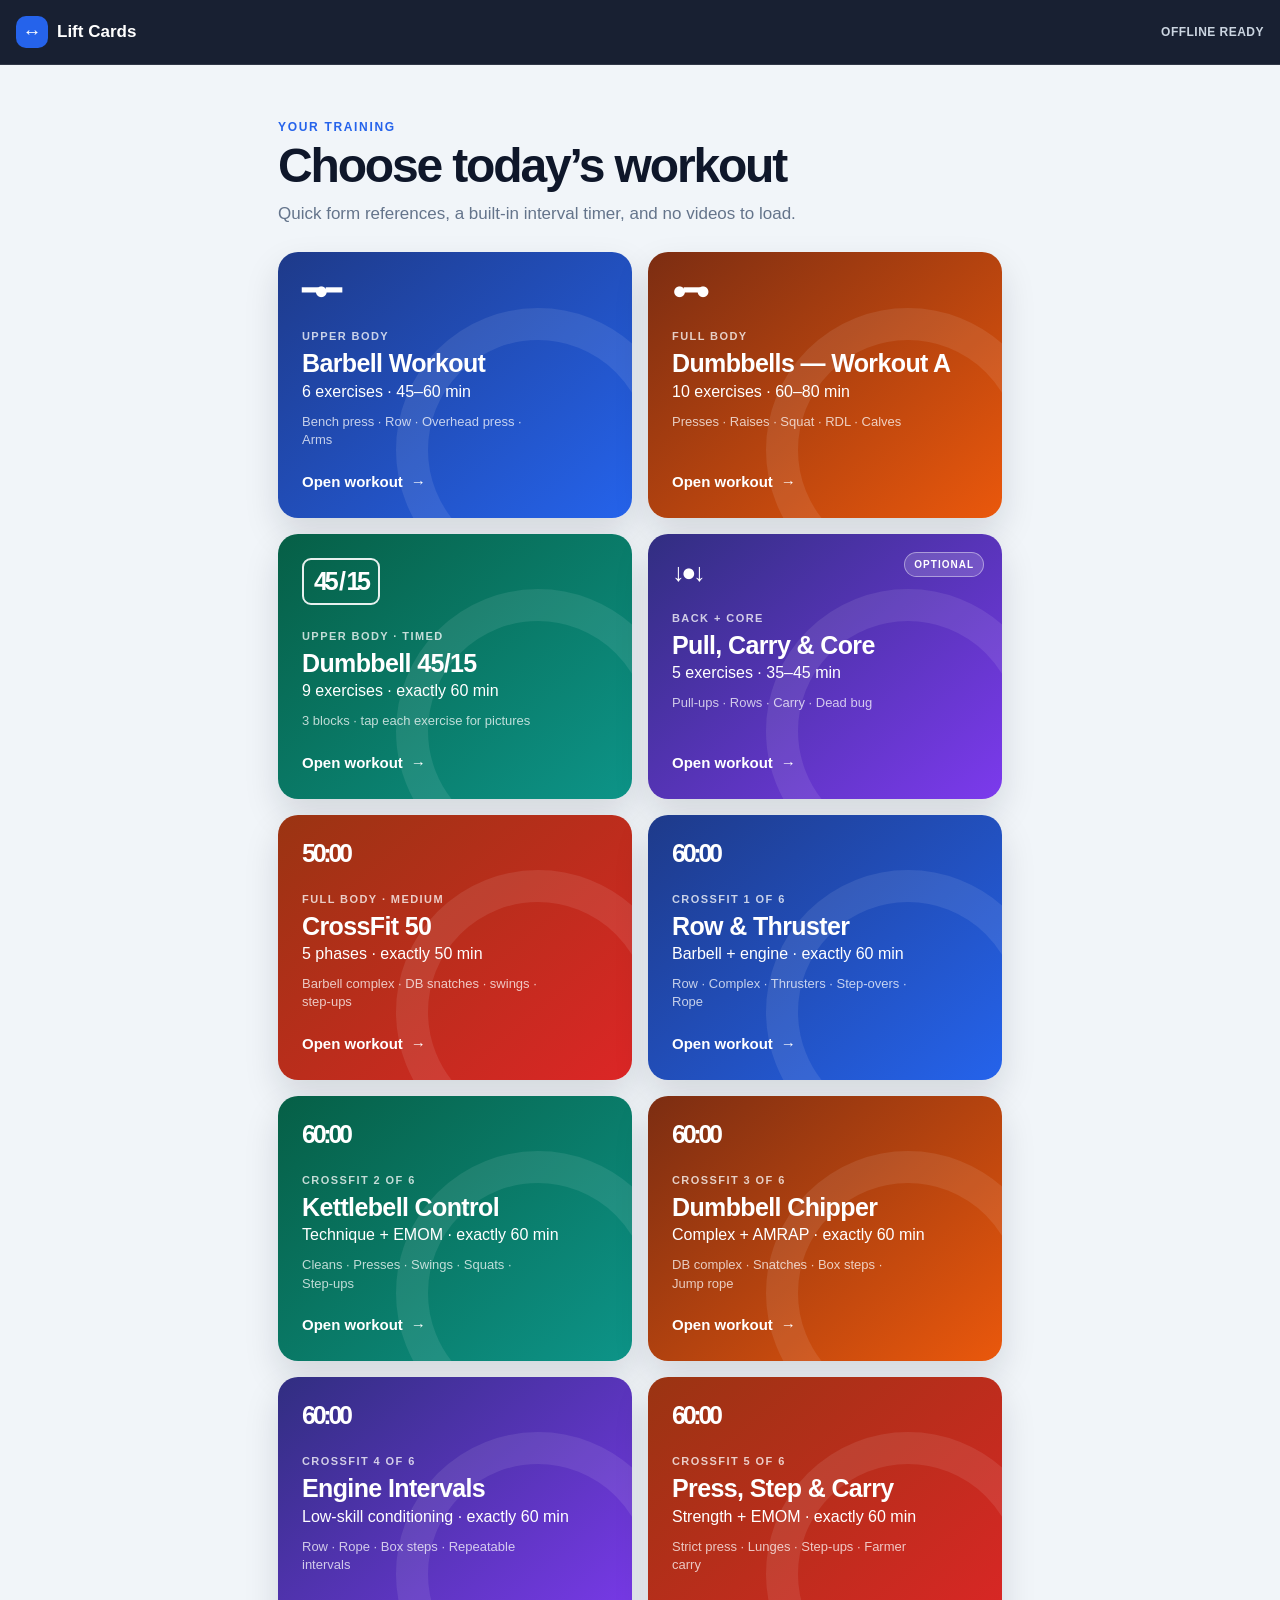
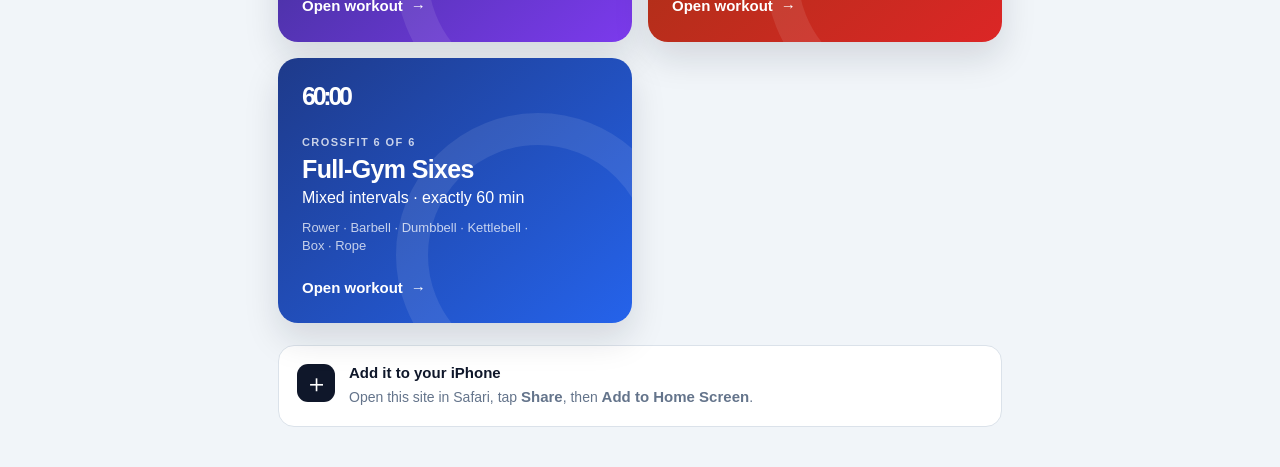
<file: index.html>
<!doctype html>
<html lang="en">
<head>
  <meta charset="utf-8">
  <meta name="viewport" content="width=device-width, initial-scale=1, viewport-fit=cover">
  <meta name="theme-color" content="#0f172a">
  <meta name="apple-mobile-web-app-capable" content="yes">
  <meta name="apple-mobile-web-app-status-bar-style" content="black-translucent">
  <meta name="apple-mobile-web-app-title" content="Lift Cards">
  <title>Lift Cards</title>
  <link rel="manifest" href="manifest.webmanifest">
  <link rel="apple-touch-icon" href="icons/apple-touch-icon.png">
  <link rel="stylesheet" href="styles.css">
  <script src="app.js" defer></script>
</head>
<body class="home-page">
  <header class="app-bar">
    <a class="brand" href="index.html" aria-label="Lift Cards home">
      <span class="brand-mark" aria-hidden="true">↔</span>
      <span>Lift Cards</span>
    </a>
    <span class="offline-label">Offline ready</span>
  </header>

  <main class="home-content">
    <section class="hero">
      <p class="eyebrow">YOUR TRAINING</p>
      <h1>Choose today’s workout</h1>
      <p>Quick form references, a built-in interval timer, and no videos to load.</p>
    </section>

    <section class="workout-grid" aria-label="Available workouts">
      <a class="workout-card barbell-card" href="barbell.html">
        <span class="card-icon" aria-hidden="true">━●━</span>
        <span class="card-kicker">UPPER BODY</span>
        <strong>Barbell Workout</strong>
        <span>6 exercises · 45–60 min</span>
        <span class="exercise-preview">Bench press · Row · Overhead press · Arms</span>
        <span class="open-workout">Open workout <span aria-hidden="true">→</span></span>
      </a>

      <a class="workout-card dumbbell-card" href="dumbbell.html">
        <span class="card-icon" aria-hidden="true">●━●</span>
        <span class="card-kicker">FULL BODY</span>
        <strong>Dumbbells — Workout A</strong>
        <span>10 exercises · 60–80 min</span>
        <span class="exercise-preview">Presses · Raises · Squat · RDL · Calves</span>
        <span class="open-workout">Open workout <span aria-hidden="true">→</span></span>
      </a>

      <a class="workout-card complex-card" href="complex.html">
        <span class="card-icon timer-card-icon" aria-hidden="true">45 / 15</span>
        <span class="card-kicker">UPPER BODY · TIMED</span>
        <strong>Dumbbell 45/15</strong>
        <span>9 exercises · exactly 60 min</span>
        <span class="exercise-preview">3 blocks · tap each exercise for pictures</span>
        <span class="open-workout">Open workout <span aria-hidden="true">→</span></span>
      </a>

      <a class="workout-card pull-card" href="pull-core.html">
        <span class="optional-badge">OPTIONAL</span>
        <span class="card-icon" aria-hidden="true">↓●↓</span>
        <span class="card-kicker">BACK + CORE</span>
        <strong>Pull, Carry &amp; Core</strong>
        <span>5 exercises · 35–45 min</span>
        <span class="exercise-preview">Pull-ups · Rows · Carry · Dead bug</span>
        <span class="open-workout">Open workout <span aria-hidden="true">→</span></span>
      </a>

      <a class="workout-card crossfit-card" href="crossfit.html">
        <span class="card-icon" aria-hidden="true">50:00</span>
        <span class="card-kicker">FULL BODY · MEDIUM</span>
        <strong>CrossFit 50</strong>
        <span>5 phases · exactly 50 min</span>
        <span class="exercise-preview">Barbell complex · DB snatches · swings · step-ups</span>
        <span class="open-workout">Open workout <span aria-hidden="true">→</span></span>
      </a>

      <a class="workout-card barbell-card" href="crossfit-hour-1.html">
        <span class="card-icon" aria-hidden="true">60:00</span>
        <span class="card-kicker">CROSSFIT 1 OF 6</span>
        <strong>Row &amp; Thruster</strong>
        <span>Barbell + engine · exactly 60 min</span>
        <span class="exercise-preview">Row · Complex · Thrusters · Step-overs · Rope</span>
        <span class="open-workout">Open workout <span aria-hidden="true">→</span></span>
      </a>

      <a class="workout-card complex-card" href="crossfit-hour-2.html">
        <span class="card-icon" aria-hidden="true">60:00</span>
        <span class="card-kicker">CROSSFIT 2 OF 6</span>
        <strong>Kettlebell Control</strong>
        <span>Technique + EMOM · exactly 60 min</span>
        <span class="exercise-preview">Cleans · Presses · Swings · Squats · Step-ups</span>
        <span class="open-workout">Open workout <span aria-hidden="true">→</span></span>
      </a>

      <a class="workout-card dumbbell-card" href="crossfit-hour-3.html">
        <span class="card-icon" aria-hidden="true">60:00</span>
        <span class="card-kicker">CROSSFIT 3 OF 6</span>
        <strong>Dumbbell Chipper</strong>
        <span>Complex + AMRAP · exactly 60 min</span>
        <span class="exercise-preview">DB complex · Snatches · Box steps · Jump rope</span>
        <span class="open-workout">Open workout <span aria-hidden="true">→</span></span>
      </a>

      <a class="workout-card pull-card" href="crossfit-hour-4.html">
        <span class="card-icon" aria-hidden="true">60:00</span>
        <span class="card-kicker">CROSSFIT 4 OF 6</span>
        <strong>Engine Intervals</strong>
        <span>Low-skill conditioning · exactly 60 min</span>
        <span class="exercise-preview">Row · Rope · Box steps · Repeatable intervals</span>
        <span class="open-workout">Open workout <span aria-hidden="true">→</span></span>
      </a>

      <a class="workout-card crossfit-card" href="crossfit-hour-5.html">
        <span class="card-icon" aria-hidden="true">60:00</span>
        <span class="card-kicker">CROSSFIT 5 OF 6</span>
        <strong>Press, Step &amp; Carry</strong>
        <span>Strength + EMOM · exactly 60 min</span>
        <span class="exercise-preview">Strict press · Lunges · Step-ups · Farmer carry</span>
        <span class="open-workout">Open workout <span aria-hidden="true">→</span></span>
      </a>

      <a class="workout-card barbell-card" href="crossfit-hour-6.html">
        <span class="card-icon" aria-hidden="true">60:00</span>
        <span class="card-kicker">CROSSFIT 6 OF 6</span>
        <strong>Full-Gym Sixes</strong>
        <span>Mixed intervals · exactly 60 min</span>
        <span class="exercise-preview">Rower · Barbell · Dumbbell · Kettlebell · Box · Rope</span>
        <span class="open-workout">Open workout <span aria-hidden="true">→</span></span>
      </a>
    </section>

    <aside class="install-card" id="install-help">
      <span class="install-icon" aria-hidden="true">＋</span>
      <div>
        <strong>Add it to your iPhone</strong>
        <p>Open this site in Safari, tap <strong>Share</strong>, then <strong>Add to Home Screen</strong>.</p>
      </div>
    </aside>
  </main>
</body>
</html>
</file>
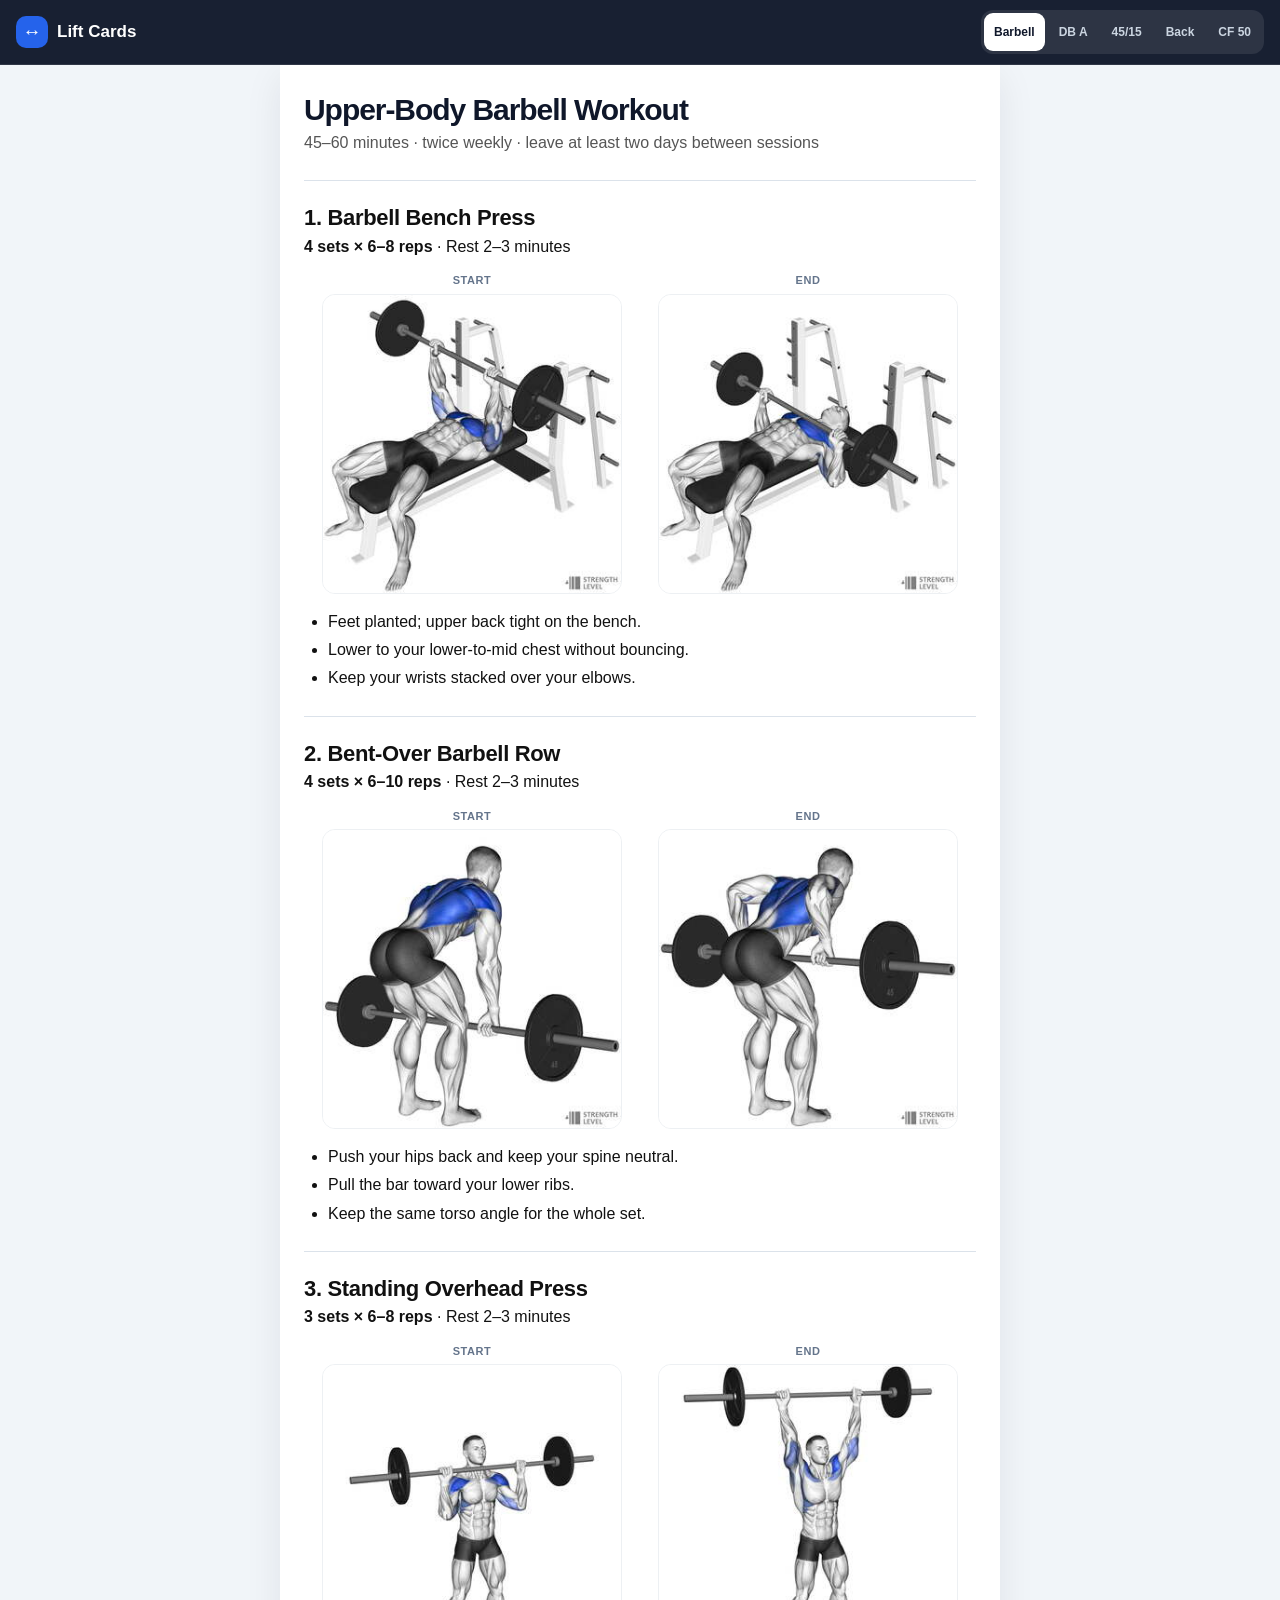
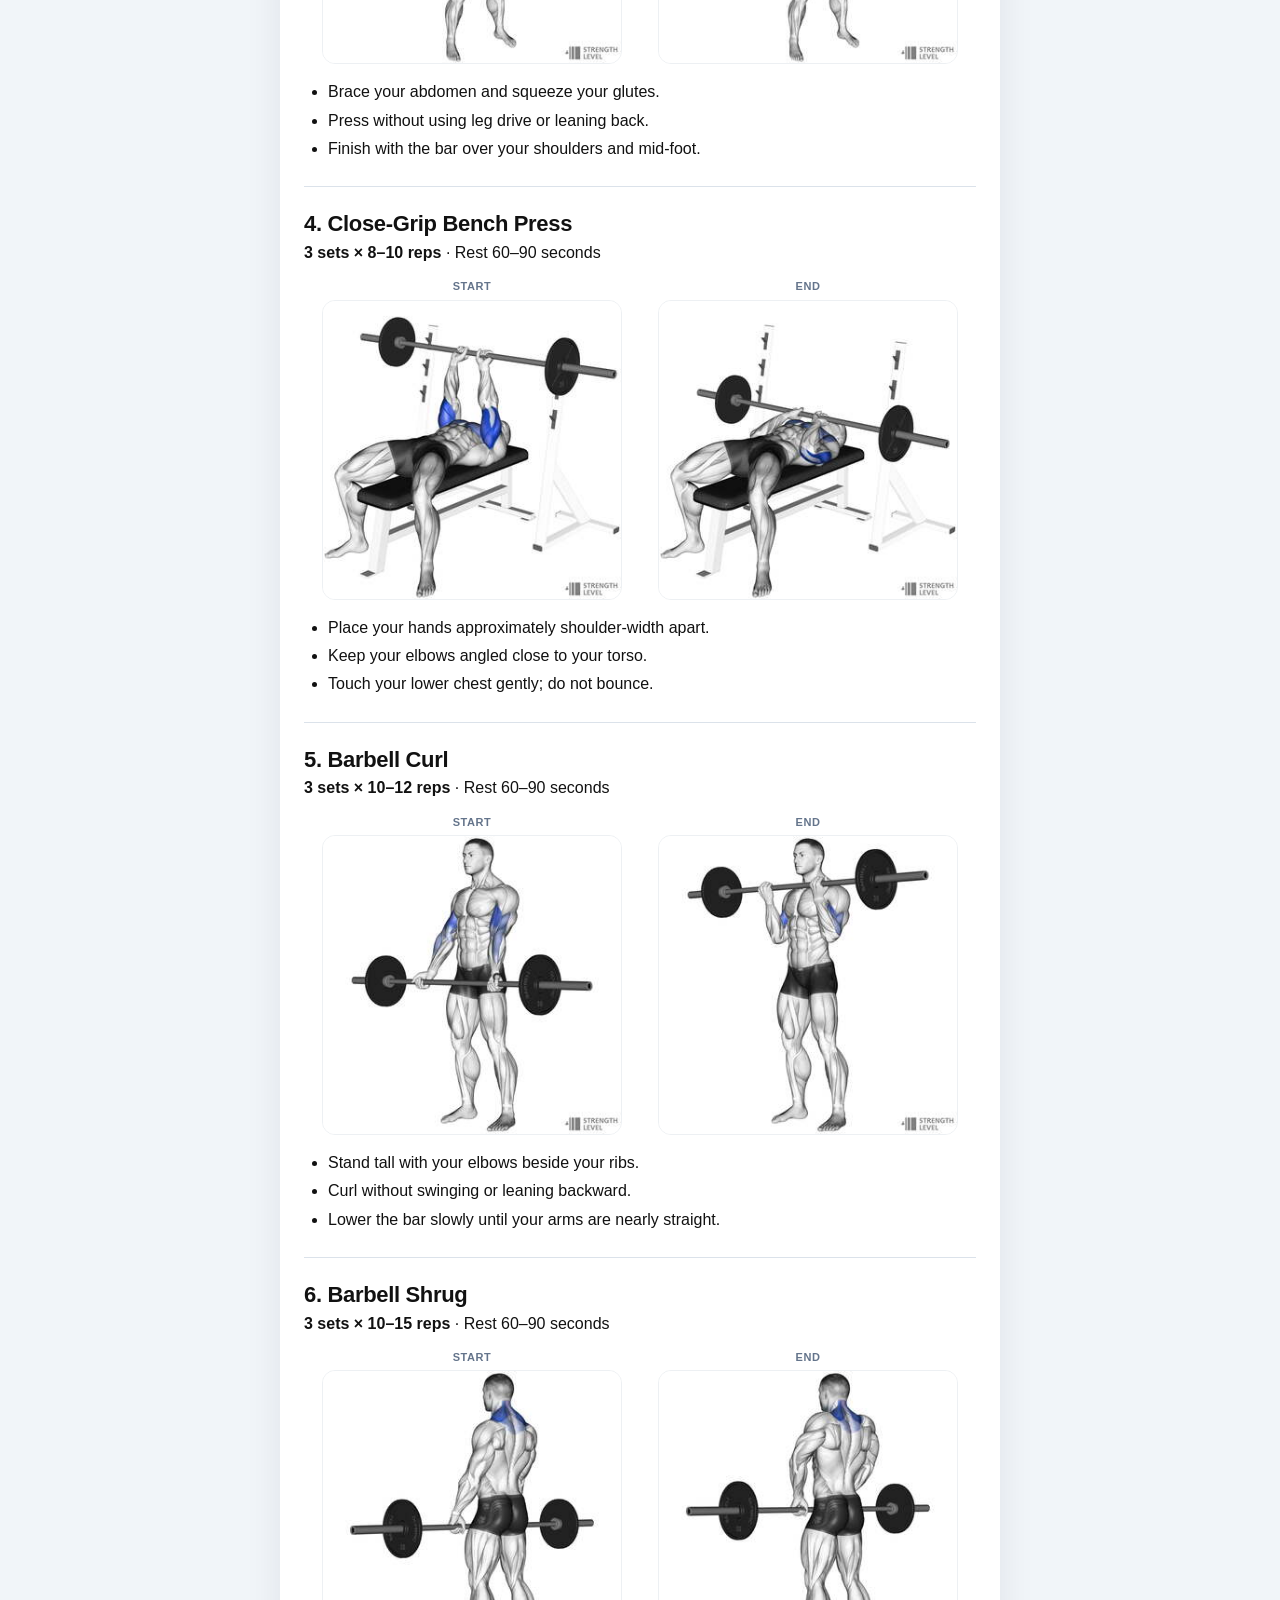
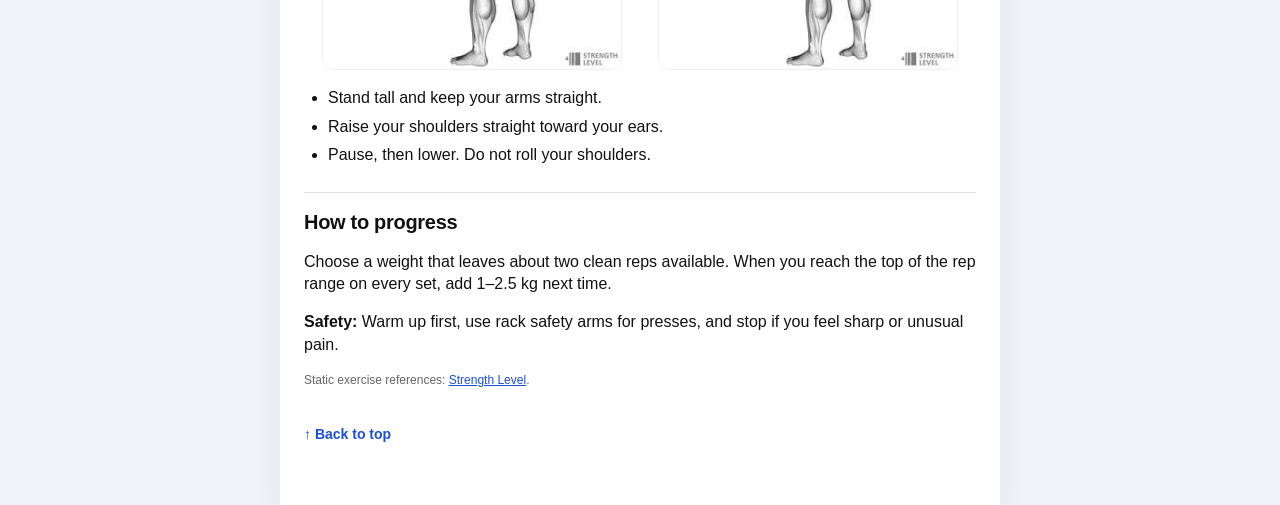
<file: barbell.html>
<!doctype html>
<html lang="en">
<head>
  <meta charset="utf-8">
  <meta name="viewport" content="width=device-width, initial-scale=1, viewport-fit=cover">
  <meta name="theme-color" content="#0f172a">
  <meta name="apple-mobile-web-app-capable" content="yes">
  <meta name="apple-mobile-web-app-status-bar-style" content="black-translucent">
  <meta name="apple-mobile-web-app-title" content="Lift Cards">
  <title>Upper-Body Barbell Workout</title>
  <link rel="manifest" href="manifest.webmanifest">
  <link rel="apple-touch-icon" href="icons/apple-touch-icon.png">
  <link rel="stylesheet" href="styles.css">
  <script src="app.js" defer></script>
</head>
<body id="top" class="workout-page" data-page="barbell" style="margin:0; padding:24px; background:#ffffff; color:#111111; font-family:-apple-system, BlinkMacSystemFont, Helvetica, Arial, sans-serif; line-height:1.4;">
  <header class="app-bar">
    <a class="brand" href="index.html" aria-label="Lift Cards home">
      <span class="brand-mark" aria-hidden="true">↔</span>
      <span>Lift Cards</span>
    </a>
    <nav class="workout-switcher" aria-label="Workouts">
      <a class="mobile-home" href="index.html">Home</a>
      <a href="barbell.html" data-page-link="barbell">Barbell</a>
      <a href="dumbbell.html" data-page-link="dumbbell">DB A</a>
      <a href="complex.html" data-page-link="complex">45/15</a>
      <a href="pull-core.html" data-page-link="pull-core">Back</a>
      <a href="crossfit.html" data-page-link="crossfit">CF 50</a>
    </nav>
  </header>
  <div class="workout-content" style="max-width:680px; margin:0 auto;">
    <h1 style="margin:0 0 6px; font-size:30px;">Upper-Body Barbell Workout</h1>
    <p style="margin:0 0 24px; color:#555555;">45–60 minutes · twice weekly · leave at least two days between sessions</p>

    <hr>

    <h2 style="margin:24px 0 4px; font-size:22px;">1. Barbell Bench Press</h2>
    <p style="margin:0 0 10px;"><strong>4 sets × 6–8 reps</strong> · Rest 2–3 minutes</p>
    <table role="presentation" width="100%" cellpadding="4" cellspacing="0">
      <tr>
        <td width="50%" align="center" valign="top"><strong>START</strong><br><img src="assets/barbell/bench-start.jpg" width="300" height="300" alt="Bench press start position"></td>
        <td width="50%" align="center" valign="top"><strong>END</strong><br><img src="assets/barbell/bench-end.jpg" width="300" height="300" alt="Bench press bottom position"></td>
      </tr>
    </table>
    <ul>
      <li>Feet planted; upper back tight on the bench.</li>
      <li>Lower to your lower-to-mid chest without bouncing.</li>
      <li>Keep your wrists stacked over your elbows.</li>
    </ul>

    <hr>

    <h2 style="margin:24px 0 4px; font-size:22px;">2. Bent-Over Barbell Row</h2>
    <p style="margin:0 0 10px;"><strong>4 sets × 6–10 reps</strong> · Rest 2–3 minutes</p>
    <table role="presentation" width="100%" cellpadding="4" cellspacing="0">
      <tr>
        <td width="50%" align="center" valign="top"><strong>START</strong><br><img src="assets/barbell/row-start.jpg" width="300" height="300" alt="Bent-over row start position"></td>
        <td width="50%" align="center" valign="top"><strong>END</strong><br><img src="assets/barbell/row-end.jpg" width="300" height="300" alt="Bent-over row top position"></td>
      </tr>
    </table>
    <ul>
      <li>Push your hips back and keep your spine neutral.</li>
      <li>Pull the bar toward your lower ribs.</li>
      <li>Keep the same torso angle for the whole set.</li>
    </ul>

    <hr>

    <h2 style="margin:24px 0 4px; font-size:22px;">3. Standing Overhead Press</h2>
    <p style="margin:0 0 10px;"><strong>3 sets × 6–8 reps</strong> · Rest 2–3 minutes</p>
    <table role="presentation" width="100%" cellpadding="4" cellspacing="0">
      <tr>
        <td width="50%" align="center" valign="top"><strong>START</strong><br><img src="assets/barbell/overhead-start.jpg" width="300" height="300" alt="Overhead press start position"></td>
        <td width="50%" align="center" valign="top"><strong>END</strong><br><img src="assets/barbell/overhead-end.jpg" width="300" height="300" alt="Overhead press lockout position"></td>
      </tr>
    </table>
    <ul>
      <li>Brace your abdomen and squeeze your glutes.</li>
      <li>Press without using leg drive or leaning back.</li>
      <li>Finish with the bar over your shoulders and mid-foot.</li>
    </ul>

    <hr>

    <h2 style="margin:24px 0 4px; font-size:22px;">4. Close-Grip Bench Press</h2>
    <p style="margin:0 0 10px;"><strong>3 sets × 8–10 reps</strong> · Rest 60–90 seconds</p>
    <table role="presentation" width="100%" cellpadding="4" cellspacing="0">
      <tr>
        <td width="50%" align="center" valign="top"><strong>START</strong><br><img src="assets/barbell/close-grip-start.jpg" width="300" height="300" alt="Close-grip bench press start position"></td>
        <td width="50%" align="center" valign="top"><strong>END</strong><br><img src="assets/barbell/close-grip-end.jpg" width="300" height="300" alt="Close-grip bench press bottom position"></td>
      </tr>
    </table>
    <ul>
      <li>Place your hands approximately shoulder-width apart.</li>
      <li>Keep your elbows angled close to your torso.</li>
      <li>Touch your lower chest gently; do not bounce.</li>
    </ul>

    <hr>

    <h2 style="margin:24px 0 4px; font-size:22px;">5. Barbell Curl</h2>
    <p style="margin:0 0 10px;"><strong>3 sets × 10–12 reps</strong> · Rest 60–90 seconds</p>
    <table role="presentation" width="100%" cellpadding="4" cellspacing="0">
      <tr>
        <td width="50%" align="center" valign="top"><strong>START</strong><br><img src="assets/barbell/curl-start.jpg" width="300" height="300" alt="Barbell curl start position"></td>
        <td width="50%" align="center" valign="top"><strong>END</strong><br><img src="assets/barbell/curl-end.jpg" width="300" height="300" alt="Barbell curl top position"></td>
      </tr>
    </table>
    <ul>
      <li>Stand tall with your elbows beside your ribs.</li>
      <li>Curl without swinging or leaning backward.</li>
      <li>Lower the bar slowly until your arms are nearly straight.</li>
    </ul>

    <hr>

    <h2 style="margin:24px 0 4px; font-size:22px;">6. Barbell Shrug</h2>
    <p style="margin:0 0 10px;"><strong>3 sets × 10–15 reps</strong> · Rest 60–90 seconds</p>
    <table role="presentation" width="100%" cellpadding="4" cellspacing="0">
      <tr>
        <td width="50%" align="center" valign="top"><strong>START</strong><br><img src="assets/barbell/shrug-start.jpg" width="300" height="300" alt="Barbell shrug start position"></td>
        <td width="50%" align="center" valign="top"><strong>END</strong><br><img src="assets/barbell/shrug-end.jpg" width="300" height="300" alt="Barbell shrug top position"></td>
      </tr>
    </table>
    <ul>
      <li>Stand tall and keep your arms straight.</li>
      <li>Raise your shoulders straight toward your ears.</li>
      <li>Pause, then lower. Do not roll your shoulders.</li>
    </ul>

    <hr>

    <h2 style="font-size:20px;">How to progress</h2>
    <p>Choose a weight that leaves about two clean reps available. When you reach the top of the rep range on every set, add 1–2.5 kg next time.</p>
    <p><strong>Safety:</strong> Warm up first, use rack safety arms for presses, and stop if you feel sharp or unusual pain.</p>
    <p style="color:#666666; font-size:12px;">Static exercise references: <a href="https://strengthlevel.com/exercises/bench-press">Strength Level</a>.</p>
    <a class="back-to-top" href="#top">↑ Back to top</a>
  </div>
</body>
</html>
</file>
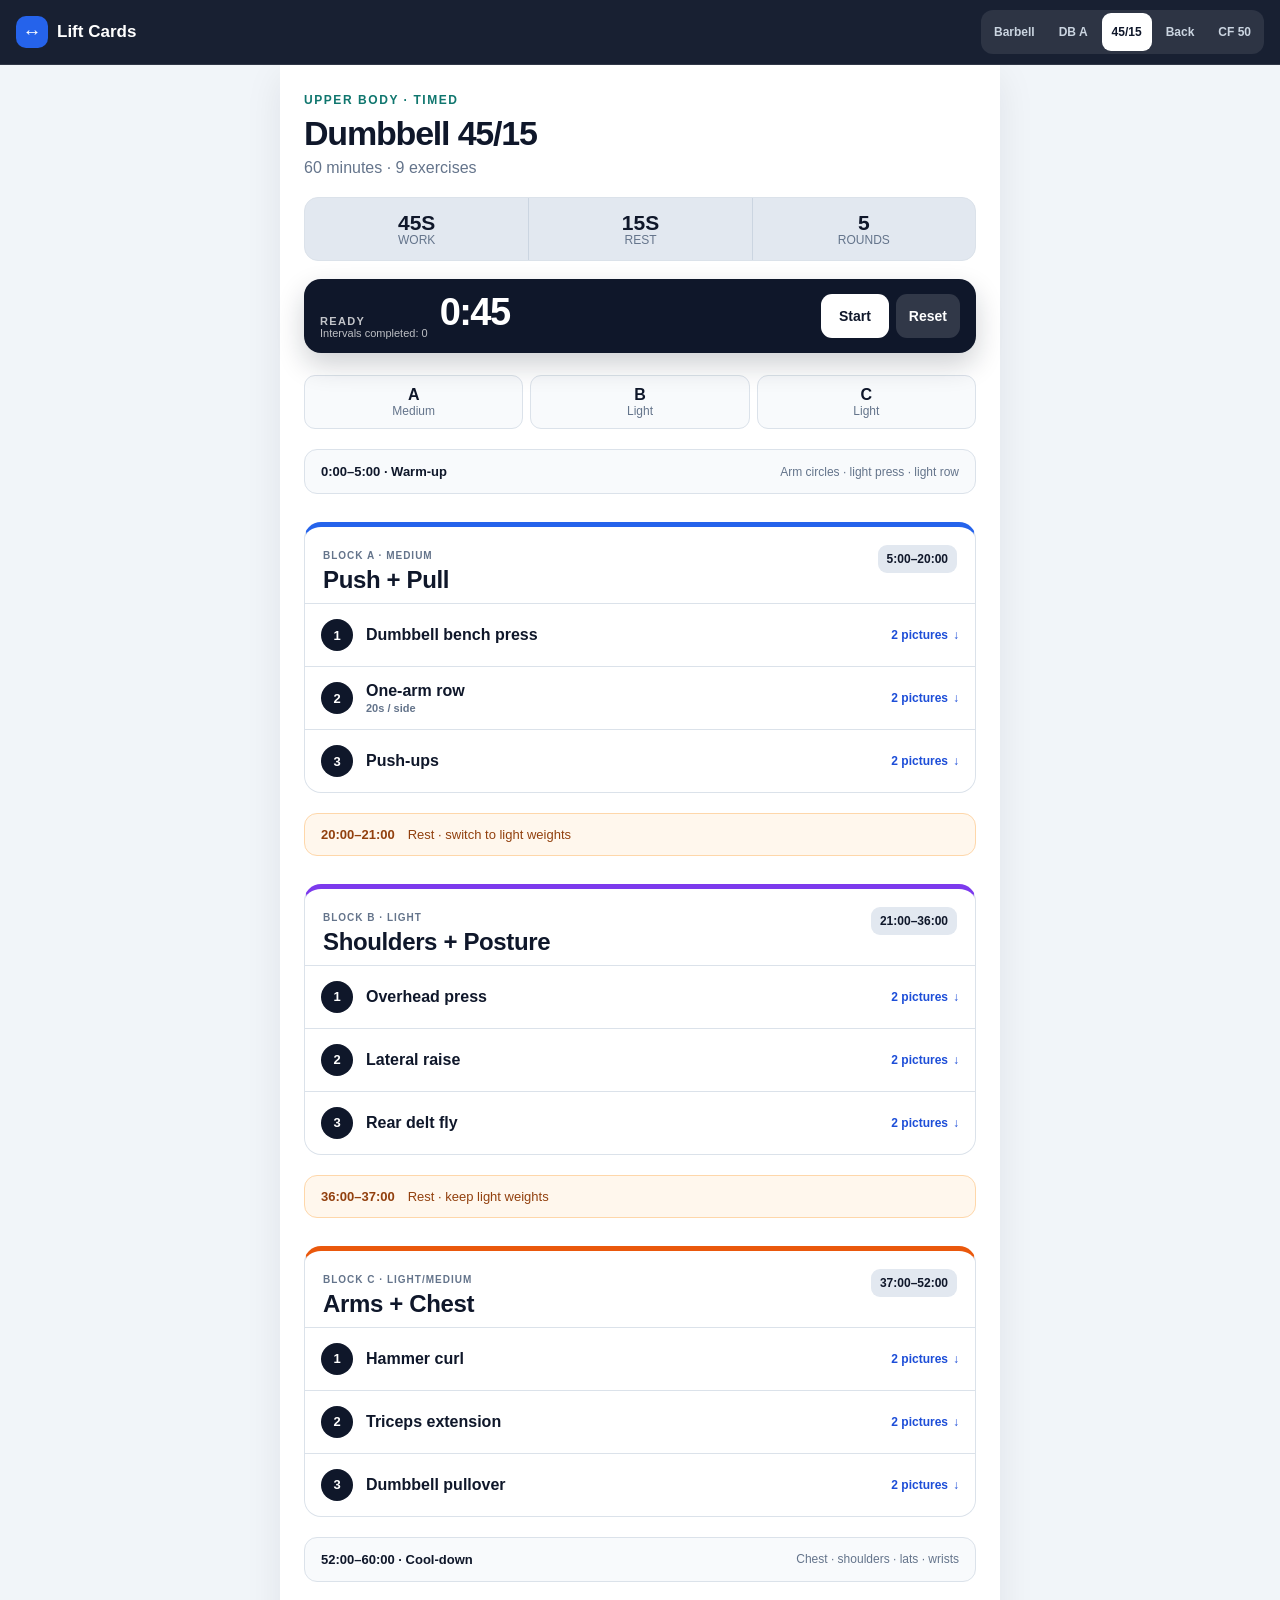
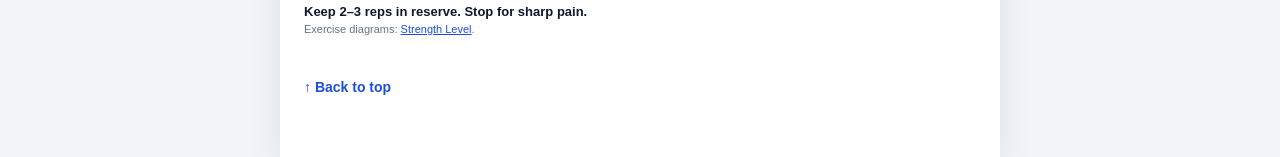
<file: complex.html>
<!doctype html>
<html lang="en">
<head>
  <meta charset="utf-8">
  <meta name="viewport" content="width=device-width, initial-scale=1, viewport-fit=cover">
  <meta name="theme-color" content="#0f172a">
  <meta name="apple-mobile-web-app-capable" content="yes">
  <meta name="apple-mobile-web-app-status-bar-style" content="black-translucent">
  <meta name="apple-mobile-web-app-title" content="Lift Cards">
  <title>Dumbbell 45/15</title>
  <link rel="manifest" href="manifest.webmanifest">
  <link rel="apple-touch-icon" href="icons/apple-touch-icon.png">
  <link rel="stylesheet" href="styles.css">
  <script src="app.js" defer></script>
  <script src="interval-timer.js" defer></script>
</head>
<body id="top" class="workout-page" data-page="complex">
  <header class="app-bar">
    <a class="brand" href="index.html" aria-label="Lift Cards home">
      <span class="brand-mark" aria-hidden="true">↔</span>
      <span>Lift Cards</span>
    </a>
    <nav class="workout-switcher" aria-label="Workouts">
      <a class="mobile-home" href="index.html">Home</a>
      <a href="barbell.html" data-page-link="barbell">Barbell</a>
      <a href="dumbbell.html" data-page-link="dumbbell">DB A</a>
      <a href="complex.html" data-page-link="complex">45/15</a>
      <a href="pull-core.html" data-page-link="pull-core">Back</a>
      <a href="crossfit.html" data-page-link="crossfit">CF 50</a>
    </nav>
  </header>

  <main class="workout-content complex-workout">
    <p class="eyebrow">UPPER BODY · TIMED</p>
    <h1>Dumbbell 45/15</h1>
    <p class="workout-deck">60 minutes · 9 exercises</p>

    <div class="format-strip" aria-label="Workout format">
      <span><strong>45s</strong> work</span>
      <span><strong>15s</strong> rest</span>
      <span><strong>5</strong> rounds</span>
    </div>

    <section class="interval-timer" data-interval-timer data-phase="ready" aria-label="45 second work and 15 second rest timer">
      <div class="timer-readout" aria-live="polite">
        <span data-timer-status>READY</span>
        <strong data-timer-display>0:45</strong>
        <small>Intervals completed: <span data-timer-count>0</span></small>
      </div>
      <div class="timer-actions">
        <button type="button" data-timer-toggle>Start</button>
        <button type="button" class="timer-reset" data-timer-reset>Reset</button>
      </div>
    </section>

    <div class="weight-strip"><span><strong>A</strong> Medium</span><span><strong>B</strong> Light</span><span><strong>C</strong> Light</span></div>

    <section class="mini-phase">
      <strong>0:00–5:00 · Warm-up</strong>
      <span>Arm circles · light press · light row</span>
    </section>

    <section class="complex-block block-a">
      <div class="block-heading">
        <div>
          <span class="block-label">BLOCK A · MEDIUM</span>
          <h2>Push + Pull</h2>
        </div>
        <strong>5:00–20:00</strong>
      </div>
      <div class="exercise-links">
        <details class="exercise-link">
          <summary><span class="exercise-number">1</span><strong>Dumbbell bench press</strong><span class="picture-link">2 pictures</span></summary>
          <div class="position-grid">
            <figure><figcaption>START</figcaption><img src="assets/dumbbell/dumbbell-bench-press-2.jpg" alt="Dumbbell bench press start position"></figure>
            <figure><figcaption>END</figcaption><img src="assets/dumbbell/dumbbell-bench-press-1.jpg" alt="Dumbbell bench press bottom position"></figure>
          </div>
        </details>
        <details class="exercise-link">
          <summary><span class="exercise-number">2</span><strong>One-arm row <small>20s / side</small></strong><span class="picture-link">2 pictures</span></summary>
          <div class="position-grid">
            <figure><figcaption>START</figcaption><img src="assets/complex/row-start.jpg" alt="One-arm dumbbell row start position"></figure>
            <figure><figcaption>END</figcaption><img src="assets/complex/row-end.jpg" alt="One-arm dumbbell row end position"></figure>
          </div>
        </details>
        <details class="exercise-link">
          <summary><span class="exercise-number">3</span><strong>Push-ups</strong><span class="picture-link">2 pictures</span></summary>
          <div class="position-grid">
            <figure><figcaption>START</figcaption><img src="assets/complex/pushup-start.jpg" alt="Push-up start position"></figure>
            <figure><figcaption>END</figcaption><img src="assets/complex/pushup-end.jpg" alt="Push-up bottom position"></figure>
          </div>
        </details>
      </div>
    </section>

    <div class="break-card"><strong>20:00–21:00</strong><span>Rest · switch to light weights</span></div>

    <section class="complex-block block-b">
      <div class="block-heading">
        <div>
          <span class="block-label">BLOCK B · LIGHT</span>
          <h2>Shoulders + Posture</h2>
        </div>
        <strong>21:00–36:00</strong>
      </div>
      <div class="exercise-links">
        <details class="exercise-link">
          <summary><span class="exercise-number">1</span><strong>Overhead press</strong><span class="picture-link">2 pictures</span></summary>
          <div class="position-grid">
            <figure><figcaption>START</figcaption><img src="assets/dumbbell/dumbbell-shoulder-press-1.jpg" alt="Dumbbell overhead press start position"></figure>
            <figure><figcaption>END</figcaption><img src="assets/dumbbell/dumbbell-shoulder-press-2.jpg" alt="Dumbbell overhead press end position"></figure>
          </div>
        </details>
        <details class="exercise-link">
          <summary><span class="exercise-number">2</span><strong>Lateral raise</strong><span class="picture-link">2 pictures</span></summary>
          <div class="position-grid">
            <figure><figcaption>START</figcaption><img src="assets/dumbbell/dumbbell-lateral-raise-1.jpg" alt="Dumbbell lateral raise start position"></figure>
            <figure><figcaption>END</figcaption><img src="assets/dumbbell/dumbbell-lateral-raise-2.jpg" alt="Dumbbell lateral raise end position"></figure>
          </div>
        </details>
        <details class="exercise-link">
          <summary><span class="exercise-number">3</span><strong>Rear delt fly</strong><span class="picture-link">2 pictures</span></summary>
          <div class="position-grid">
            <figure><figcaption>START</figcaption><img src="assets/dumbbell/dumbbell-reverse-fly-1.jpg" alt="Rear delt fly start position"></figure>
            <figure><figcaption>END</figcaption><img src="assets/dumbbell/dumbbell-reverse-fly-2.jpg" alt="Rear delt fly end position"></figure>
          </div>
        </details>
      </div>
    </section>

    <div class="break-card"><strong>36:00–37:00</strong><span>Rest · keep light weights</span></div>

    <section class="complex-block block-c">
      <div class="block-heading">
        <div>
          <span class="block-label">BLOCK C · LIGHT/MEDIUM</span>
          <h2>Arms + Chest</h2>
        </div>
        <strong>37:00–52:00</strong>
      </div>
      <div class="exercise-links">
        <details class="exercise-link">
          <summary><span class="exercise-number">1</span><strong>Hammer curl</strong><span class="picture-link">2 pictures</span></summary>
          <div class="position-grid">
            <figure><figcaption>START</figcaption><img src="assets/complex/hammer-start.jpg" alt="Hammer curl start position"></figure>
            <figure><figcaption>END</figcaption><img src="assets/complex/hammer-end.jpg" alt="Hammer curl end position"></figure>
          </div>
        </details>
        <details class="exercise-link">
          <summary><span class="exercise-number">2</span><strong>Triceps extension</strong><span class="picture-link">2 pictures</span></summary>
          <div class="position-grid">
            <figure><figcaption>START</figcaption><img src="assets/dumbbell/dumbbell-tricep-extension-1.jpg" alt="Overhead triceps extension lowered position"></figure>
            <figure><figcaption>END</figcaption><img src="assets/dumbbell/dumbbell-tricep-extension-2.jpg" alt="Overhead triceps extension raised position"></figure>
          </div>
        </details>
        <details class="exercise-link">
          <summary><span class="exercise-number">3</span><strong>Dumbbell pullover</strong><span class="picture-link">2 pictures</span></summary>
          <div class="position-grid">
            <figure><figcaption>START</figcaption><img src="assets/dumbbell/dumbbell-pullover-1.jpg" alt="Dumbbell pullover start position"></figure>
            <figure><figcaption>END</figcaption><img src="assets/dumbbell/dumbbell-pullover-2.jpg" alt="Dumbbell pullover end position"></figure>
          </div>
        </details>
      </div>
    </section>

    <section class="mini-phase">
      <strong>52:00–60:00 · Cool-down</strong>
      <span>Chest · shoulders · lats · wrists</span>
    </section>

    <p class="compact-safety">Keep 2–3 reps in reserve. Stop for sharp pain.</p>
    <p class="image-credit">Exercise diagrams: <a href="https://strengthlevel.com/exercises" target="_blank" rel="noopener">Strength Level</a>.</p>

    <a class="back-to-top" href="#top">↑ Back to top</a>
  </main>
</body>
</html>
</file>
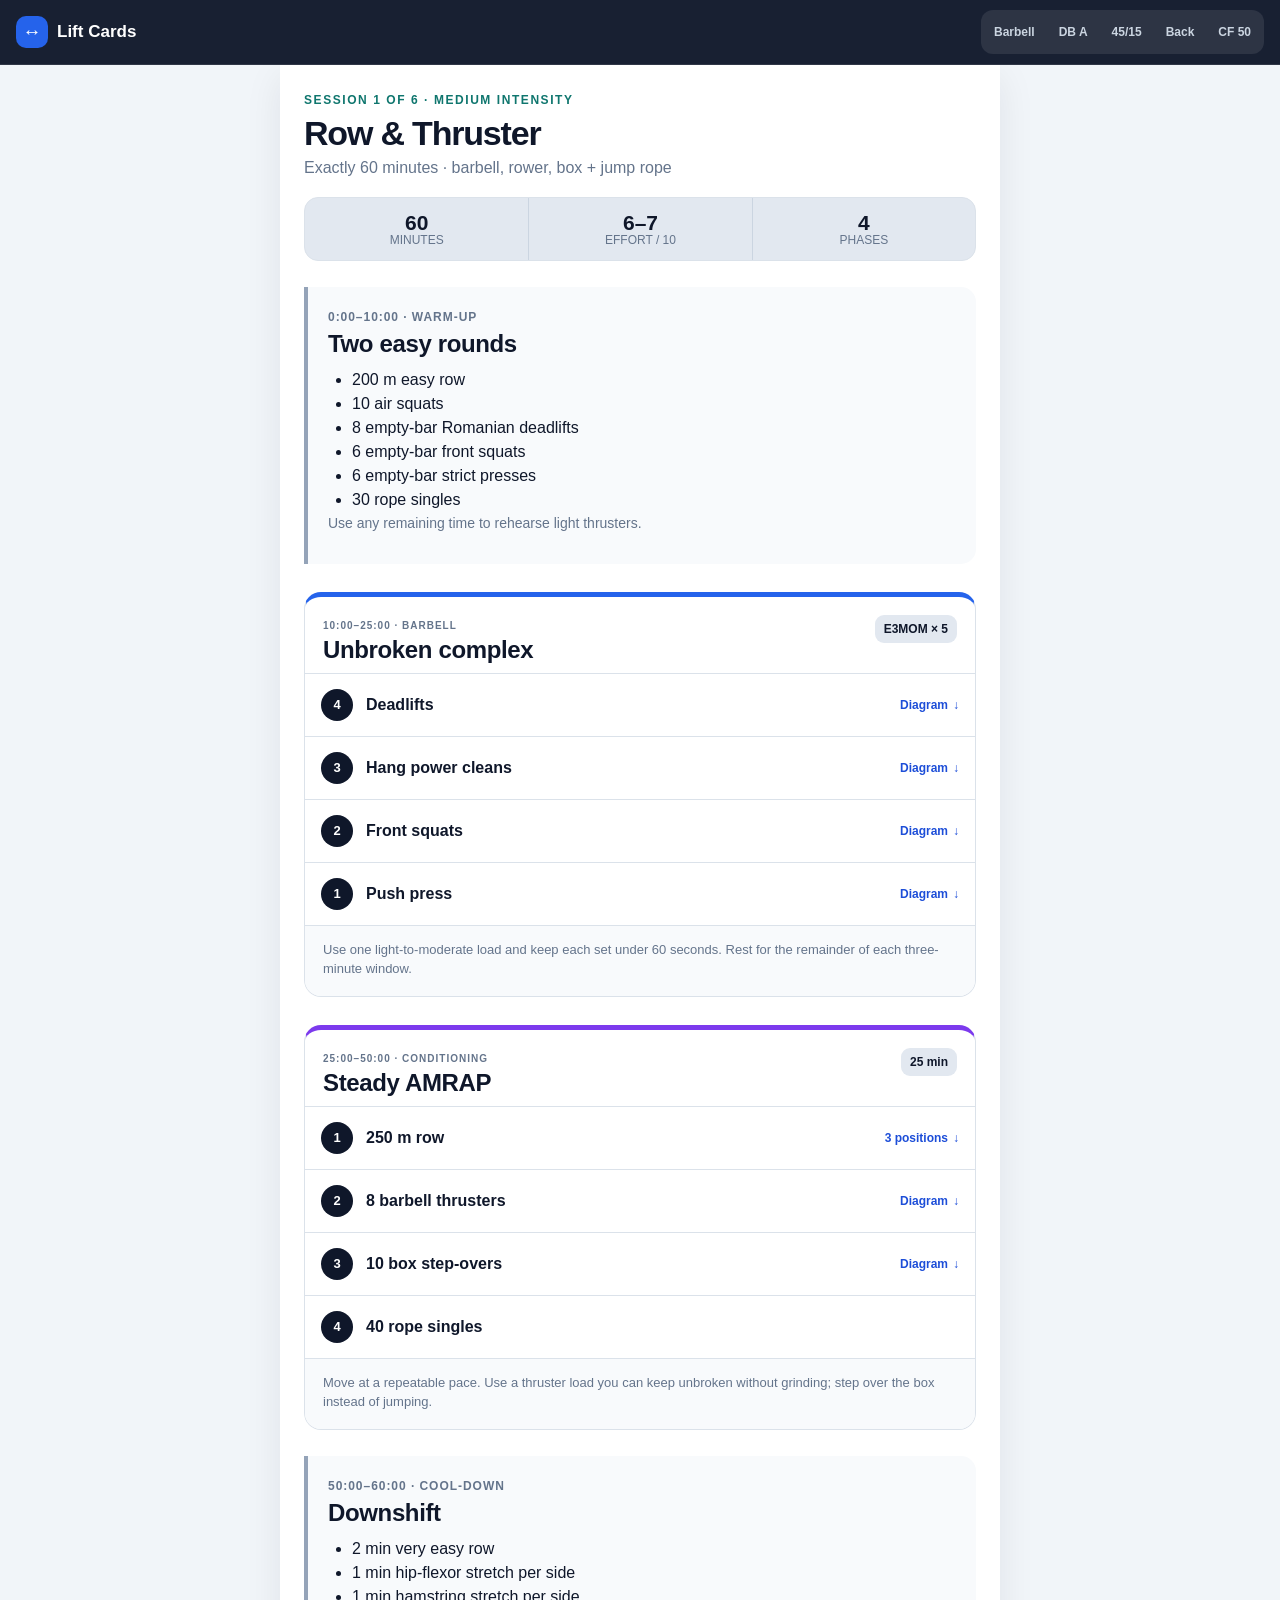
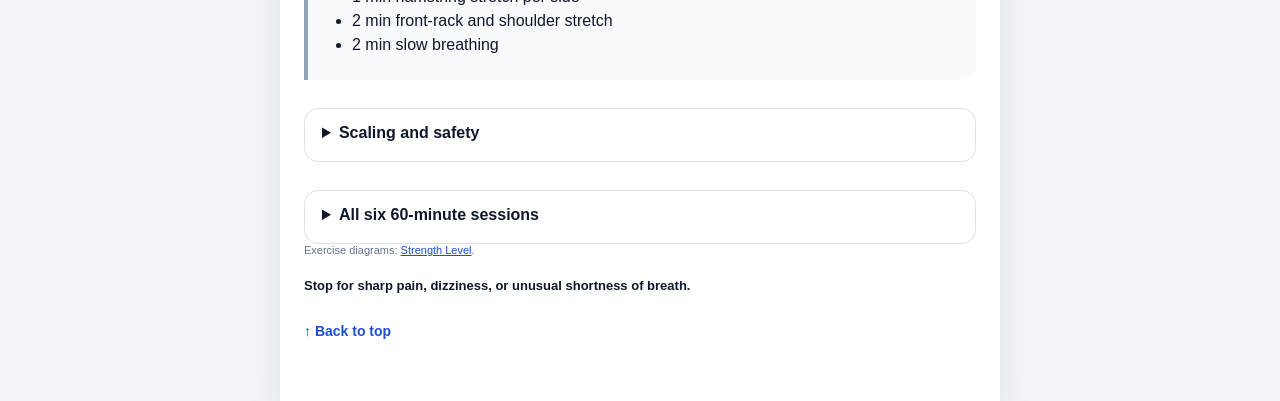
<file: crossfit-hour-1.html>
<!doctype html>
<html lang="en">
<head>
  <meta charset="utf-8">
  <meta name="viewport" content="width=device-width, initial-scale=1, viewport-fit=cover">
  <meta name="theme-color" content="#0f172a">
  <meta name="apple-mobile-web-app-capable" content="yes">
  <meta name="apple-mobile-web-app-status-bar-style" content="black-translucent">
  <meta name="apple-mobile-web-app-title" content="Lift Cards">
  <title>Row &amp; Thruster · CrossFit 60</title>
  <link rel="manifest" href="manifest.webmanifest">
  <link rel="apple-touch-icon" href="icons/apple-touch-icon.png">
  <link rel="stylesheet" href="styles.css">
  <script src="app.js" defer></script>
</head>
<body id="top" class="workout-page" data-page="crossfit-hour">
  <header class="app-bar">
    <a class="brand" href="index.html" aria-label="Lift Cards home"><span class="brand-mark" aria-hidden="true">↔</span><span>Lift Cards</span></a>
    <nav class="workout-switcher" aria-label="Workouts">
      <a class="mobile-home" href="index.html">Home</a>
      <a href="barbell.html" data-page-link="barbell">Barbell</a>
      <a href="dumbbell.html" data-page-link="dumbbell">DB A</a>
      <a href="complex.html" data-page-link="complex">45/15</a>
      <a href="pull-core.html" data-page-link="pull-core">Back</a>
      <a href="crossfit.html" data-page-link="crossfit">CF 50</a>
    </nav>
  </header>

  <main class="workout-content complex-workout">
    <p class="eyebrow">SESSION 1 OF 6 · MEDIUM INTENSITY</p>
    <h1>Row &amp; Thruster</h1>
    <p class="workout-deck">Exactly 60 minutes · barbell, rower, box + jump rope</p>

    <div class="format-strip" aria-label="Workout format">
      <span><strong>60</strong> minutes</span>
      <span><strong>6–7</strong> effort / 10</span>
      <span><strong>4</strong> phases</span>
    </div>

    <section class="timeline-section">
      <span class="section-time">0:00–10:00 · WARM-UP</span>
      <h2>Two easy rounds</h2>
      <ul class="compact-list">
        <li>200 m easy row</li>
        <li>10 air squats</li>
        <li>8 empty-bar Romanian deadlifts</li>
        <li>6 empty-bar front squats</li>
        <li>6 empty-bar strict presses</li>
        <li>30 rope singles</li>
      </ul>
      <p class="section-rule">Use any remaining time to rehearse light thrusters.</p>
    </section>

    <section class="complex-block">
      <div class="block-heading"><div><span class="block-label">10:00–25:00 · BARBELL</span><h2>Unbroken complex</h2></div><strong>E3MOM × 5</strong></div>
      <div class="exercise-links">
        <details class="exercise-link"><summary><span class="exercise-number">4</span><strong>Deadlifts</strong><span class="picture-link">Diagram</span></summary><div class="position-grid single-position"><figure><figcaption>FINISH POSITION</figcaption><img src="assets/crossfit/deadlift.jpg" loading="lazy" alt="Barbell deadlift standing finish position"></figure></div></details>
        <details class="exercise-link"><summary><span class="exercise-number">3</span><strong>Hang power cleans</strong><span class="picture-link">Diagram</span></summary><div class="position-grid single-position"><figure><figcaption>RECEIVE POSITION</figcaption><img src="assets/crossfit/hang-power-clean.jpg" loading="lazy" alt="Barbell hang power clean receiving position"></figure></div></details>
        <details class="exercise-link"><summary><span class="exercise-number">2</span><strong>Front squats</strong><span class="picture-link">Diagram</span></summary><div class="position-grid single-position"><figure><figcaption>BOTTOM POSITION</figcaption><img src="assets/crossfit/front-squat.jpg" loading="lazy" alt="Barbell front squat bottom position"></figure></div></details>
        <details class="exercise-link"><summary><span class="exercise-number">1</span><strong>Push press</strong><span class="picture-link">Diagram</span></summary><div class="position-grid single-position"><figure><figcaption>DIP POSITION</figcaption><img src="assets/crossfit/push-press.jpg" loading="lazy" alt="Barbell push press dip position"></figure></div></details>
      </div>
      <p class="block-note">Use one light-to-moderate load and keep each set under 60 seconds. Rest for the remainder of each three-minute window.</p>
    </section>

    <section class="complex-block block-b">
      <div class="block-heading"><div><span class="block-label">25:00–50:00 · CONDITIONING</span><h2>Steady AMRAP</h2></div><strong>25 min</strong></div>
      <div class="exercise-links">
        <details class="exercise-link"><summary><span class="exercise-number">1</span><strong>250 m row</strong><span class="picture-link">3 positions</span></summary><div class="position-grid single-position technique-strip"><figure><figcaption>CATCH · DRIVE · FINISH</figcaption><img src="assets/crossfit/rowing-technique.jpg" loading="lazy" alt="Rowing machine technique showing catch, drive, and finish positions"></figure></div></details>
        <details class="exercise-link"><summary><span class="exercise-number">2</span><strong>8 barbell thrusters</strong><span class="picture-link">Diagram</span></summary><div class="position-grid single-position"><figure><figcaption>BOTTOM POSITION</figcaption><img src="assets/crossfit/thruster.jpg" loading="lazy" alt="Barbell thruster bottom position"></figure></div></details>
        <details class="exercise-link"><summary><span class="exercise-number">3</span><strong>10 box step-overs</strong><span class="picture-link">Diagram</span></summary><div class="position-grid single-position"><figure><figcaption>STEP POSITION</figcaption><img src="assets/crossfit/step-up.jpg" loading="lazy" alt="Box step-up position with the whole lead foot planted"></figure></div></details>
        <div class="exercise-link"><div class="workout-movement"><span class="exercise-number">4</span><strong>40 rope singles</strong></div></div>
      </div>
      <p class="block-note">Move at a repeatable pace. Use a thruster load you can keep unbroken without grinding; step over the box instead of jumping.</p>
    </section>

    <section class="timeline-section">
      <span class="section-time">50:00–60:00 · COOL-DOWN</span>
      <h2>Downshift</h2>
      <ul class="compact-list">
        <li>2 min very easy row</li>
        <li>1 min hip-flexor stretch per side</li>
        <li>1 min hamstring stretch per side</li>
        <li>2 min front-rack and shoulder stretch</li>
        <li>2 min slow breathing</li>
      </ul>
    </section>

    <details class="workout-notes"><summary>Scaling and safety</summary><div><p>Reduce rowing distance, thruster reps, rope reps, or box height before increasing speed. Substitute empty-bar hang cleans if power-clean technique is not reliable.</p></div></details>
    <details class="workout-notes"><summary>All six 60-minute sessions</summary><div><p><a href="crossfit-hour-1.html">1. Row &amp; Thruster</a><br><a href="crossfit-hour-2.html">2. Kettlebell Control</a><br><a href="crossfit-hour-3.html">3. Dumbbell Chipper</a><br><a href="crossfit-hour-4.html">4. Engine Intervals</a><br><a href="crossfit-hour-5.html">5. Press, Step &amp; Carry</a><br><a href="crossfit-hour-6.html">6. Full-Gym Sixes</a></p></div></details>
    <p class="image-credit">Exercise diagrams: <a href="https://strengthlevel.com/exercises" target="_blank" rel="noopener">Strength Level</a>.</p>
    <p class="compact-safety">Stop for sharp pain, dizziness, or unusual shortness of breath.</p>
    <a class="back-to-top" href="#top">↑ Back to top</a>
  </main>
</body>
</html>
</file>
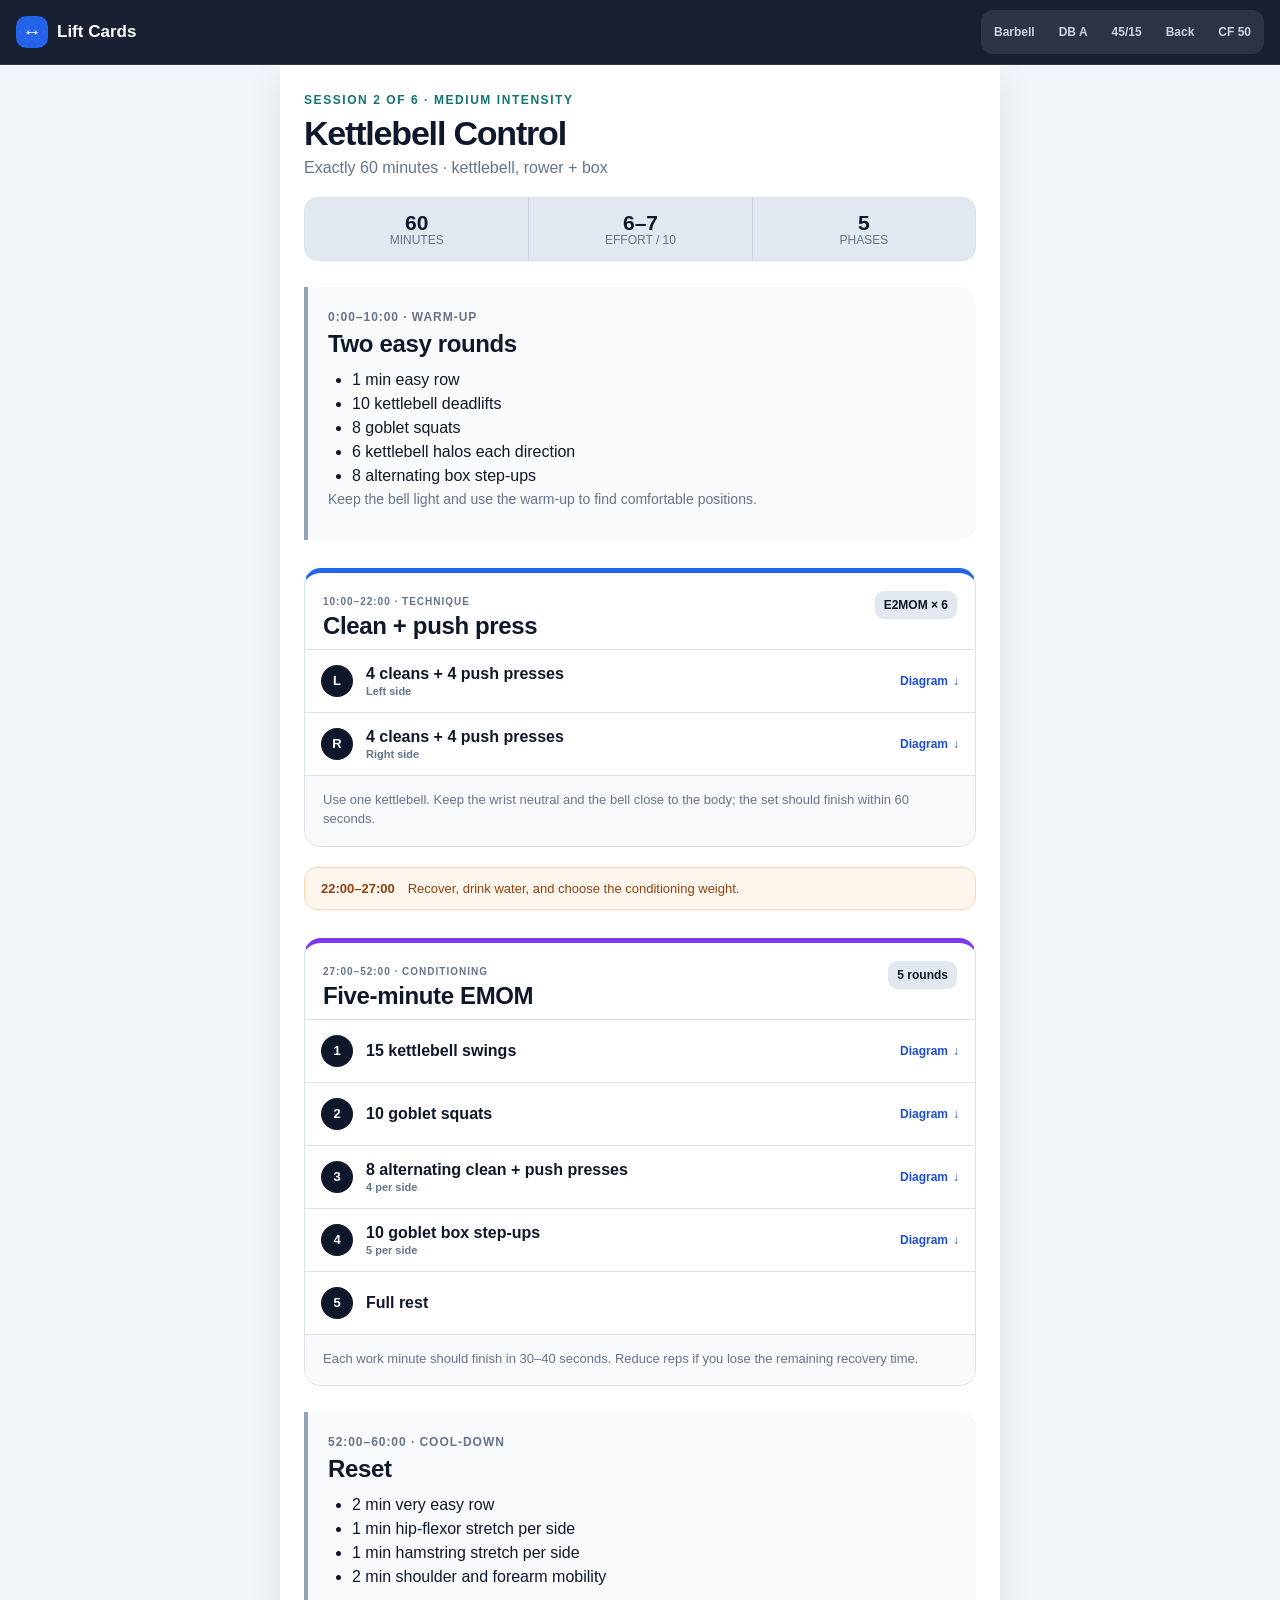
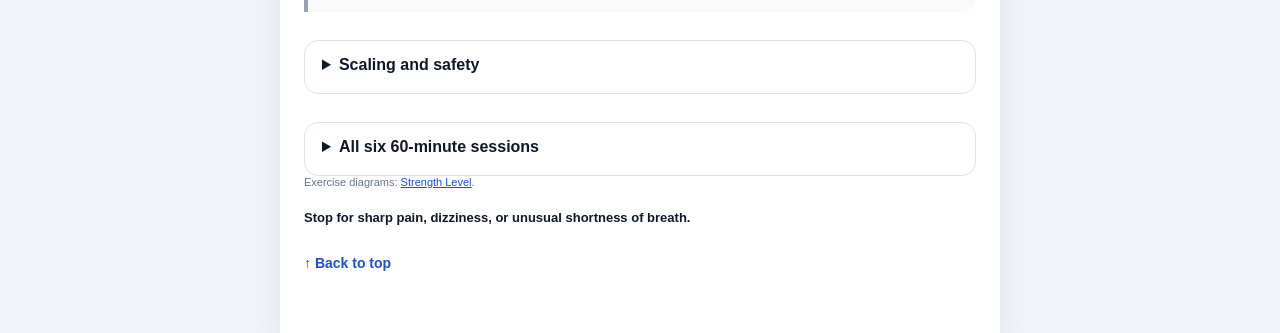
<file: crossfit-hour-2.html>
<!doctype html>
<html lang="en">
<head>
  <meta charset="utf-8">
  <meta name="viewport" content="width=device-width, initial-scale=1, viewport-fit=cover">
  <meta name="theme-color" content="#0f172a">
  <meta name="apple-mobile-web-app-capable" content="yes">
  <meta name="apple-mobile-web-app-status-bar-style" content="black-translucent">
  <meta name="apple-mobile-web-app-title" content="Lift Cards">
  <title>Kettlebell Control · CrossFit 60</title>
  <link rel="manifest" href="manifest.webmanifest">
  <link rel="apple-touch-icon" href="icons/apple-touch-icon.png">
  <link rel="stylesheet" href="styles.css">
  <script src="app.js" defer></script>
</head>
<body id="top" class="workout-page" data-page="crossfit-hour">
  <header class="app-bar">
    <a class="brand" href="index.html" aria-label="Lift Cards home"><span class="brand-mark" aria-hidden="true">↔</span><span>Lift Cards</span></a>
    <nav class="workout-switcher" aria-label="Workouts">
      <a class="mobile-home" href="index.html">Home</a><a href="barbell.html" data-page-link="barbell">Barbell</a><a href="dumbbell.html" data-page-link="dumbbell">DB A</a><a href="complex.html" data-page-link="complex">45/15</a><a href="pull-core.html" data-page-link="pull-core">Back</a><a href="crossfit.html" data-page-link="crossfit">CF 50</a>
    </nav>
  </header>

  <main class="workout-content complex-workout">
    <p class="eyebrow">SESSION 2 OF 6 · MEDIUM INTENSITY</p>
    <h1>Kettlebell Control</h1>
    <p class="workout-deck">Exactly 60 minutes · kettlebell, rower + box</p>
    <div class="format-strip" aria-label="Workout format"><span><strong>60</strong> minutes</span><span><strong>6–7</strong> effort / 10</span><span><strong>5</strong> phases</span></div>

    <section class="timeline-section">
      <span class="section-time">0:00–10:00 · WARM-UP</span><h2>Two easy rounds</h2>
      <ul class="compact-list"><li>1 min easy row</li><li>10 kettlebell deadlifts</li><li>8 goblet squats</li><li>6 kettlebell halos each direction</li><li>8 alternating box step-ups</li></ul>
      <p class="section-rule">Keep the bell light and use the warm-up to find comfortable positions.</p>
    </section>

    <section class="complex-block">
      <div class="block-heading"><div><span class="block-label">10:00–22:00 · TECHNIQUE</span><h2>Clean + push press</h2></div><strong>E2MOM × 6</strong></div>
      <div class="exercise-links">
        <details class="exercise-link"><summary><span class="exercise-number">L</span><strong>4 cleans + 4 push presses <small>Left side</small></strong><span class="picture-link">Diagram</span></summary><div class="position-grid single-position"><figure><figcaption>OVERHEAD FINISH</figcaption><img src="assets/crossfit/kettlebell-clean-and-press.jpg" loading="lazy" alt="Single-arm kettlebell clean and press overhead finish position"></figure></div></details>
        <details class="exercise-link"><summary><span class="exercise-number">R</span><strong>4 cleans + 4 push presses <small>Right side</small></strong><span class="picture-link">Diagram</span></summary><div class="position-grid single-position"><figure><figcaption>OVERHEAD FINISH</figcaption><img src="assets/crossfit/kettlebell-clean-and-press.jpg" loading="lazy" alt="Single-arm kettlebell clean and press overhead finish position"></figure></div></details>
      </div>
      <p class="block-note">Use one kettlebell. Keep the wrist neutral and the bell close to the body; the set should finish within 60 seconds.</p>
    </section>

    <div class="break-card"><strong>22:00–27:00</strong><span>Recover, drink water, and choose the conditioning weight.</span></div>

    <section class="complex-block block-b">
      <div class="block-heading"><div><span class="block-label">27:00–52:00 · CONDITIONING</span><h2>Five-minute EMOM</h2></div><strong>5 rounds</strong></div>
      <div class="exercise-links">
        <details class="exercise-link"><summary><span class="exercise-number">1</span><strong>15 kettlebell swings</strong><span class="picture-link">Diagram</span></summary><div class="position-grid single-position"><figure><figcaption>HIP-HINGE POSITION</figcaption><img src="assets/crossfit/kettlebell-swing.jpg" loading="lazy" alt="Kettlebell swing hip-hinge position"></figure></div></details>
        <details class="exercise-link"><summary><span class="exercise-number">2</span><strong>10 goblet squats</strong><span class="picture-link">Diagram</span></summary><div class="position-grid single-position"><figure><figcaption>BOTTOM POSITION</figcaption><img src="assets/crossfit/goblet-squat.jpg" loading="lazy" alt="Goblet squat bottom position"></figure></div></details>
        <details class="exercise-link"><summary><span class="exercise-number">3</span><strong>8 alternating clean + push presses <small>4 per side</small></strong><span class="picture-link">Diagram</span></summary><div class="position-grid single-position"><figure><figcaption>OVERHEAD FINISH</figcaption><img src="assets/crossfit/kettlebell-clean-and-press.jpg" loading="lazy" alt="Single-arm kettlebell clean and press overhead finish position"></figure></div></details>
        <details class="exercise-link"><summary><span class="exercise-number">4</span><strong>10 goblet box step-ups <small>5 per side</small></strong><span class="picture-link">Diagram</span></summary><div class="position-grid single-position"><figure><figcaption>STEP POSITION</figcaption><img src="assets/crossfit/step-up.jpg" loading="lazy" alt="Loaded box step-up with the whole lead foot planted"></figure></div></details>
        <div class="exercise-link"><div class="workout-movement"><span class="exercise-number">5</span><strong>Full rest</strong></div></div>
      </div>
      <p class="block-note">Each work minute should finish in 30–40 seconds. Reduce reps if you lose the remaining recovery time.</p>
    </section>

    <section class="timeline-section">
      <span class="section-time">52:00–60:00 · COOL-DOWN</span><h2>Reset</h2>
      <ul class="compact-list"><li>2 min very easy row</li><li>1 min hip-flexor stretch per side</li><li>1 min hamstring stretch per side</li><li>2 min shoulder and forearm mobility</li></ul>
    </section>

    <details class="workout-notes"><summary>Scaling and safety</summary><div><p>Use a Russian swing to chest height unless overhead swings are already comfortable and technically sound. Perform bodyweight step-ups if holding the bell changes your balance.</p></div></details>
    <details class="workout-notes"><summary>All six 60-minute sessions</summary><div><p><a href="crossfit-hour-1.html">1. Row &amp; Thruster</a><br><a href="crossfit-hour-2.html">2. Kettlebell Control</a><br><a href="crossfit-hour-3.html">3. Dumbbell Chipper</a><br><a href="crossfit-hour-4.html">4. Engine Intervals</a><br><a href="crossfit-hour-5.html">5. Press, Step &amp; Carry</a><br><a href="crossfit-hour-6.html">6. Full-Gym Sixes</a></p></div></details>
    <p class="image-credit">Exercise diagrams: <a href="https://strengthlevel.com/exercises" target="_blank" rel="noopener">Strength Level</a>.</p>
    <p class="compact-safety">Stop for sharp pain, dizziness, or unusual shortness of breath.</p><a class="back-to-top" href="#top">↑ Back to top</a>
  </main>
</body>
</html>
</file>
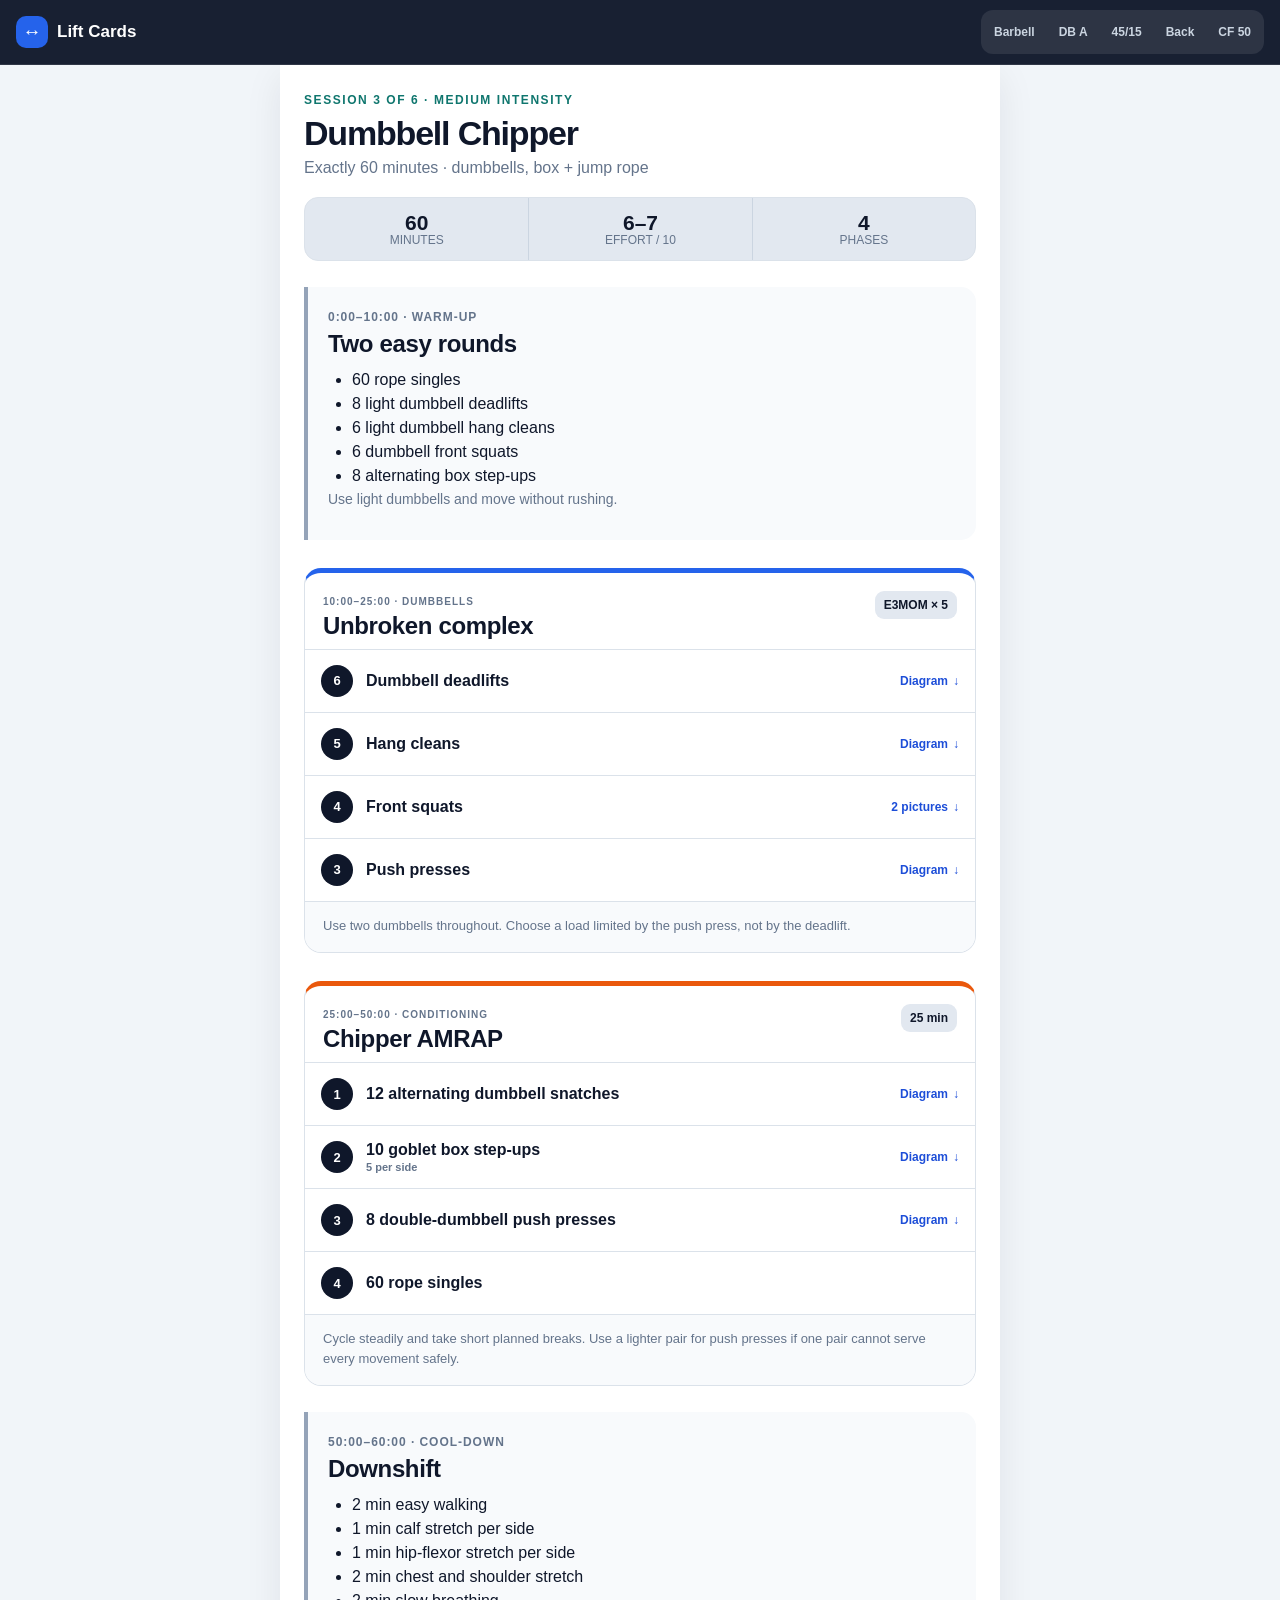
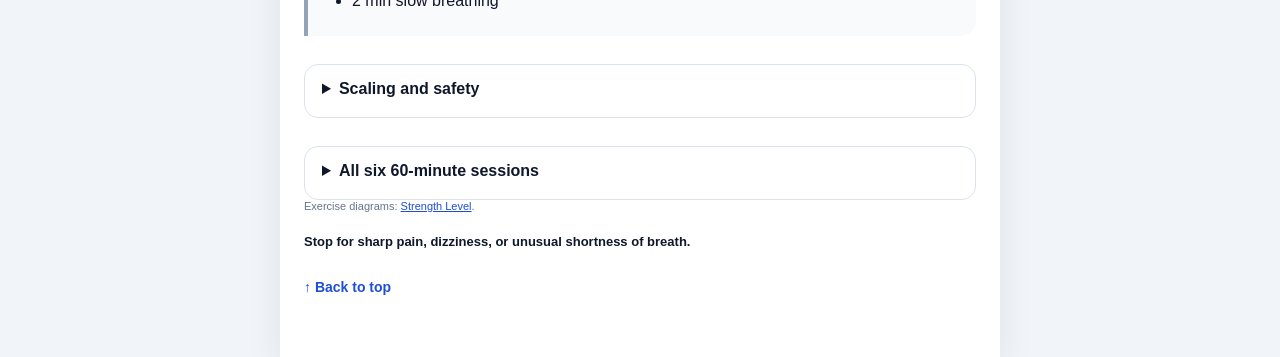
<file: crossfit-hour-3.html>
<!doctype html>
<html lang="en">
<head>
  <meta charset="utf-8">
  <meta name="viewport" content="width=device-width, initial-scale=1, viewport-fit=cover">
  <meta name="theme-color" content="#0f172a">
  <meta name="apple-mobile-web-app-capable" content="yes">
  <meta name="apple-mobile-web-app-status-bar-style" content="black-translucent">
  <meta name="apple-mobile-web-app-title" content="Lift Cards">
  <title>Dumbbell Chipper · CrossFit 60</title>
  <link rel="manifest" href="manifest.webmanifest">
  <link rel="apple-touch-icon" href="icons/apple-touch-icon.png">
  <link rel="stylesheet" href="styles.css">
  <script src="app.js" defer></script>
</head>
<body id="top" class="workout-page" data-page="crossfit-hour">
  <header class="app-bar">
    <a class="brand" href="index.html" aria-label="Lift Cards home"><span class="brand-mark" aria-hidden="true">↔</span><span>Lift Cards</span></a>
    <nav class="workout-switcher" aria-label="Workouts">
      <a class="mobile-home" href="index.html">Home</a><a href="barbell.html" data-page-link="barbell">Barbell</a><a href="dumbbell.html" data-page-link="dumbbell">DB A</a><a href="complex.html" data-page-link="complex">45/15</a><a href="pull-core.html" data-page-link="pull-core">Back</a><a href="crossfit.html" data-page-link="crossfit">CF 50</a>
    </nav>
  </header>

  <main class="workout-content complex-workout">
    <p class="eyebrow">SESSION 3 OF 6 · MEDIUM INTENSITY</p>
    <h1>Dumbbell Chipper</h1>
    <p class="workout-deck">Exactly 60 minutes · dumbbells, box + jump rope</p>
    <div class="format-strip" aria-label="Workout format"><span><strong>60</strong> minutes</span><span><strong>6–7</strong> effort / 10</span><span><strong>4</strong> phases</span></div>

    <section class="timeline-section">
      <span class="section-time">0:00–10:00 · WARM-UP</span><h2>Two easy rounds</h2>
      <ul class="compact-list"><li>60 rope singles</li><li>8 light dumbbell deadlifts</li><li>6 light dumbbell hang cleans</li><li>6 dumbbell front squats</li><li>8 alternating box step-ups</li></ul>
      <p class="section-rule">Use light dumbbells and move without rushing.</p>
    </section>

    <section class="complex-block">
      <div class="block-heading"><div><span class="block-label">10:00–25:00 · DUMBBELLS</span><h2>Unbroken complex</h2></div><strong>E3MOM × 5</strong></div>
      <div class="exercise-links">
        <details class="exercise-link"><summary><span class="exercise-number">6</span><strong>Dumbbell deadlifts</strong><span class="picture-link">Diagram</span></summary><div class="position-grid single-position"><figure><figcaption>HINGE POSITION</figcaption><img src="assets/crossfit/dumbbell-deadlift.jpg" loading="lazy" alt="Dumbbell deadlift hip-hinge position"></figure></div></details>
        <details class="exercise-link"><summary><span class="exercise-number">5</span><strong>Hang cleans</strong><span class="picture-link">Diagram</span></summary><div class="position-grid single-position"><figure><figcaption>FRONT-RACK POSITION</figcaption><img src="assets/crossfit/dumbbell-clean.jpg" loading="lazy" alt="Double-dumbbell clean front-rack position"></figure></div></details>
        <details class="exercise-link"><summary><span class="exercise-number">4</span><strong>Front squats</strong><span class="picture-link">2 pictures</span></summary><div class="position-grid"><figure><figcaption>START</figcaption><img src="assets/dumbbell/dumbbell-front-squat-1.jpg" loading="lazy" alt="Dumbbell front squat standing start position"></figure><figure><figcaption>BOTTOM</figcaption><img src="assets/dumbbell/dumbbell-front-squat-2.jpg" loading="lazy" alt="Dumbbell front squat bottom position"></figure></div></details>
        <details class="exercise-link"><summary><span class="exercise-number">3</span><strong>Push presses</strong><span class="picture-link">Diagram</span></summary><div class="position-grid single-position"><figure><figcaption>DIP POSITION</figcaption><img src="assets/crossfit/dumbbell-push-press.jpg" loading="lazy" alt="Double-dumbbell push press dip position"></figure></div></details>
      </div>
      <p class="block-note">Use two dumbbells throughout. Choose a load limited by the push press, not by the deadlift.</p>
    </section>

    <section class="complex-block block-c">
      <div class="block-heading"><div><span class="block-label">25:00–50:00 · CONDITIONING</span><h2>Chipper AMRAP</h2></div><strong>25 min</strong></div>
      <div class="exercise-links">
        <details class="exercise-link"><summary><span class="exercise-number">1</span><strong>12 alternating dumbbell snatches</strong><span class="picture-link">Diagram</span></summary><div class="position-grid single-position"><figure><figcaption>OVERHEAD FINISH</figcaption><img src="assets/crossfit/dumbbell-snatch.jpg" loading="lazy" alt="Single-arm dumbbell snatch overhead finish position"></figure></div></details>
        <details class="exercise-link"><summary><span class="exercise-number">2</span><strong>10 goblet box step-ups <small>5 per side</small></strong><span class="picture-link">Diagram</span></summary><div class="position-grid single-position"><figure><figcaption>STEP POSITION</figcaption><img src="assets/crossfit/step-up.jpg" loading="lazy" alt="Loaded box step-up with the whole lead foot planted"></figure></div></details>
        <details class="exercise-link"><summary><span class="exercise-number">3</span><strong>8 double-dumbbell push presses</strong><span class="picture-link">Diagram</span></summary><div class="position-grid single-position"><figure><figcaption>DIP POSITION</figcaption><img src="assets/crossfit/dumbbell-push-press.jpg" loading="lazy" alt="Double-dumbbell push press dip position"></figure></div></details>
        <div class="exercise-link"><div class="workout-movement"><span class="exercise-number">4</span><strong>60 rope singles</strong></div></div>
      </div>
      <p class="block-note">Cycle steadily and take short planned breaks. Use a lighter pair for push presses if one pair cannot serve every movement safely.</p>
    </section>

    <section class="timeline-section">
      <span class="section-time">50:00–60:00 · COOL-DOWN</span><h2>Downshift</h2>
      <ul class="compact-list"><li>2 min easy walking</li><li>1 min calf stretch per side</li><li>1 min hip-flexor stretch per side</li><li>2 min chest and shoulder stretch</li><li>2 min slow breathing</li></ul>
    </section>

    <details class="workout-notes"><summary>Scaling and safety</summary><div><p>Step rather than jump onto the box. Reduce rope reps to 40 or march in place if repeated jumping bothers your calves or Achilles tendons.</p></div></details>
    <details class="workout-notes"><summary>All six 60-minute sessions</summary><div><p><a href="crossfit-hour-1.html">1. Row &amp; Thruster</a><br><a href="crossfit-hour-2.html">2. Kettlebell Control</a><br><a href="crossfit-hour-3.html">3. Dumbbell Chipper</a><br><a href="crossfit-hour-4.html">4. Engine Intervals</a><br><a href="crossfit-hour-5.html">5. Press, Step &amp; Carry</a><br><a href="crossfit-hour-6.html">6. Full-Gym Sixes</a></p></div></details>
    <p class="image-credit">Exercise diagrams: <a href="https://strengthlevel.com/exercises" target="_blank" rel="noopener">Strength Level</a>.</p>
    <p class="compact-safety">Stop for sharp pain, dizziness, or unusual shortness of breath.</p><a class="back-to-top" href="#top">↑ Back to top</a>
  </main>
</body>
</html>
</file>
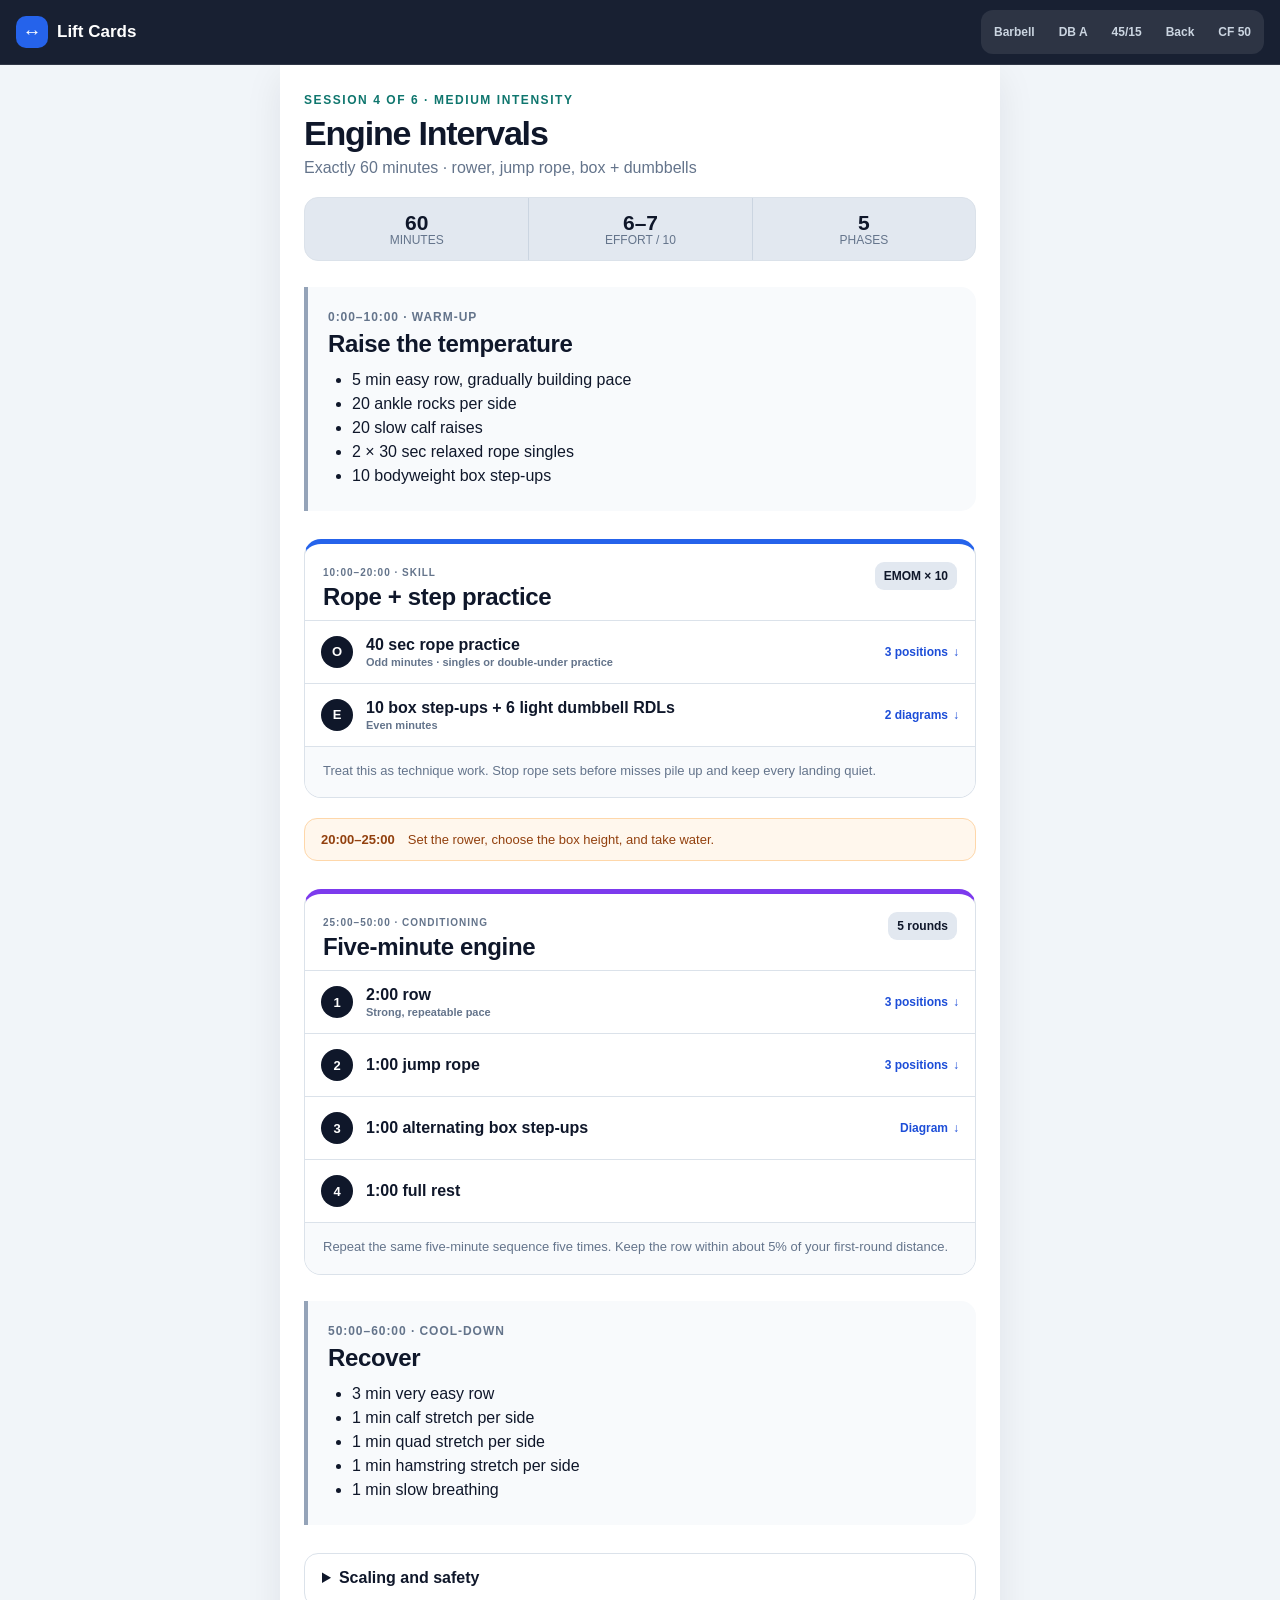
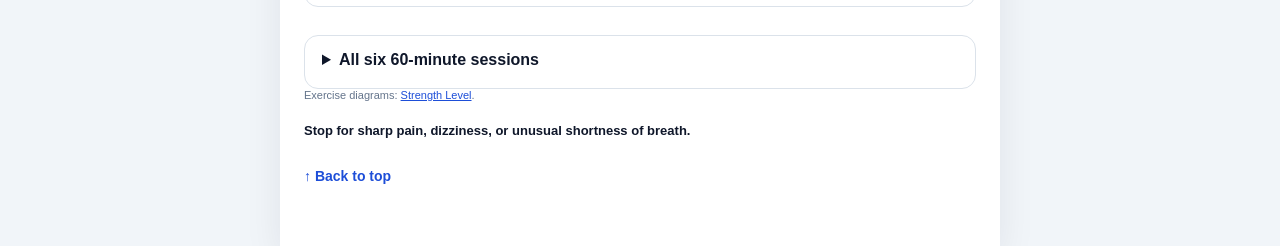
<file: crossfit-hour-4.html>
<!doctype html>
<html lang="en">
<head>
  <meta charset="utf-8">
  <meta name="viewport" content="width=device-width, initial-scale=1, viewport-fit=cover">
  <meta name="theme-color" content="#0f172a">
  <meta name="apple-mobile-web-app-capable" content="yes">
  <meta name="apple-mobile-web-app-status-bar-style" content="black-translucent">
  <meta name="apple-mobile-web-app-title" content="Lift Cards">
  <title>Engine Intervals · CrossFit 60</title>
  <link rel="manifest" href="manifest.webmanifest">
  <link rel="apple-touch-icon" href="icons/apple-touch-icon.png">
  <link rel="stylesheet" href="styles.css">
  <script src="app.js" defer></script>
</head>
<body id="top" class="workout-page" data-page="crossfit-hour">
  <header class="app-bar">
    <a class="brand" href="index.html" aria-label="Lift Cards home"><span class="brand-mark" aria-hidden="true">↔</span><span>Lift Cards</span></a>
    <nav class="workout-switcher" aria-label="Workouts">
      <a class="mobile-home" href="index.html">Home</a><a href="barbell.html" data-page-link="barbell">Barbell</a><a href="dumbbell.html" data-page-link="dumbbell">DB A</a><a href="complex.html" data-page-link="complex">45/15</a><a href="pull-core.html" data-page-link="pull-core">Back</a><a href="crossfit.html" data-page-link="crossfit">CF 50</a>
    </nav>
  </header>

  <main class="workout-content complex-workout">
    <p class="eyebrow">SESSION 4 OF 6 · MEDIUM INTENSITY</p>
    <h1>Engine Intervals</h1>
    <p class="workout-deck">Exactly 60 minutes · rower, jump rope, box + dumbbells</p>
    <div class="format-strip" aria-label="Workout format"><span><strong>60</strong> minutes</span><span><strong>6–7</strong> effort / 10</span><span><strong>5</strong> phases</span></div>

    <section class="timeline-section">
      <span class="section-time">0:00–10:00 · WARM-UP</span><h2>Raise the temperature</h2>
      <ul class="compact-list"><li>5 min easy row, gradually building pace</li><li>20 ankle rocks per side</li><li>20 slow calf raises</li><li>2 × 30 sec relaxed rope singles</li><li>10 bodyweight box step-ups</li></ul>
    </section>

    <section class="complex-block">
      <div class="block-heading"><div><span class="block-label">10:00–20:00 · SKILL</span><h2>Rope + step practice</h2></div><strong>EMOM × 10</strong></div>
      <div class="exercise-links">
        <details class="exercise-link"><summary><span class="exercise-number">O</span><strong>40 sec rope practice <small>Odd minutes · singles or double-under practice</small></strong><span class="picture-link">3 positions</span></summary><div class="position-grid single-position technique-strip"><figure><figcaption>READY · JUMP · SOFT LANDING</figcaption><img src="assets/crossfit/jump-rope-technique.jpg" loading="lazy" alt="Jump-rope technique showing ready stance, small vertical jump, and soft landing"></figure></div></details>
        <details class="exercise-link"><summary><span class="exercise-number">E</span><strong>10 box step-ups + 6 light dumbbell RDLs <small>Even minutes</small></strong><span class="picture-link">2 diagrams</span></summary><div class="position-grid"><figure><figcaption>STEP-UP</figcaption><img src="assets/crossfit/step-up.jpg" loading="lazy" alt="Box step-up with the whole lead foot planted"></figure><figure><figcaption>DUMBBELL RDL</figcaption><img src="assets/crossfit/dumbbell-deadlift.jpg" loading="lazy" alt="Dumbbell Romanian deadlift hip-hinge position"></figure></div></details>
      </div>
      <p class="block-note">Treat this as technique work. Stop rope sets before misses pile up and keep every landing quiet.</p>
    </section>

    <div class="break-card"><strong>20:00–25:00</strong><span>Set the rower, choose the box height, and take water.</span></div>

    <section class="complex-block block-b">
      <div class="block-heading"><div><span class="block-label">25:00–50:00 · CONDITIONING</span><h2>Five-minute engine</h2></div><strong>5 rounds</strong></div>
      <div class="exercise-links">
        <details class="exercise-link"><summary><span class="exercise-number">1</span><strong>2:00 row <small>Strong, repeatable pace</small></strong><span class="picture-link">3 positions</span></summary><div class="position-grid single-position technique-strip"><figure><figcaption>CATCH · DRIVE · FINISH</figcaption><img src="assets/crossfit/rowing-technique.jpg" loading="lazy" alt="Rowing machine technique showing catch, drive, and finish positions"></figure></div></details>
        <details class="exercise-link"><summary><span class="exercise-number">2</span><strong>1:00 jump rope</strong><span class="picture-link">3 positions</span></summary><div class="position-grid single-position technique-strip"><figure><figcaption>READY · JUMP · SOFT LANDING</figcaption><img src="assets/crossfit/jump-rope-technique.jpg" loading="lazy" alt="Jump-rope technique showing ready stance, small vertical jump, and soft landing"></figure></div></details>
        <details class="exercise-link"><summary><span class="exercise-number">3</span><strong>1:00 alternating box step-ups</strong><span class="picture-link">Diagram</span></summary><div class="position-grid single-position"><figure><figcaption>STEP POSITION</figcaption><img src="assets/crossfit/step-up.jpg" loading="lazy" alt="Box step-up with the whole lead foot planted"></figure></div></details>
        <div class="exercise-link"><div class="workout-movement"><span class="exercise-number">4</span><strong>1:00 full rest</strong></div></div>
      </div>
      <p class="block-note">Repeat the same five-minute sequence five times. Keep the row within about 5% of your first-round distance.</p>
    </section>

    <section class="timeline-section">
      <span class="section-time">50:00–60:00 · COOL-DOWN</span><h2>Recover</h2>
      <ul class="compact-list"><li>3 min very easy row</li><li>1 min calf stretch per side</li><li>1 min quad stretch per side</li><li>1 min hamstring stretch per side</li><li>1 min slow breathing</li></ul>
    </section>

    <details class="workout-notes"><summary>Scaling and safety</summary><div><p>Use rope singles or simulated rope turns. Lower the box or slow the cadence if you cannot place the whole foot securely on every step.</p></div></details>
    <details class="workout-notes"><summary>All six 60-minute sessions</summary><div><p><a href="crossfit-hour-1.html">1. Row &amp; Thruster</a><br><a href="crossfit-hour-2.html">2. Kettlebell Control</a><br><a href="crossfit-hour-3.html">3. Dumbbell Chipper</a><br><a href="crossfit-hour-4.html">4. Engine Intervals</a><br><a href="crossfit-hour-5.html">5. Press, Step &amp; Carry</a><br><a href="crossfit-hour-6.html">6. Full-Gym Sixes</a></p></div></details>
    <p class="image-credit">Exercise diagrams: <a href="https://strengthlevel.com/exercises" target="_blank" rel="noopener">Strength Level</a>.</p>
    <p class="compact-safety">Stop for sharp pain, dizziness, or unusual shortness of breath.</p><a class="back-to-top" href="#top">↑ Back to top</a>
  </main>
</body>
</html>
</file>
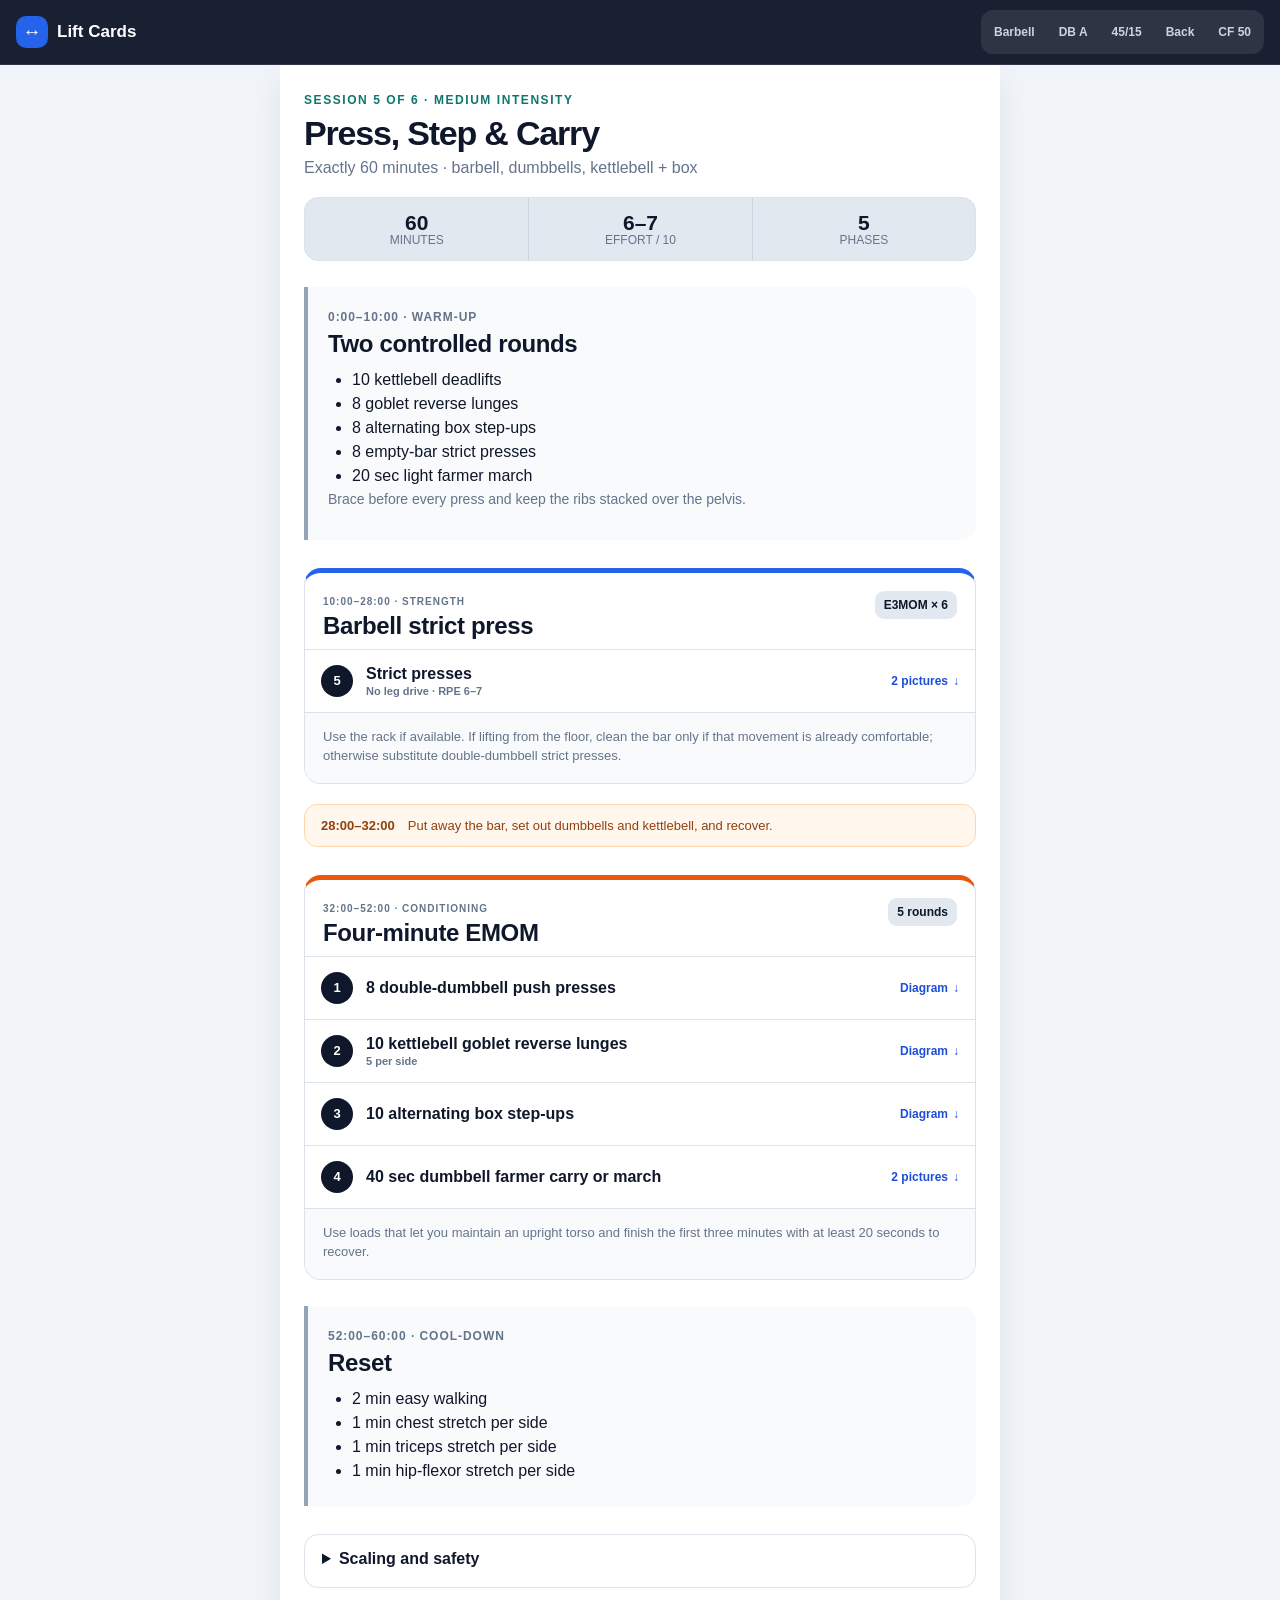
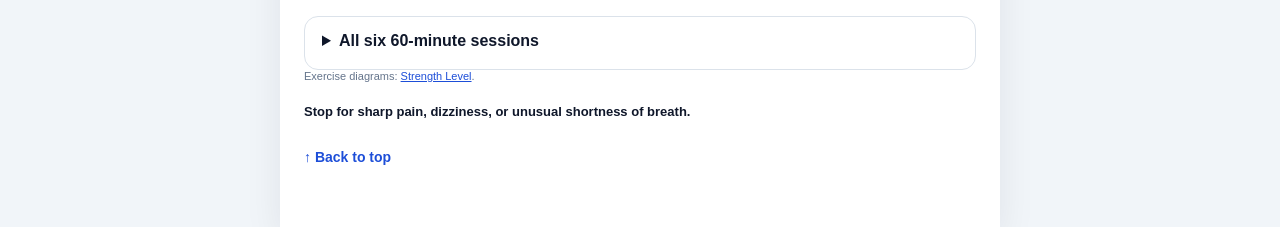
<file: crossfit-hour-5.html>
<!doctype html>
<html lang="en">
<head>
  <meta charset="utf-8">
  <meta name="viewport" content="width=device-width, initial-scale=1, viewport-fit=cover">
  <meta name="theme-color" content="#0f172a">
  <meta name="apple-mobile-web-app-capable" content="yes">
  <meta name="apple-mobile-web-app-status-bar-style" content="black-translucent">
  <meta name="apple-mobile-web-app-title" content="Lift Cards">
  <title>Press, Step &amp; Carry · CrossFit 60</title>
  <link rel="manifest" href="manifest.webmanifest">
  <link rel="apple-touch-icon" href="icons/apple-touch-icon.png">
  <link rel="stylesheet" href="styles.css">
  <script src="app.js" defer></script>
</head>
<body id="top" class="workout-page" data-page="crossfit-hour">
  <header class="app-bar">
    <a class="brand" href="index.html" aria-label="Lift Cards home"><span class="brand-mark" aria-hidden="true">↔</span><span>Lift Cards</span></a>
    <nav class="workout-switcher" aria-label="Workouts">
      <a class="mobile-home" href="index.html">Home</a><a href="barbell.html" data-page-link="barbell">Barbell</a><a href="dumbbell.html" data-page-link="dumbbell">DB A</a><a href="complex.html" data-page-link="complex">45/15</a><a href="pull-core.html" data-page-link="pull-core">Back</a><a href="crossfit.html" data-page-link="crossfit">CF 50</a>
    </nav>
  </header>

  <main class="workout-content complex-workout">
    <p class="eyebrow">SESSION 5 OF 6 · MEDIUM INTENSITY</p>
    <h1>Press, Step &amp; Carry</h1>
    <p class="workout-deck">Exactly 60 minutes · barbell, dumbbells, kettlebell + box</p>
    <div class="format-strip" aria-label="Workout format"><span><strong>60</strong> minutes</span><span><strong>6–7</strong> effort / 10</span><span><strong>5</strong> phases</span></div>

    <section class="timeline-section">
      <span class="section-time">0:00–10:00 · WARM-UP</span><h2>Two controlled rounds</h2>
      <ul class="compact-list"><li>10 kettlebell deadlifts</li><li>8 goblet reverse lunges</li><li>8 alternating box step-ups</li><li>8 empty-bar strict presses</li><li>20 sec light farmer march</li></ul>
      <p class="section-rule">Brace before every press and keep the ribs stacked over the pelvis.</p>
    </section>

    <section class="complex-block">
      <div class="block-heading"><div><span class="block-label">10:00–28:00 · STRENGTH</span><h2>Barbell strict press</h2></div><strong>E3MOM × 6</strong></div>
      <div class="exercise-links"><details class="exercise-link"><summary><span class="exercise-number">5</span><strong>Strict presses <small>No leg drive · RPE 6–7</small></strong><span class="picture-link">2 pictures</span></summary><div class="position-grid"><figure><figcaption>START</figcaption><img src="assets/barbell/overhead-start.jpg" loading="lazy" alt="Barbell strict press front-rack start position"></figure><figure><figcaption>FINISH</figcaption><img src="assets/barbell/overhead-end.jpg" loading="lazy" alt="Barbell strict press overhead finish position"></figure></div></details></div>
      <p class="block-note">Use the rack if available. If lifting from the floor, clean the bar only if that movement is already comfortable; otherwise substitute double-dumbbell strict presses.</p>
    </section>

    <div class="break-card"><strong>28:00–32:00</strong><span>Put away the bar, set out dumbbells and kettlebell, and recover.</span></div>

    <section class="complex-block block-c">
      <div class="block-heading"><div><span class="block-label">32:00–52:00 · CONDITIONING</span><h2>Four-minute EMOM</h2></div><strong>5 rounds</strong></div>
      <div class="exercise-links">
        <details class="exercise-link"><summary><span class="exercise-number">1</span><strong>8 double-dumbbell push presses</strong><span class="picture-link">Diagram</span></summary><div class="position-grid single-position"><figure><figcaption>DIP POSITION</figcaption><img src="assets/crossfit/dumbbell-push-press.jpg" loading="lazy" alt="Double-dumbbell push press dip position"></figure></div></details>
        <details class="exercise-link"><summary><span class="exercise-number">2</span><strong>10 kettlebell goblet reverse lunges <small>5 per side</small></strong><span class="picture-link">Diagram</span></summary><div class="position-grid single-position"><figure><figcaption>BOTTOM POSITION</figcaption><img src="assets/crossfit/reverse-lunge.jpg" loading="lazy" alt="Reverse lunge bottom position with the front foot planted"></figure></div></details>
        <details class="exercise-link"><summary><span class="exercise-number">3</span><strong>10 alternating box step-ups</strong><span class="picture-link">Diagram</span></summary><div class="position-grid single-position"><figure><figcaption>STEP POSITION</figcaption><img src="assets/crossfit/step-up.jpg" loading="lazy" alt="Box step-up with the whole lead foot planted"></figure></div></details>
        <details class="exercise-link"><summary><span class="exercise-number">4</span><strong>40 sec dumbbell farmer carry or march</strong><span class="picture-link">2 pictures</span></summary><div class="position-grid"><figure><figcaption>FIRST STEP</figcaption><img src="assets/pull-core/farmers-walk-1.jpg" loading="lazy" alt="Dumbbell farmer carry first step"></figure><figure><figcaption>NEXT STEP</figcaption><img src="assets/pull-core/farmers-walk-2.jpg" loading="lazy" alt="Dumbbell farmer carry next step"></figure></div></details>
      </div>
      <p class="block-note">Use loads that let you maintain an upright torso and finish the first three minutes with at least 20 seconds to recover.</p>
    </section>

    <section class="timeline-section">
      <span class="section-time">52:00–60:00 · COOL-DOWN</span><h2>Reset</h2>
      <ul class="compact-list"><li>2 min easy walking</li><li>1 min chest stretch per side</li><li>1 min triceps stretch per side</li><li>1 min hip-flexor stretch per side</li></ul>
    </section>

    <details class="workout-notes"><summary>Scaling and safety</summary><div><p>Stop pressing before the lower back arches or the bar path changes. Use bodyweight reverse lunges and step-ups if loaded balance becomes uncertain.</p></div></details>
    <details class="workout-notes"><summary>All six 60-minute sessions</summary><div><p><a href="crossfit-hour-1.html">1. Row &amp; Thruster</a><br><a href="crossfit-hour-2.html">2. Kettlebell Control</a><br><a href="crossfit-hour-3.html">3. Dumbbell Chipper</a><br><a href="crossfit-hour-4.html">4. Engine Intervals</a><br><a href="crossfit-hour-5.html">5. Press, Step &amp; Carry</a><br><a href="crossfit-hour-6.html">6. Full-Gym Sixes</a></p></div></details>
    <p class="image-credit">Exercise diagrams: <a href="https://strengthlevel.com/exercises" target="_blank" rel="noopener">Strength Level</a>.</p>
    <p class="compact-safety">Stop for sharp pain, dizziness, or unusual shortness of breath.</p><a class="back-to-top" href="#top">↑ Back to top</a>
  </main>
</body>
</html>
</file>
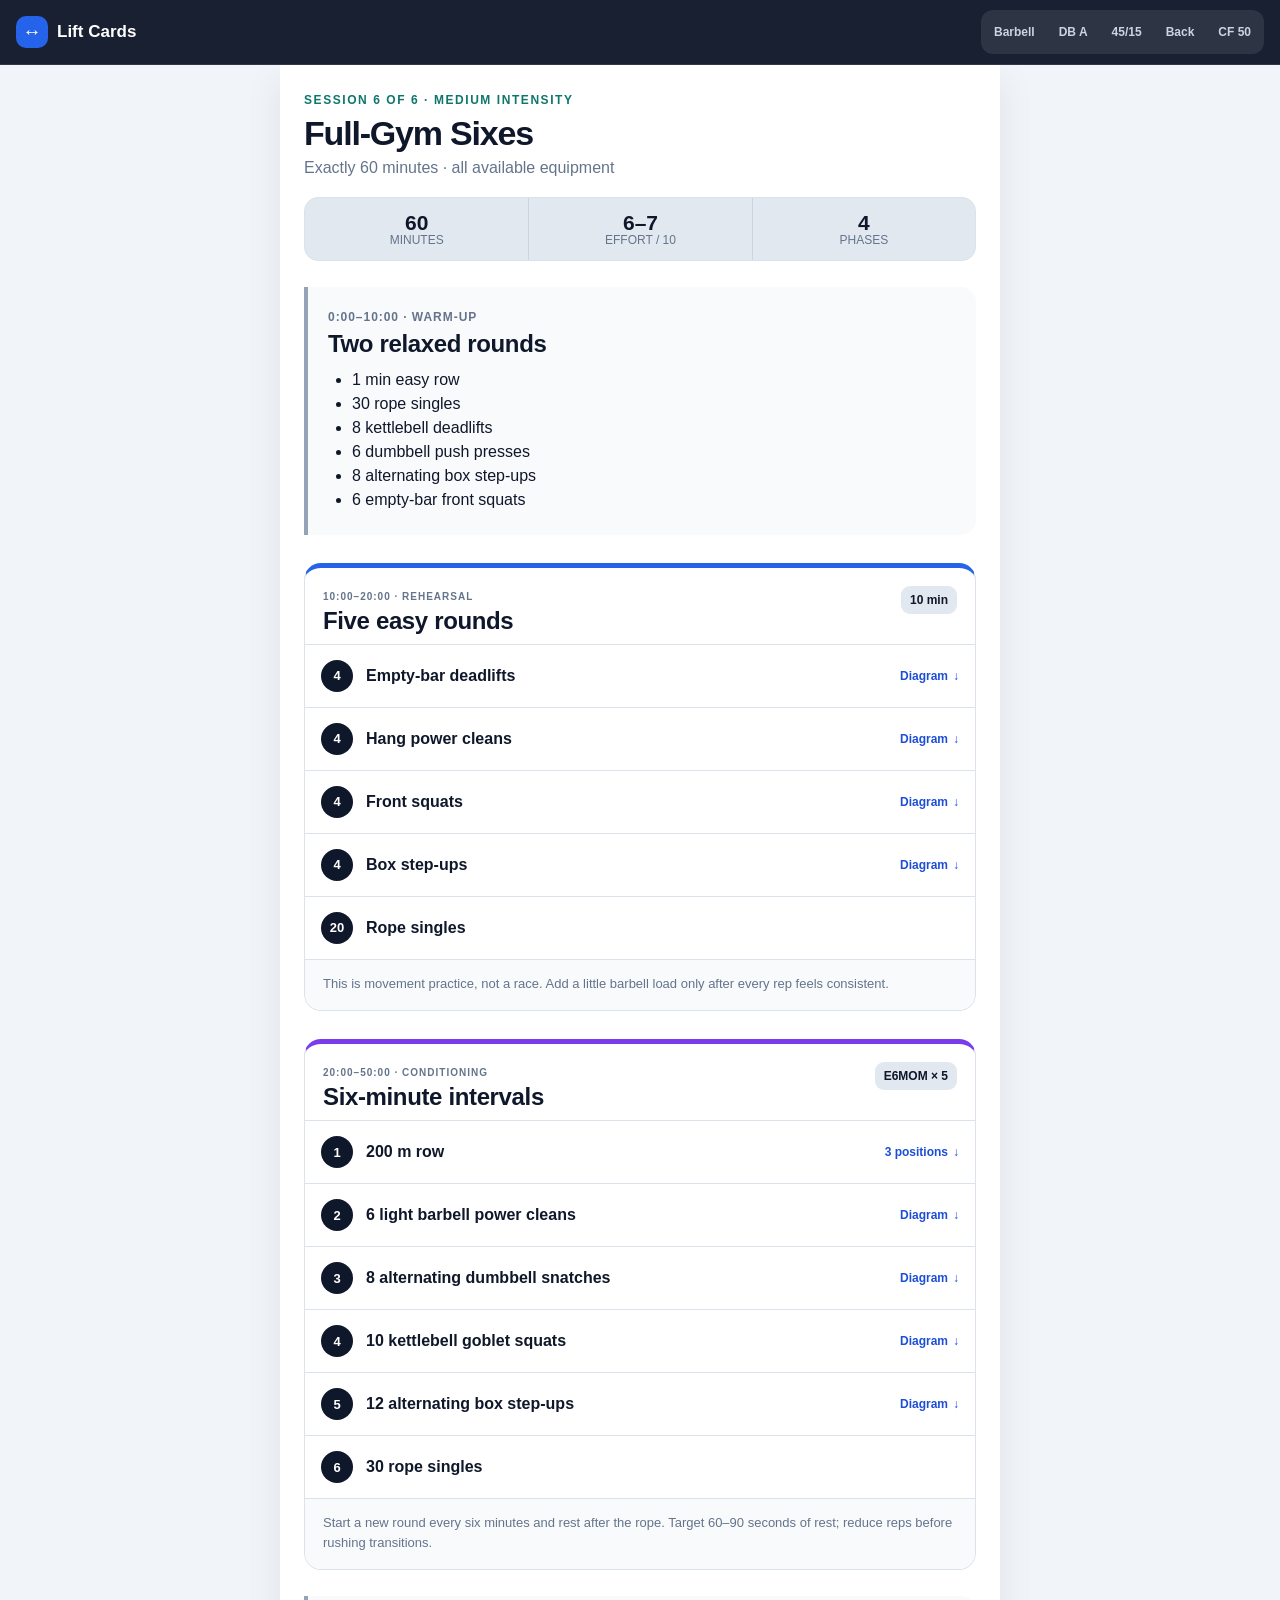
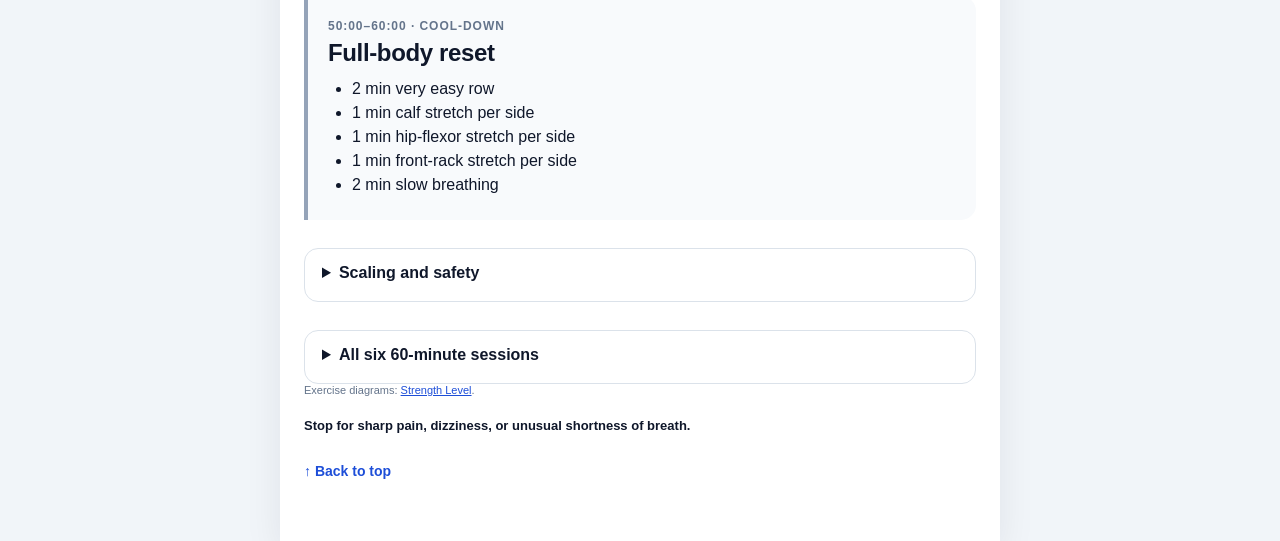
<file: crossfit-hour-6.html>
<!doctype html>
<html lang="en">
<head>
  <meta charset="utf-8">
  <meta name="viewport" content="width=device-width, initial-scale=1, viewport-fit=cover">
  <meta name="theme-color" content="#0f172a">
  <meta name="apple-mobile-web-app-capable" content="yes">
  <meta name="apple-mobile-web-app-status-bar-style" content="black-translucent">
  <meta name="apple-mobile-web-app-title" content="Lift Cards">
  <title>Full-Gym Sixes · CrossFit 60</title>
  <link rel="manifest" href="manifest.webmanifest">
  <link rel="apple-touch-icon" href="icons/apple-touch-icon.png">
  <link rel="stylesheet" href="styles.css">
  <script src="app.js" defer></script>
</head>
<body id="top" class="workout-page" data-page="crossfit-hour">
  <header class="app-bar">
    <a class="brand" href="index.html" aria-label="Lift Cards home"><span class="brand-mark" aria-hidden="true">↔</span><span>Lift Cards</span></a>
    <nav class="workout-switcher" aria-label="Workouts">
      <a class="mobile-home" href="index.html">Home</a><a href="barbell.html" data-page-link="barbell">Barbell</a><a href="dumbbell.html" data-page-link="dumbbell">DB A</a><a href="complex.html" data-page-link="complex">45/15</a><a href="pull-core.html" data-page-link="pull-core">Back</a><a href="crossfit.html" data-page-link="crossfit">CF 50</a>
    </nav>
  </header>

  <main class="workout-content complex-workout">
    <p class="eyebrow">SESSION 6 OF 6 · MEDIUM INTENSITY</p>
    <h1>Full-Gym Sixes</h1>
    <p class="workout-deck">Exactly 60 minutes · all available equipment</p>
    <div class="format-strip" aria-label="Workout format"><span><strong>60</strong> minutes</span><span><strong>6–7</strong> effort / 10</span><span><strong>4</strong> phases</span></div>

    <section class="timeline-section">
      <span class="section-time">0:00–10:00 · WARM-UP</span><h2>Two relaxed rounds</h2>
      <ul class="compact-list"><li>1 min easy row</li><li>30 rope singles</li><li>8 kettlebell deadlifts</li><li>6 dumbbell push presses</li><li>8 alternating box step-ups</li><li>6 empty-bar front squats</li></ul>
    </section>

    <section class="complex-block">
      <div class="block-heading"><div><span class="block-label">10:00–20:00 · REHEARSAL</span><h2>Five easy rounds</h2></div><strong>10 min</strong></div>
      <div class="exercise-links">
        <details class="exercise-link"><summary><span class="exercise-number">4</span><strong>Empty-bar deadlifts</strong><span class="picture-link">Diagram</span></summary><div class="position-grid single-position"><figure><figcaption>FINISH POSITION</figcaption><img src="assets/crossfit/deadlift.jpg" loading="lazy" alt="Barbell deadlift standing finish position"></figure></div></details>
        <details class="exercise-link"><summary><span class="exercise-number">4</span><strong>Hang power cleans</strong><span class="picture-link">Diagram</span></summary><div class="position-grid single-position"><figure><figcaption>RECEIVE POSITION</figcaption><img src="assets/crossfit/hang-power-clean.jpg" loading="lazy" alt="Barbell hang power clean receiving position"></figure></div></details>
        <details class="exercise-link"><summary><span class="exercise-number">4</span><strong>Front squats</strong><span class="picture-link">Diagram</span></summary><div class="position-grid single-position"><figure><figcaption>BOTTOM POSITION</figcaption><img src="assets/crossfit/front-squat.jpg" loading="lazy" alt="Barbell front squat bottom position"></figure></div></details>
        <details class="exercise-link"><summary><span class="exercise-number">4</span><strong>Box step-ups</strong><span class="picture-link">Diagram</span></summary><div class="position-grid single-position"><figure><figcaption>STEP POSITION</figcaption><img src="assets/crossfit/step-up.jpg" loading="lazy" alt="Box step-up with the whole lead foot planted"></figure></div></details>
        <div class="exercise-link"><div class="workout-movement"><span class="exercise-number">20</span><strong>Rope singles</strong></div></div>
      </div>
      <p class="block-note">This is movement practice, not a race. Add a little barbell load only after every rep feels consistent.</p>
    </section>

    <section class="complex-block block-b">
      <div class="block-heading"><div><span class="block-label">20:00–50:00 · CONDITIONING</span><h2>Six-minute intervals</h2></div><strong>E6MOM × 5</strong></div>
      <div class="exercise-links">
        <details class="exercise-link"><summary><span class="exercise-number">1</span><strong>200 m row</strong><span class="picture-link">3 positions</span></summary><div class="position-grid single-position technique-strip"><figure><figcaption>CATCH · DRIVE · FINISH</figcaption><img src="assets/crossfit/rowing-technique.jpg" loading="lazy" alt="Rowing machine technique showing catch, drive, and finish positions"></figure></div></details>
        <details class="exercise-link"><summary><span class="exercise-number">2</span><strong>6 light barbell power cleans</strong><span class="picture-link">Diagram</span></summary><div class="position-grid single-position"><figure><figcaption>RECEIVE POSITION</figcaption><img src="assets/crossfit/power-clean.jpg" loading="lazy" alt="Barbell power clean receiving position"></figure></div></details>
        <details class="exercise-link"><summary><span class="exercise-number">3</span><strong>8 alternating dumbbell snatches</strong><span class="picture-link">Diagram</span></summary><div class="position-grid single-position"><figure><figcaption>OVERHEAD FINISH</figcaption><img src="assets/crossfit/dumbbell-snatch.jpg" loading="lazy" alt="Single-arm dumbbell snatch overhead finish position"></figure></div></details>
        <details class="exercise-link"><summary><span class="exercise-number">4</span><strong>10 kettlebell goblet squats</strong><span class="picture-link">Diagram</span></summary><div class="position-grid single-position"><figure><figcaption>BOTTOM POSITION</figcaption><img src="assets/crossfit/goblet-squat.jpg" loading="lazy" alt="Goblet squat bottom position"></figure></div></details>
        <details class="exercise-link"><summary><span class="exercise-number">5</span><strong>12 alternating box step-ups</strong><span class="picture-link">Diagram</span></summary><div class="position-grid single-position"><figure><figcaption>STEP POSITION</figcaption><img src="assets/crossfit/step-up.jpg" loading="lazy" alt="Box step-up with the whole lead foot planted"></figure></div></details>
        <div class="exercise-link"><div class="workout-movement"><span class="exercise-number">6</span><strong>30 rope singles</strong></div></div>
      </div>
      <p class="block-note">Start a new round every six minutes and rest after the rope. Target 60–90 seconds of rest; reduce reps before rushing transitions.</p>
    </section>

    <section class="timeline-section">
      <span class="section-time">50:00–60:00 · COOL-DOWN</span><h2>Full-body reset</h2>
      <ul class="compact-list"><li>2 min very easy row</li><li>1 min calf stretch per side</li><li>1 min hip-flexor stretch per side</li><li>1 min front-rack stretch per side</li><li>2 min slow breathing</li></ul>
    </section>

    <details class="workout-notes"><summary>Scaling and safety</summary><div><p>Keep the power cleans light and technically crisp. If you are not confident receiving the bar, use hang muscle cleans or double-dumbbell hang cleans instead.</p></div></details>
    <details class="workout-notes"><summary>All six 60-minute sessions</summary><div><p><a href="crossfit-hour-1.html">1. Row &amp; Thruster</a><br><a href="crossfit-hour-2.html">2. Kettlebell Control</a><br><a href="crossfit-hour-3.html">3. Dumbbell Chipper</a><br><a href="crossfit-hour-4.html">4. Engine Intervals</a><br><a href="crossfit-hour-5.html">5. Press, Step &amp; Carry</a><br><a href="crossfit-hour-6.html">6. Full-Gym Sixes</a></p></div></details>
    <p class="image-credit">Exercise diagrams: <a href="https://strengthlevel.com/exercises" target="_blank" rel="noopener">Strength Level</a>.</p>
    <p class="compact-safety">Stop for sharp pain, dizziness, or unusual shortness of breath.</p><a class="back-to-top" href="#top">↑ Back to top</a>
  </main>
</body>
</html>
</file>
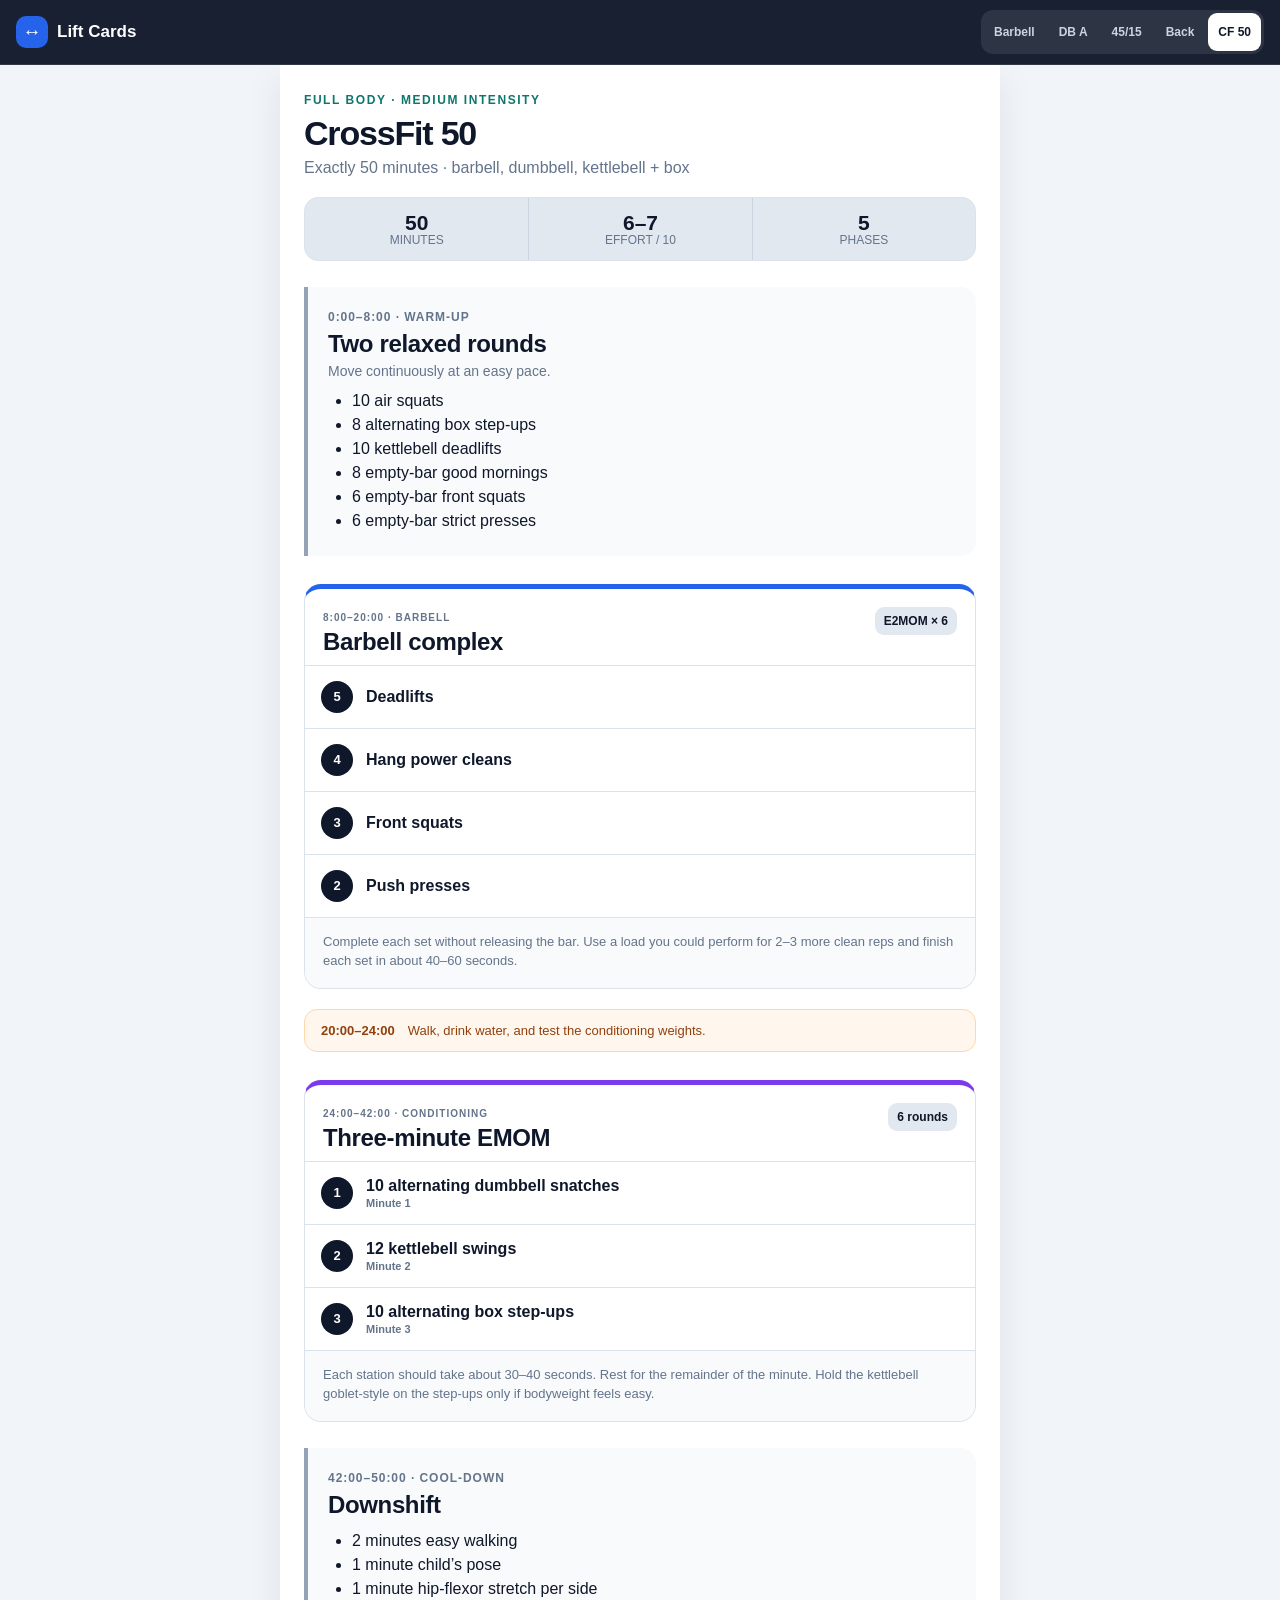
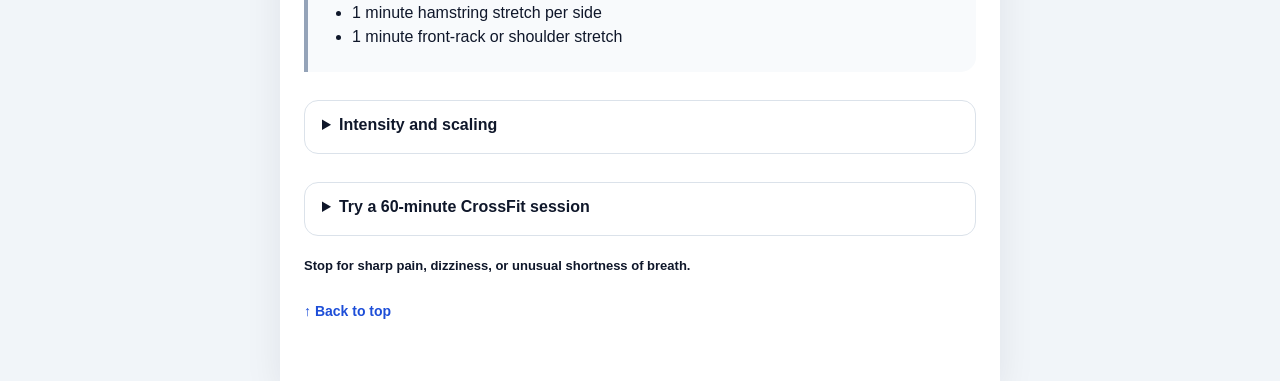
<file: crossfit.html>
<!doctype html>
<html lang="en">
<head>
  <meta charset="utf-8">
  <meta name="viewport" content="width=device-width, initial-scale=1, viewport-fit=cover">
  <meta name="theme-color" content="#0f172a">
  <meta name="apple-mobile-web-app-capable" content="yes">
  <meta name="apple-mobile-web-app-status-bar-style" content="black-translucent">
  <meta name="apple-mobile-web-app-title" content="Lift Cards">
  <title>CrossFit 50</title>
  <link rel="manifest" href="manifest.webmanifest">
  <link rel="apple-touch-icon" href="icons/apple-touch-icon.png">
  <link rel="stylesheet" href="styles.css">
  <script src="app.js" defer></script>
</head>
<body id="top" class="workout-page" data-page="crossfit">
  <header class="app-bar">
    <a class="brand" href="index.html" aria-label="Lift Cards home">
      <span class="brand-mark" aria-hidden="true">↔</span>
      <span>Lift Cards</span>
    </a>
    <nav class="workout-switcher" aria-label="Workouts">
      <a class="mobile-home" href="index.html">Home</a>
      <a href="barbell.html" data-page-link="barbell">Barbell</a>
      <a href="dumbbell.html" data-page-link="dumbbell">DB A</a>
      <a href="complex.html" data-page-link="complex">45/15</a>
      <a href="pull-core.html" data-page-link="pull-core">Back</a>
      <a href="crossfit.html" data-page-link="crossfit">CF 50</a>
    </nav>
  </header>

  <main class="workout-content complex-workout">
    <p class="eyebrow">FULL BODY · MEDIUM INTENSITY</p>
    <h1>CrossFit 50</h1>
    <p class="workout-deck">Exactly 50 minutes · barbell, dumbbell, kettlebell + box</p>

    <div class="format-strip" aria-label="Workout format">
      <span><strong>50</strong> minutes</span>
      <span><strong>6–7</strong> effort / 10</span>
      <span><strong>5</strong> phases</span>
    </div>

    <section class="timeline-section">
      <span class="section-time">0:00–8:00 · WARM-UP</span>
      <h2>Two relaxed rounds</h2>
      <p class="section-rule">Move continuously at an easy pace.</p>
      <ul class="compact-list">
        <li>10 air squats</li>
        <li>8 alternating box step-ups</li>
        <li>10 kettlebell deadlifts</li>
        <li>8 empty-bar good mornings</li>
        <li>6 empty-bar front squats</li>
        <li>6 empty-bar strict presses</li>
      </ul>
    </section>

    <section class="complex-block">
      <div class="block-heading">
        <div>
          <span class="block-label">8:00–20:00 · BARBELL</span>
          <h2>Barbell complex</h2>
        </div>
        <strong>E2MOM × 6</strong>
      </div>
      <div class="exercise-links">
        <div class="exercise-link">
          <div class="workout-movement"><span class="exercise-number">5</span><strong>Deadlifts</strong></div>
        </div>
        <div class="exercise-link">
          <div class="workout-movement"><span class="exercise-number">4</span><strong>Hang power cleans</strong></div>
        </div>
        <div class="exercise-link">
          <div class="workout-movement"><span class="exercise-number">3</span><strong>Front squats</strong></div>
        </div>
        <div class="exercise-link">
          <div class="workout-movement"><span class="exercise-number">2</span><strong>Push presses</strong></div>
        </div>
      </div>
      <p class="block-note">Complete each set without releasing the bar. Use a load you could perform for 2–3 more clean reps and finish each set in about 40–60 seconds.</p>
    </section>

    <div class="break-card"><strong>20:00–24:00</strong><span>Walk, drink water, and test the conditioning weights.</span></div>

    <section class="complex-block block-b">
      <div class="block-heading">
        <div>
          <span class="block-label">24:00–42:00 · CONDITIONING</span>
          <h2>Three-minute EMOM</h2>
        </div>
        <strong>6 rounds</strong>
      </div>
      <div class="exercise-links">
        <div class="exercise-link">
          <div class="workout-movement"><span class="exercise-number">1</span><strong>10 alternating dumbbell snatches <small>Minute 1</small></strong></div>
        </div>
        <div class="exercise-link">
          <div class="workout-movement"><span class="exercise-number">2</span><strong>12 kettlebell swings <small>Minute 2</small></strong></div>
        </div>
        <div class="exercise-link">
          <div class="workout-movement"><span class="exercise-number">3</span><strong>10 alternating box step-ups <small>Minute 3</small></strong></div>
        </div>
      </div>
      <p class="block-note">Each station should take about 30–40 seconds. Rest for the remainder of the minute. Hold the kettlebell goblet-style on the step-ups only if bodyweight feels easy.</p>
    </section>

    <section class="timeline-section">
      <span class="section-time">42:00–50:00 · COOL-DOWN</span>
      <h2>Downshift</h2>
      <ul class="compact-list">
        <li>2 minutes easy walking</li>
        <li>1 minute child’s pose</li>
        <li>1 minute hip-flexor stretch per side</li>
        <li>1 minute hamstring stretch per side</li>
        <li>1 minute front-rack or shoulder stretch</li>
      </ul>
    </section>

    <details class="workout-notes">
      <summary>Intensity and scaling</summary>
      <div>
        <p>Aim for RPE 6–7/10: steady breathing, clean technique, and no grinding reps.</p>
        <p>Reduce the load, reps, or box height if a station takes longer than 40 seconds or your technique starts to deteriorate.</p>
      </div>
    </details>

    <details class="workout-notes">
      <summary>Try a 60-minute CrossFit session</summary>
      <div><p><a href="crossfit-hour-1.html">1. Row &amp; Thruster</a><br><a href="crossfit-hour-2.html">2. Kettlebell Control</a><br><a href="crossfit-hour-3.html">3. Dumbbell Chipper</a><br><a href="crossfit-hour-4.html">4. Engine Intervals</a><br><a href="crossfit-hour-5.html">5. Press, Step &amp; Carry</a><br><a href="crossfit-hour-6.html">6. Full-Gym Sixes</a></p></div>
    </details>

    <p class="compact-safety">Stop for sharp pain, dizziness, or unusual shortness of breath.</p>
    <a class="back-to-top" href="#top">↑ Back to top</a>
  </main>
</body>
</html>
</file>
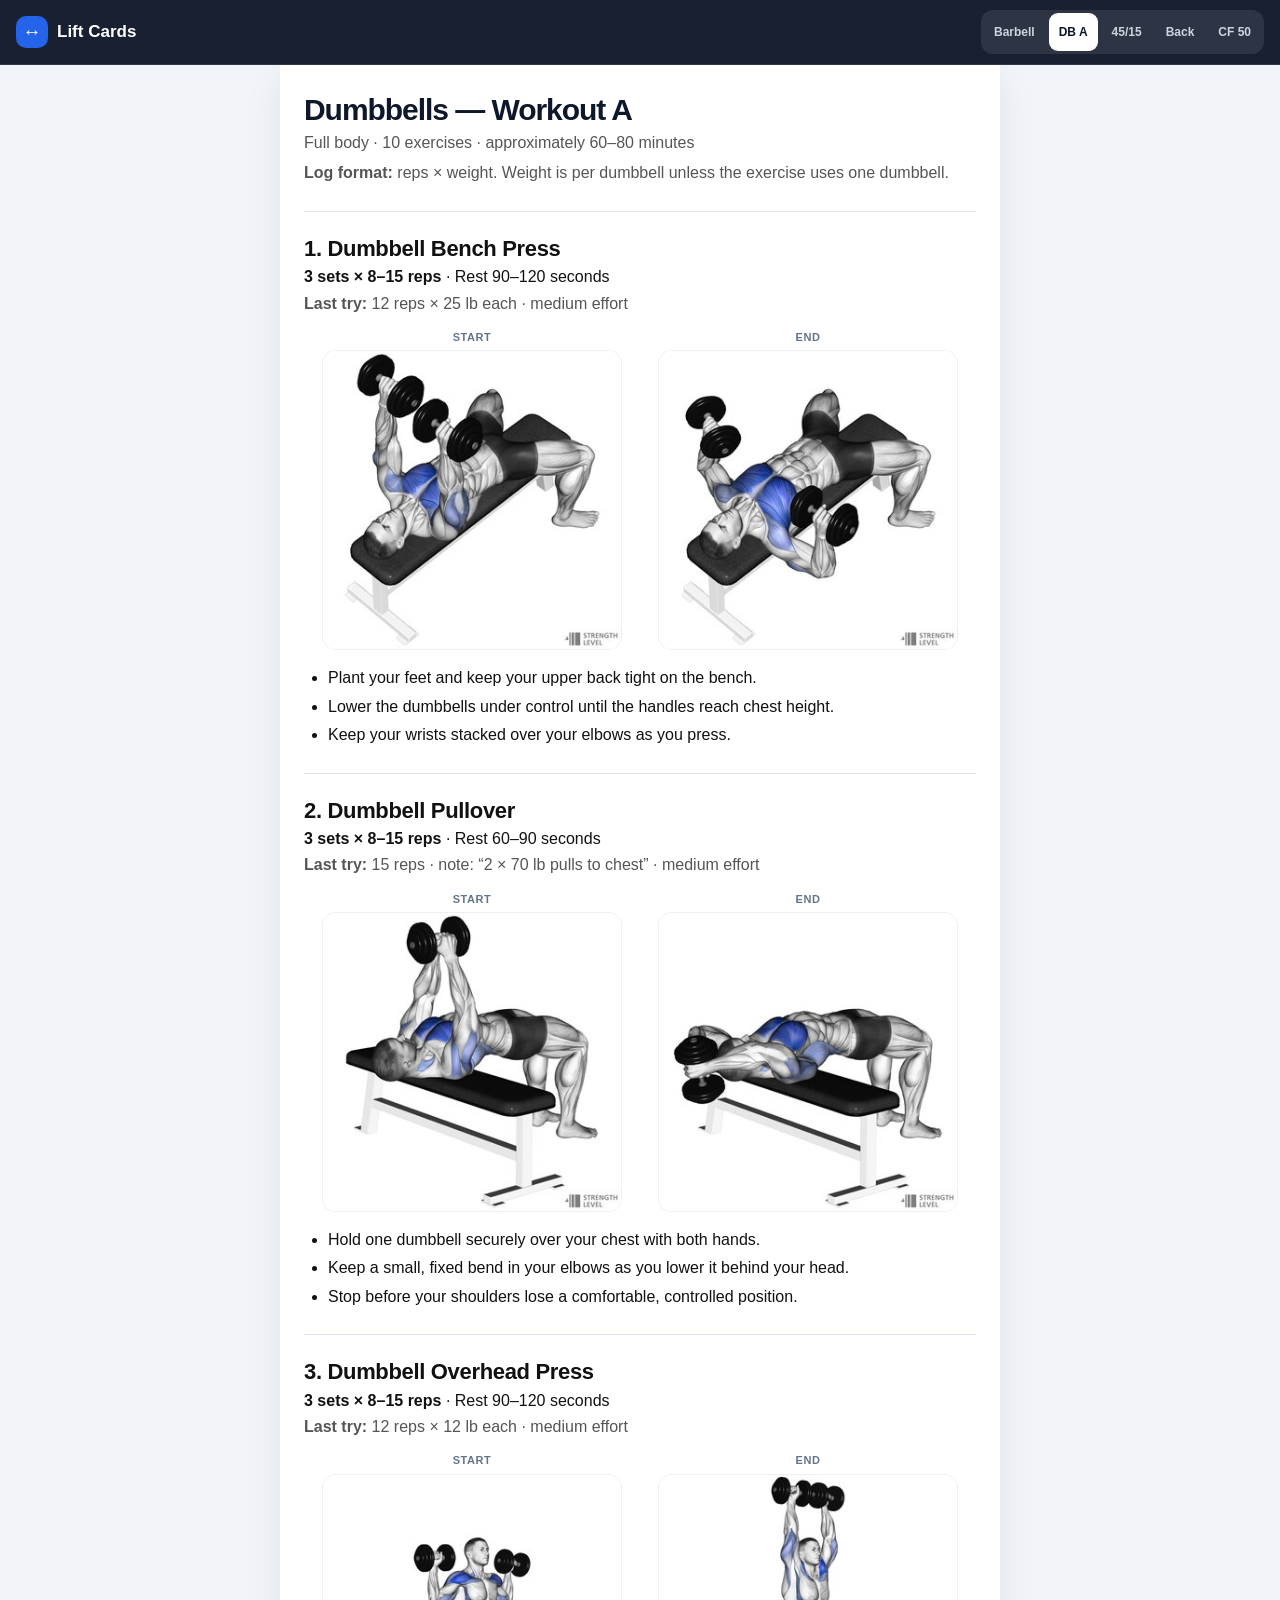
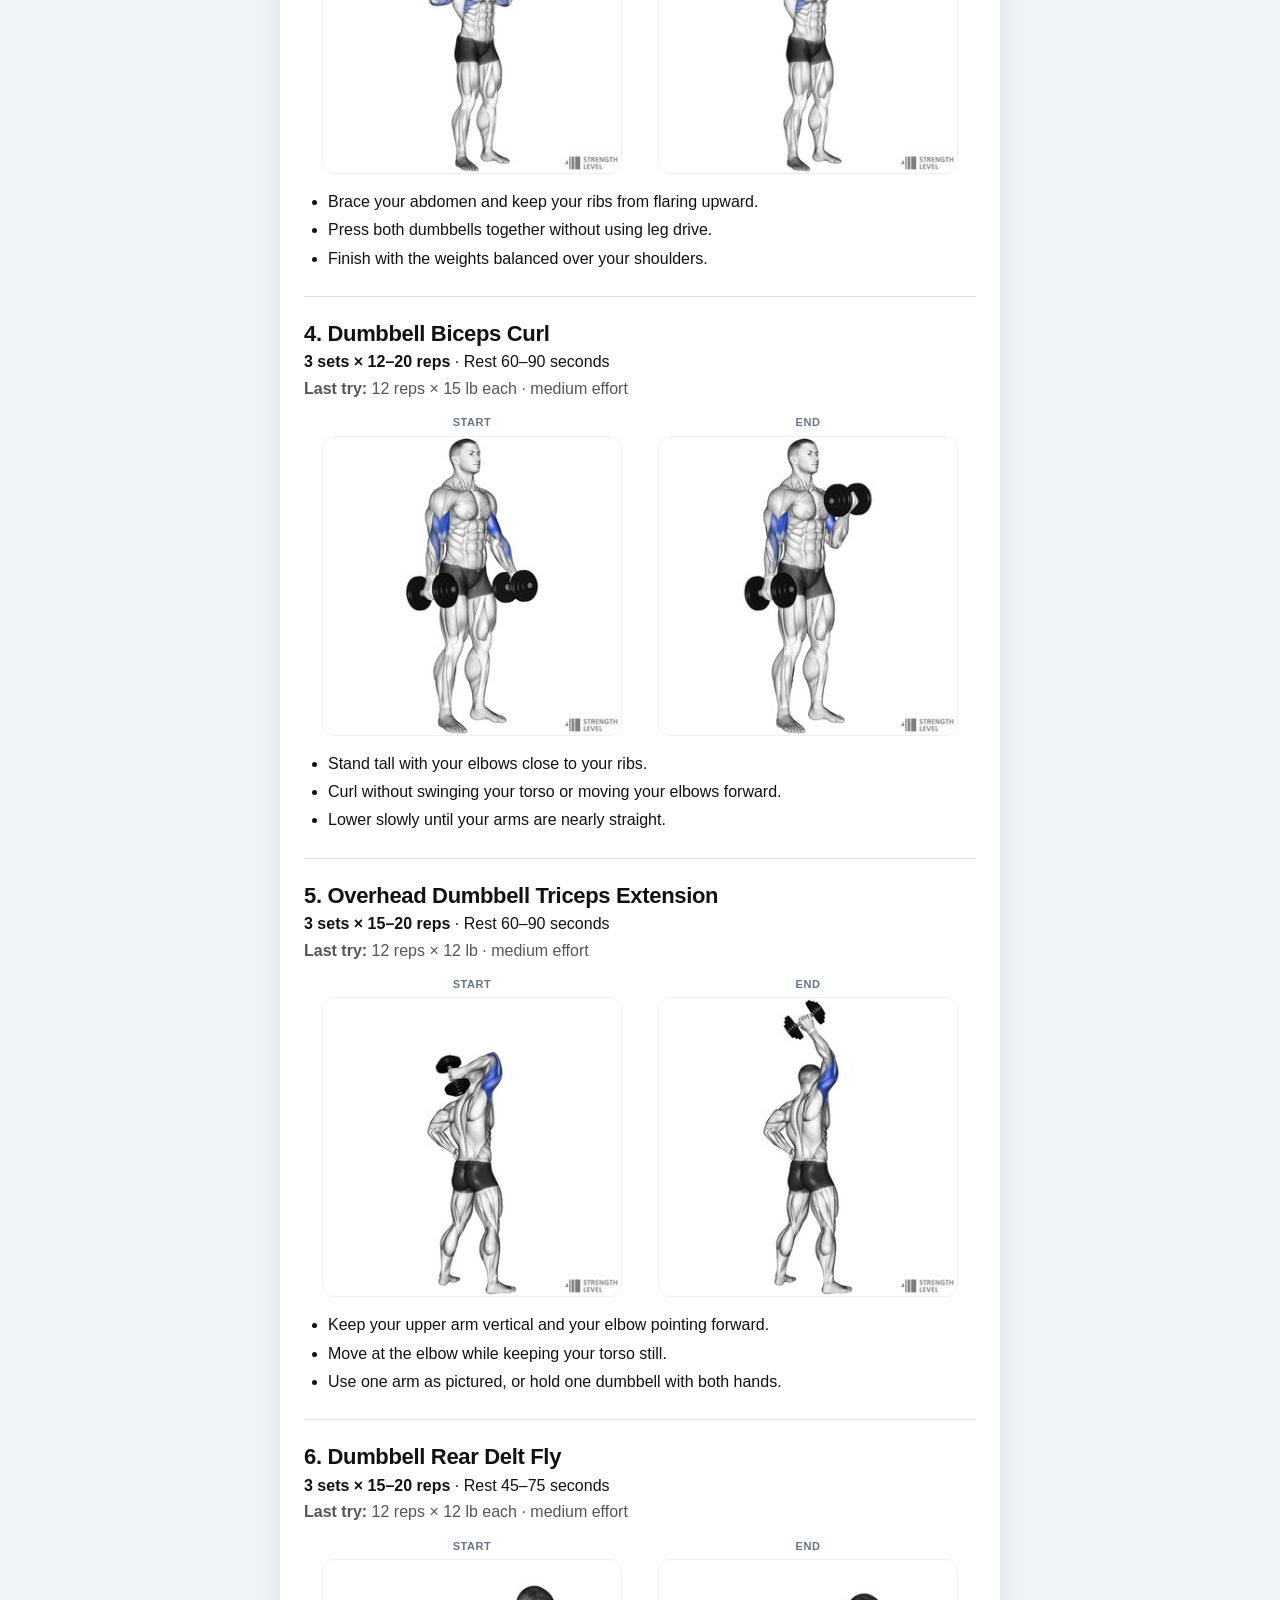
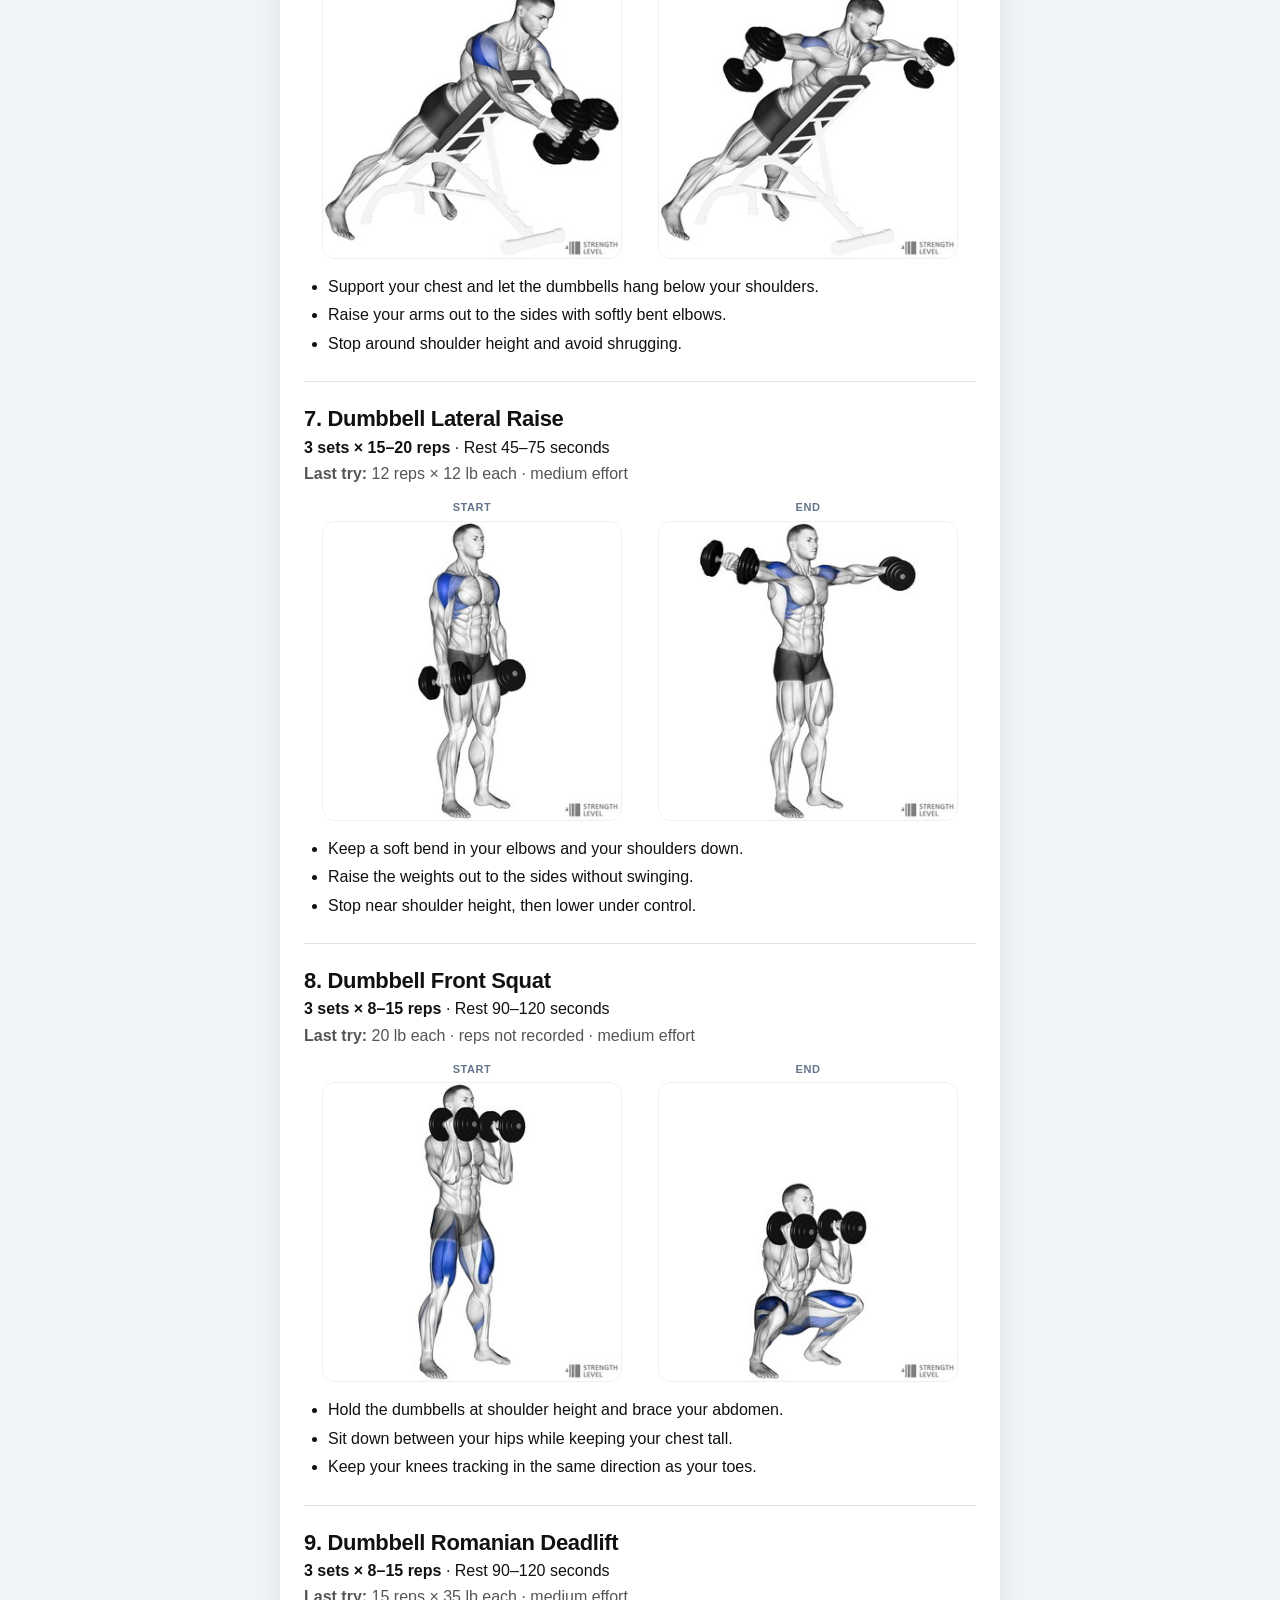
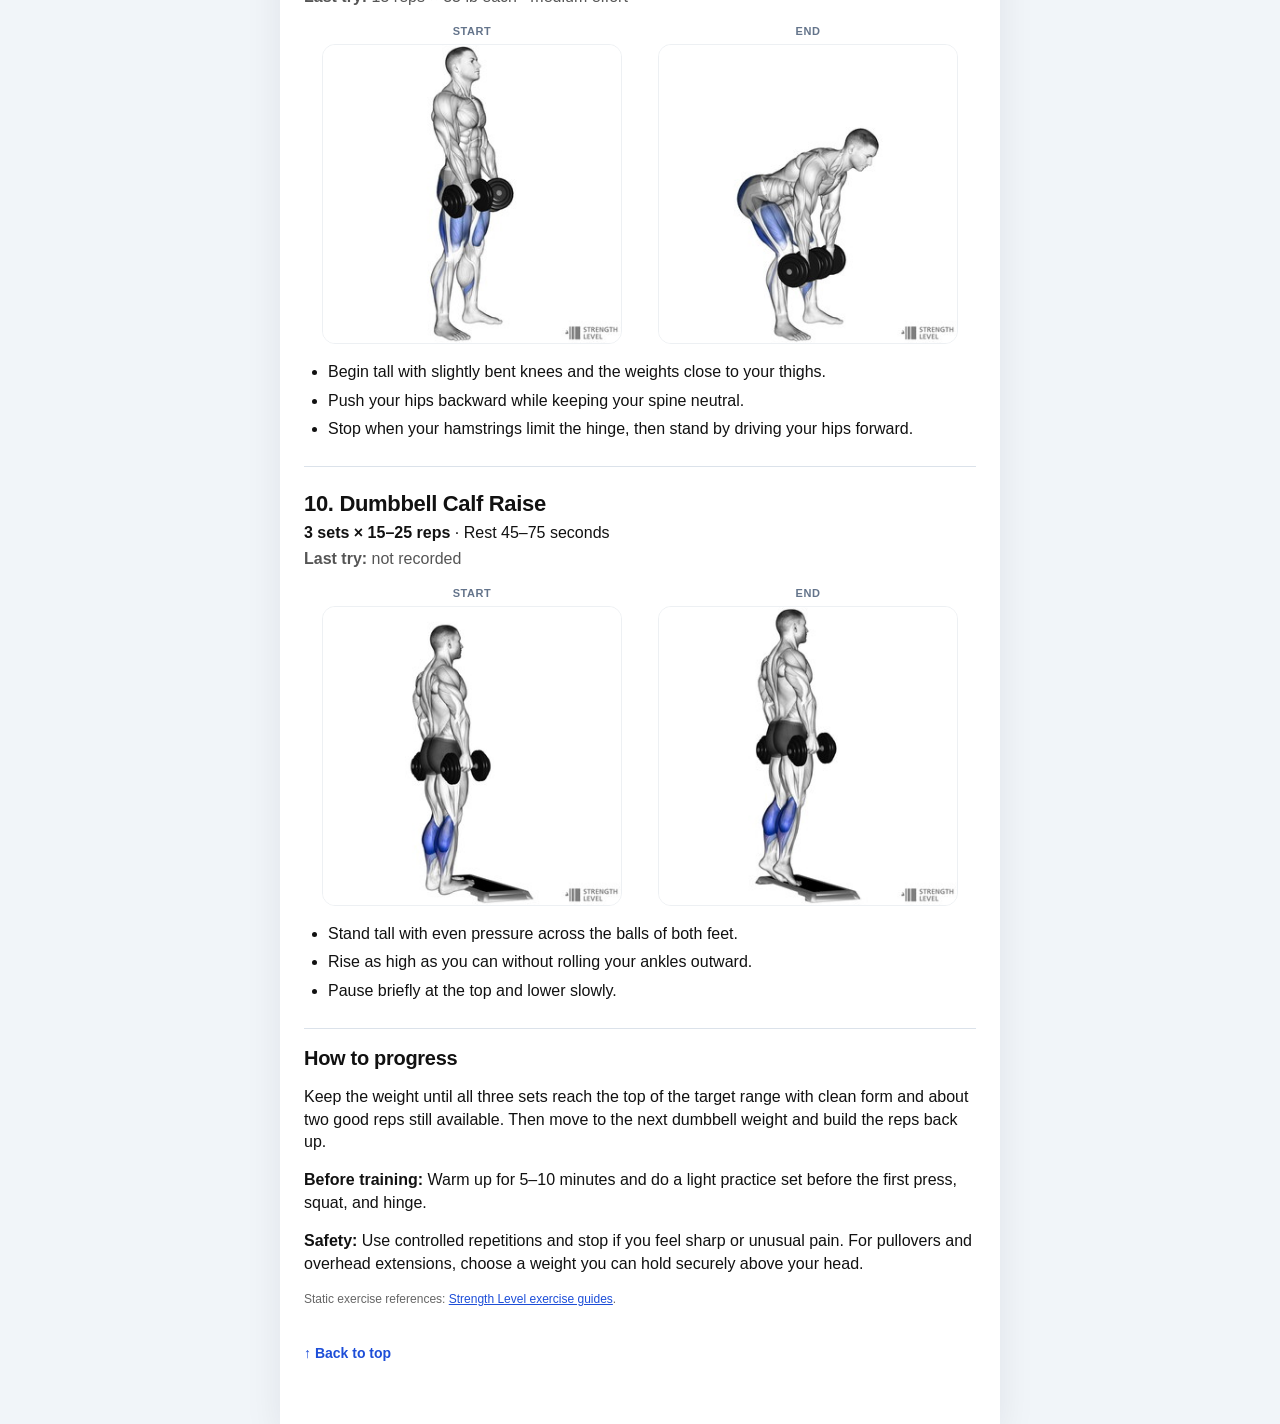
<file: dumbbell.html>
<!doctype html>
<html lang="en">
<head>
  <meta charset="utf-8">
  <meta name="viewport" content="width=device-width, initial-scale=1, viewport-fit=cover">
  <meta name="theme-color" content="#0f172a">
  <meta name="apple-mobile-web-app-capable" content="yes">
  <meta name="apple-mobile-web-app-status-bar-style" content="black-translucent">
  <meta name="apple-mobile-web-app-title" content="Lift Cards">
  <title>Dumbbells — Workout A</title>
  <link rel="manifest" href="manifest.webmanifest">
  <link rel="apple-touch-icon" href="icons/apple-touch-icon.png">
  <link rel="stylesheet" href="styles.css">
  <script src="app.js" defer></script>
</head>
<body id="top" class="workout-page" data-page="dumbbell" style="margin:0; padding:24px; background:#ffffff; color:#111111; font-family:-apple-system, BlinkMacSystemFont, Helvetica, Arial, sans-serif; line-height:1.4;">
  <header class="app-bar">
    <a class="brand" href="index.html" aria-label="Lift Cards home">
      <span class="brand-mark" aria-hidden="true">↔</span>
      <span>Lift Cards</span>
    </a>
    <nav class="workout-switcher" aria-label="Workouts">
      <a class="mobile-home" href="index.html">Home</a>
      <a href="barbell.html" data-page-link="barbell">Barbell</a>
      <a href="dumbbell.html" data-page-link="dumbbell">DB A</a>
      <a href="complex.html" data-page-link="complex">45/15</a>
      <a href="pull-core.html" data-page-link="pull-core">Back</a>
      <a href="crossfit.html" data-page-link="crossfit">CF 50</a>
    </nav>
  </header>
  <div class="workout-content" style="max-width:680px; margin:0 auto;">
    <h1 style="margin:0 0 6px; font-size:30px;">Dumbbells — Workout A</h1>
    <p style="margin:0 0 8px; color:#555555;">Full body · 10 exercises · approximately 60–80 minutes</p>
    <p style="margin:0 0 24px; color:#555555;"><strong>Log format:</strong> reps × weight. Weight is per dumbbell unless the exercise uses one dumbbell.</p>

    <hr>

    <h2 style="margin:24px 0 4px; font-size:22px;">1. Dumbbell Bench Press</h2>
    <p style="margin:0 0 4px;"><strong>3 sets × 8–15 reps</strong> · Rest 90–120 seconds</p>
    <p style="margin:0 0 10px; color:#555555;"><strong>Last try:</strong> 12 reps × 25 lb each · medium effort</p>
    <table role="presentation" width="100%" cellpadding="4" cellspacing="0">
      <tr>
        <td width="50%" align="center" valign="top"><strong>START</strong><br><img src="assets/dumbbell/dumbbell-bench-press-2.jpg" width="300" height="300" alt="Dumbbell bench press start position"></td>
        <td width="50%" align="center" valign="top"><strong>END</strong><br><img src="assets/dumbbell/dumbbell-bench-press-1.jpg" width="300" height="300" alt="Dumbbell bench press bottom position"></td>
      </tr>
    </table>
    <ul>
      <li>Plant your feet and keep your upper back tight on the bench.</li>
      <li>Lower the dumbbells under control until the handles reach chest height.</li>
      <li>Keep your wrists stacked over your elbows as you press.</li>
    </ul>

    <hr>

    <h2 style="margin:24px 0 4px; font-size:22px;">2. Dumbbell Pullover</h2>
    <p style="margin:0 0 4px;"><strong>3 sets × 8–15 reps</strong> · Rest 60–90 seconds</p>
    <p style="margin:0 0 10px; color:#555555;"><strong>Last try:</strong> 15 reps · note: “2 × 70 lb pulls to chest” · medium effort</p>
    <table role="presentation" width="100%" cellpadding="4" cellspacing="0">
      <tr>
        <td width="50%" align="center" valign="top"><strong>START</strong><br><img src="assets/dumbbell/dumbbell-pullover-1.jpg" width="300" height="300" alt="Dumbbell pullover start position over chest"></td>
        <td width="50%" align="center" valign="top"><strong>END</strong><br><img src="assets/dumbbell/dumbbell-pullover-2.jpg" width="300" height="300" alt="Dumbbell pullover stretched position"></td>
      </tr>
    </table>
    <ul>
      <li>Hold one dumbbell securely over your chest with both hands.</li>
      <li>Keep a small, fixed bend in your elbows as you lower it behind your head.</li>
      <li>Stop before your shoulders lose a comfortable, controlled position.</li>
    </ul>

    <hr>

    <h2 style="margin:24px 0 4px; font-size:22px;">3. Dumbbell Overhead Press</h2>
    <p style="margin:0 0 4px;"><strong>3 sets × 8–15 reps</strong> · Rest 90–120 seconds</p>
    <p style="margin:0 0 10px; color:#555555;"><strong>Last try:</strong> 12 reps × 12 lb each · medium effort</p>
    <table role="presentation" width="100%" cellpadding="4" cellspacing="0">
      <tr>
        <td width="50%" align="center" valign="top"><strong>START</strong><br><img src="assets/dumbbell/dumbbell-shoulder-press-1.jpg" width="300" height="300" alt="Dumbbell overhead press start position"></td>
        <td width="50%" align="center" valign="top"><strong>END</strong><br><img src="assets/dumbbell/dumbbell-shoulder-press-2.jpg" width="300" height="300" alt="Dumbbell overhead press lockout position"></td>
      </tr>
    </table>
    <ul>
      <li>Brace your abdomen and keep your ribs from flaring upward.</li>
      <li>Press both dumbbells together without using leg drive.</li>
      <li>Finish with the weights balanced over your shoulders.</li>
    </ul>

    <hr>

    <h2 style="margin:24px 0 4px; font-size:22px;">4. Dumbbell Biceps Curl</h2>
    <p style="margin:0 0 4px;"><strong>3 sets × 12–20 reps</strong> · Rest 60–90 seconds</p>
    <p style="margin:0 0 10px; color:#555555;"><strong>Last try:</strong> 12 reps × 15 lb each · medium effort</p>
    <table role="presentation" width="100%" cellpadding="4" cellspacing="0">
      <tr>
        <td width="50%" align="center" valign="top"><strong>START</strong><br><img src="assets/dumbbell/dumbbell-curl-1.jpg" width="300" height="300" alt="Dumbbell curl start position"></td>
        <td width="50%" align="center" valign="top"><strong>END</strong><br><img src="assets/dumbbell/dumbbell-curl-2.jpg" width="300" height="300" alt="Dumbbell curl top position"></td>
      </tr>
    </table>
    <ul>
      <li>Stand tall with your elbows close to your ribs.</li>
      <li>Curl without swinging your torso or moving your elbows forward.</li>
      <li>Lower slowly until your arms are nearly straight.</li>
    </ul>

    <hr>

    <h2 style="margin:24px 0 4px; font-size:22px;">5. Overhead Dumbbell Triceps Extension</h2>
    <p style="margin:0 0 4px;"><strong>3 sets × 15–20 reps</strong> · Rest 60–90 seconds</p>
    <p style="margin:0 0 10px; color:#555555;"><strong>Last try:</strong> 12 reps × 12 lb · medium effort</p>
    <table role="presentation" width="100%" cellpadding="4" cellspacing="0">
      <tr>
        <td width="50%" align="center" valign="top"><strong>START</strong><br><img src="assets/dumbbell/dumbbell-tricep-extension-1.jpg" width="300" height="300" alt="Overhead dumbbell triceps extension lowered position"></td>
        <td width="50%" align="center" valign="top"><strong>END</strong><br><img src="assets/dumbbell/dumbbell-tricep-extension-2.jpg" width="300" height="300" alt="Overhead dumbbell triceps extension lockout position"></td>
      </tr>
    </table>
    <ul>
      <li>Keep your upper arm vertical and your elbow pointing forward.</li>
      <li>Move at the elbow while keeping your torso still.</li>
      <li>Use one arm as pictured, or hold one dumbbell with both hands.</li>
    </ul>

    <hr>

    <h2 style="margin:24px 0 4px; font-size:22px;">6. Dumbbell Rear Delt Fly</h2>
    <p style="margin:0 0 4px;"><strong>3 sets × 15–20 reps</strong> · Rest 45–75 seconds</p>
    <p style="margin:0 0 10px; color:#555555;"><strong>Last try:</strong> 12 reps × 12 lb each · medium effort</p>
    <table role="presentation" width="100%" cellpadding="4" cellspacing="0">
      <tr>
        <td width="50%" align="center" valign="top"><strong>START</strong><br><img src="assets/dumbbell/dumbbell-reverse-fly-1.jpg" width="300" height="300" alt="Dumbbell rear delt fly start position"></td>
        <td width="50%" align="center" valign="top"><strong>END</strong><br><img src="assets/dumbbell/dumbbell-reverse-fly-2.jpg" width="300" height="300" alt="Dumbbell rear delt fly top position"></td>
      </tr>
    </table>
    <ul>
      <li>Support your chest and let the dumbbells hang below your shoulders.</li>
      <li>Raise your arms out to the sides with softly bent elbows.</li>
      <li>Stop around shoulder height and avoid shrugging.</li>
    </ul>

    <hr>

    <h2 style="margin:24px 0 4px; font-size:22px;">7. Dumbbell Lateral Raise</h2>
    <p style="margin:0 0 4px;"><strong>3 sets × 15–20 reps</strong> · Rest 45–75 seconds</p>
    <p style="margin:0 0 10px; color:#555555;"><strong>Last try:</strong> 12 reps × 12 lb each · medium effort</p>
    <table role="presentation" width="100%" cellpadding="4" cellspacing="0">
      <tr>
        <td width="50%" align="center" valign="top"><strong>START</strong><br><img src="assets/dumbbell/dumbbell-lateral-raise-1.jpg" width="300" height="300" alt="Dumbbell lateral raise start position"></td>
        <td width="50%" align="center" valign="top"><strong>END</strong><br><img src="assets/dumbbell/dumbbell-lateral-raise-2.jpg" width="300" height="300" alt="Dumbbell lateral raise shoulder-height position"></td>
      </tr>
    </table>
    <ul>
      <li>Keep a soft bend in your elbows and your shoulders down.</li>
      <li>Raise the weights out to the sides without swinging.</li>
      <li>Stop near shoulder height, then lower under control.</li>
    </ul>

    <hr>

    <h2 style="margin:24px 0 4px; font-size:22px;">8. Dumbbell Front Squat</h2>
    <p style="margin:0 0 4px;"><strong>3 sets × 8–15 reps</strong> · Rest 90–120 seconds</p>
    <p style="margin:0 0 10px; color:#555555;"><strong>Last try:</strong> 20 lb each · reps not recorded · medium effort</p>
    <table role="presentation" width="100%" cellpadding="4" cellspacing="0">
      <tr>
        <td width="50%" align="center" valign="top"><strong>START</strong><br><img src="assets/dumbbell/dumbbell-front-squat-1.jpg" width="300" height="300" alt="Dumbbell front squat standing position"></td>
        <td width="50%" align="center" valign="top"><strong>END</strong><br><img src="assets/dumbbell/dumbbell-front-squat-2.jpg" width="300" height="300" alt="Dumbbell front squat bottom position"></td>
      </tr>
    </table>
    <ul>
      <li>Hold the dumbbells at shoulder height and brace your abdomen.</li>
      <li>Sit down between your hips while keeping your chest tall.</li>
      <li>Keep your knees tracking in the same direction as your toes.</li>
    </ul>

    <hr>

    <h2 style="margin:24px 0 4px; font-size:22px;">9. Dumbbell Romanian Deadlift</h2>
    <p style="margin:0 0 4px;"><strong>3 sets × 8–15 reps</strong> · Rest 90–120 seconds</p>
    <p style="margin:0 0 10px; color:#555555;"><strong>Last try:</strong> 15 reps × 35 lb each · medium effort</p>
    <table role="presentation" width="100%" cellpadding="4" cellspacing="0">
      <tr>
        <td width="50%" align="center" valign="top"><strong>START</strong><br><img src="assets/dumbbell/dumbbell-romanian-deadlift-2.jpg" width="300" height="300" alt="Dumbbell Romanian deadlift standing position"></td>
        <td width="50%" align="center" valign="top"><strong>END</strong><br><img src="assets/dumbbell/dumbbell-romanian-deadlift-1.jpg" width="300" height="300" alt="Dumbbell Romanian deadlift hinge position"></td>
      </tr>
    </table>
    <ul>
      <li>Begin tall with slightly bent knees and the weights close to your thighs.</li>
      <li>Push your hips backward while keeping your spine neutral.</li>
      <li>Stop when your hamstrings limit the hinge, then stand by driving your hips forward.</li>
    </ul>

    <hr>

    <h2 style="margin:24px 0 4px; font-size:22px;">10. Dumbbell Calf Raise</h2>
    <p style="margin:0 0 4px;"><strong>3 sets × 15–25 reps</strong> · Rest 45–75 seconds</p>
    <p style="margin:0 0 10px; color:#555555;"><strong>Last try:</strong> not recorded</p>
    <table role="presentation" width="100%" cellpadding="4" cellspacing="0">
      <tr>
        <td width="50%" align="center" valign="top"><strong>START</strong><br><img src="assets/dumbbell/dumbbell-calf-raise-1.jpg" width="300" height="300" alt="Dumbbell calf raise start position"></td>
        <td width="50%" align="center" valign="top"><strong>END</strong><br><img src="assets/dumbbell/dumbbell-calf-raise-2.jpg" width="300" height="300" alt="Dumbbell calf raise top position"></td>
      </tr>
    </table>
    <ul>
      <li>Stand tall with even pressure across the balls of both feet.</li>
      <li>Rise as high as you can without rolling your ankles outward.</li>
      <li>Pause briefly at the top and lower slowly.</li>
    </ul>

    <hr>

    <h2 style="font-size:20px;">How to progress</h2>
    <p>Keep the weight until all three sets reach the top of the target range with clean form and about two good reps still available. Then move to the next dumbbell weight and build the reps back up.</p>
    <p><strong>Before training:</strong> Warm up for 5–10 minutes and do a light practice set before the first press, squat, and hinge.</p>
    <p><strong>Safety:</strong> Use controlled repetitions and stop if you feel sharp or unusual pain. For pullovers and overhead extensions, choose a weight you can hold securely above your head.</p>
    <p style="color:#666666; font-size:12px;">Static exercise references: <a href="https://strengthlevel.com/exercises/dumbbell-bench-press">Strength Level exercise guides</a>.</p>
    <a class="back-to-top" href="#top">↑ Back to top</a>
  </div>
</body>
</html>
</file>
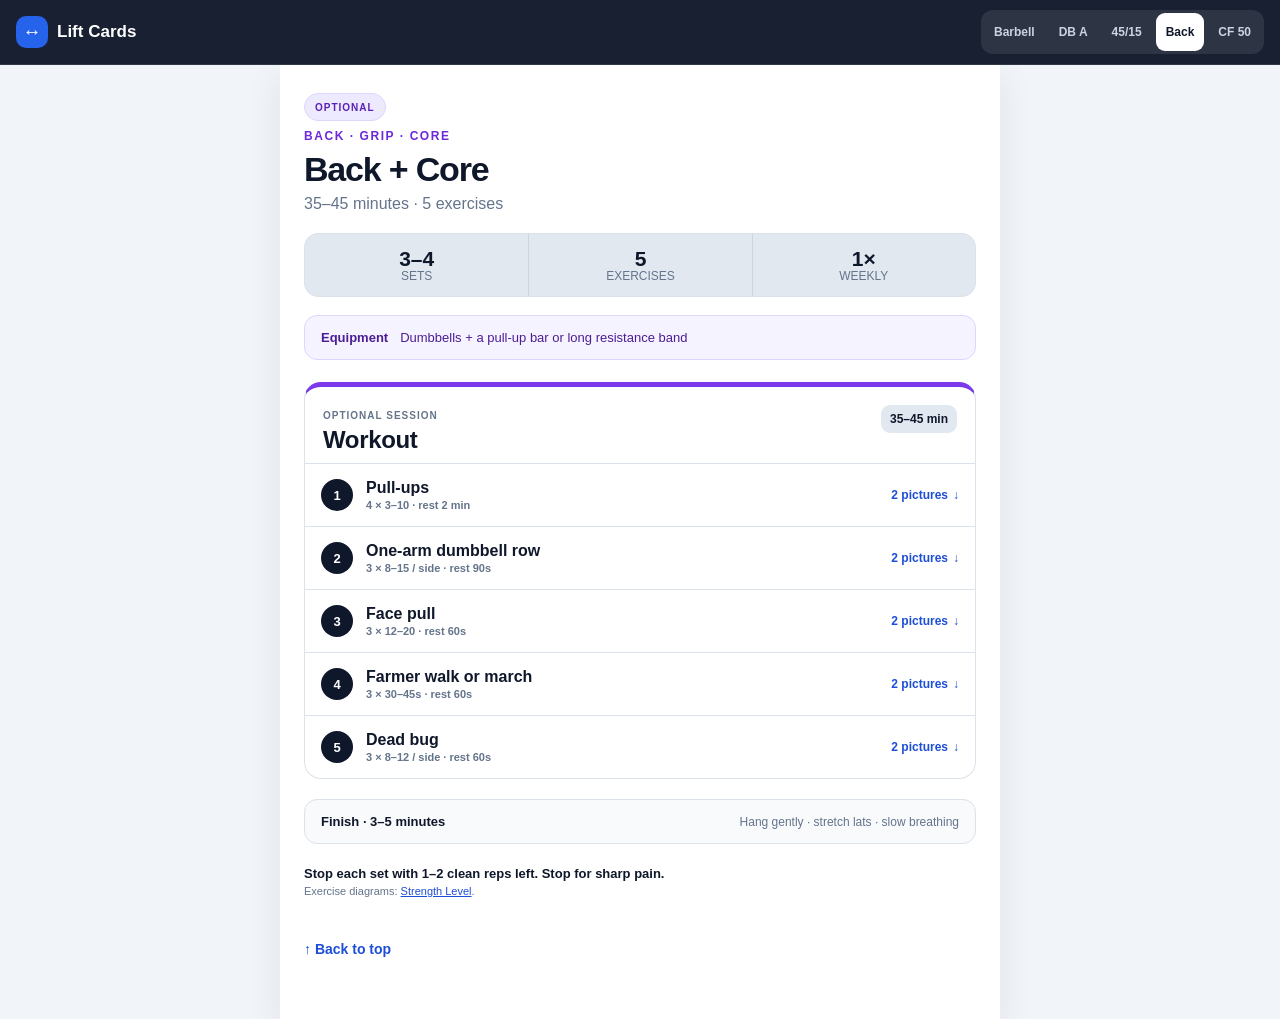
<file: pull-core.html>
<!doctype html>
<html lang="en">
<head>
  <meta charset="utf-8">
  <meta name="viewport" content="width=device-width, initial-scale=1, viewport-fit=cover">
  <meta name="theme-color" content="#0f172a">
  <meta name="apple-mobile-web-app-capable" content="yes">
  <meta name="apple-mobile-web-app-status-bar-style" content="black-translucent">
  <meta name="apple-mobile-web-app-title" content="Lift Cards">
  <title>Back + Core</title>
  <link rel="manifest" href="manifest.webmanifest">
  <link rel="apple-touch-icon" href="icons/apple-touch-icon.png">
  <link rel="stylesheet" href="styles.css">
  <script src="app.js" defer></script>
</head>
<body id="top" class="workout-page" data-page="pull-core">
  <header class="app-bar">
    <a class="brand" href="index.html" aria-label="Lift Cards home">
      <span class="brand-mark" aria-hidden="true">↔</span>
      <span>Lift Cards</span>
    </a>
    <nav class="workout-switcher" aria-label="Workouts">
      <a class="mobile-home" href="index.html">Home</a>
      <a href="barbell.html" data-page-link="barbell">Barbell</a>
      <a href="dumbbell.html" data-page-link="dumbbell">DB A</a>
      <a href="complex.html" data-page-link="complex">45/15</a>
      <a href="pull-core.html" data-page-link="pull-core">Back</a>
      <a href="crossfit.html" data-page-link="crossfit">CF 50</a>
    </nav>
  </header>

  <main class="workout-content pull-core-workout">
    <span class="page-badge">OPTIONAL</span>
    <p class="eyebrow">BACK · GRIP · CORE</p>
    <h1>Back + Core</h1>
    <p class="workout-deck">35–45 minutes · 5 exercises</p>

    <div class="format-strip" aria-label="Workout format">
      <span><strong>3–4</strong> sets</span>
      <span><strong>5</strong> exercises</span>
      <span><strong>1×</strong> weekly</span>
    </div>

    <section class="equipment-note">
      <strong>Equipment</strong>
      <span>Dumbbells + a pull-up bar or long resistance band</span>
    </section>

    <section class="complex-block pull-routine">
      <div class="block-heading">
        <div>
          <span class="block-label">OPTIONAL SESSION</span>
          <h2>Workout</h2>
        </div>
        <strong>35–45 min</strong>
      </div>

      <div class="exercise-links">
        <details class="exercise-link">
          <summary><span class="exercise-number">1</span><strong>Pull-ups <small>4 × 3–10 · rest 2 min</small></strong><span class="picture-link">2 pictures</span></summary>
          <div class="position-grid">
            <figure><figcaption>START</figcaption><img src="assets/pull-core/pull-ups-1.jpg" alt="Pull-up start position with arms extended"></figure>
            <figure><figcaption>END</figcaption><img src="assets/pull-core/pull-ups-2.jpg" alt="Pull-up end position with chin at the bar"></figure>
          </div>
          <p class="exercise-explanation"><strong>No pull-up bar?</strong> Anchor a long band overhead, kneel, and pull your elbows down toward your ribs for 8–15 reps.</p>
        </details>

        <details class="exercise-link">
          <summary><span class="exercise-number">2</span><strong>One-arm dumbbell row <small>3 × 8–15 / side · rest 90s</small></strong><span class="picture-link">2 pictures</span></summary>
          <div class="position-grid">
            <figure><figcaption>START</figcaption><img src="assets/complex/row-start.jpg" alt="One-arm dumbbell row start position"></figure>
            <figure><figcaption>END</figcaption><img src="assets/complex/row-end.jpg" alt="One-arm dumbbell row end position"></figure>
          </div>
        </details>

        <details class="exercise-link">
          <summary><span class="exercise-number">3</span><strong>Face pull <small>3 × 12–20 · rest 60s</small></strong><span class="picture-link">2 pictures</span></summary>
          <div class="position-grid">
            <figure><figcaption>START</figcaption><img src="assets/pull-core/face-pull-1.jpg" alt="Face pull start position"></figure>
            <figure><figcaption>END</figcaption><img src="assets/pull-core/face-pull-2.jpg" alt="Face pull end position"></figure>
          </div>
          <p class="exercise-explanation">The picture uses a cable. A band anchored at eye level works too. Pull toward your face with elbows high.</p>
        </details>

        <details class="exercise-link">
          <summary><span class="exercise-number">4</span><strong>Farmer walk or march <small>3 × 30–45s · rest 60s</small></strong><span class="picture-link">2 pictures</span></summary>
          <div class="position-grid">
            <figure><figcaption>START</figcaption><img src="assets/pull-core/farmers-walk-1.jpg" alt="Farmer walk first step"></figure>
            <figure><figcaption>NEXT STEP</figcaption><img src="assets/pull-core/farmers-walk-2.jpg" alt="Farmer walk next step"></figure>
          </div>
          <p class="exercise-explanation">Hold a heavy dumbbell in each hand. Walk, or march in place, while staying tall without leaning.</p>
        </details>

        <details class="exercise-link">
          <summary><span class="exercise-number">5</span><strong>Dead bug <small>3 × 8–12 / side · rest 60s</small></strong><span class="picture-link">2 pictures</span></summary>
          <div class="position-grid">
            <figure><figcaption>START</figcaption><img src="assets/pull-core/dead-bug-1.jpg" alt="Dead bug start position"></figure>
            <figure><figcaption>END</figcaption><img src="assets/pull-core/dead-bug-2.jpg" alt="Dead bug extended position"></figure>
          </div>
          <p class="exercise-explanation">Press your lower back into the floor. Slowly lower the opposite arm and leg, return, then switch sides.</p>
        </details>
      </div>
    </section>

    <section class="mini-phase">
      <strong>Finish · 3–5 minutes</strong>
      <span>Hang gently · stretch lats · slow breathing</span>
    </section>

    <p class="compact-safety">Stop each set with 1–2 clean reps left. Stop for sharp pain.</p>
    <p class="image-credit">Exercise diagrams: <a href="https://strengthlevel.com/exercises" target="_blank" rel="noopener">Strength Level</a>.</p>
    <a class="back-to-top" href="#top">↑ Back to top</a>
  </main>
</body>
</html>
</file>
<file: styles.css>
:root {
  color-scheme: light;
  --ink: #0f172a;
  --muted: #64748b;
  --line: #dbe2ea;
  --surface: #ffffff;
  --canvas: #f1f5f9;
  --blue: #2563eb;
  --blue-dark: #1d4ed8;
  --orange: #ea580c;
  --radius: 20px;
  font-family: -apple-system, BlinkMacSystemFont, "SF Pro Text", "Helvetica Neue", Arial, sans-serif;
}

* {
  box-sizing: border-box;
}

html {
  background: var(--canvas);
  scroll-behavior: smooth;
  -webkit-text-size-adjust: 100%;
}

body {
  margin: 0;
  color: var(--ink);
  background: var(--canvas);
}

a {
  color: inherit;
}

.app-bar {
  position: sticky;
  z-index: 20;
  top: 0;
  display: flex;
  align-items: center;
  justify-content: space-between;
  min-height: calc(58px + env(safe-area-inset-top));
  padding: calc(10px + env(safe-area-inset-top)) max(16px, env(safe-area-inset-right)) 10px max(16px, env(safe-area-inset-left));
  color: #ffffff;
  background: rgba(15, 23, 42, 0.96);
  border-bottom: 1px solid rgba(255, 255, 255, 0.1);
  -webkit-backdrop-filter: blur(16px);
  backdrop-filter: blur(16px);
}

.brand {
  display: inline-flex;
  flex: 0 0 auto;
  align-items: center;
  gap: 9px;
  min-height: 44px;
  color: #ffffff;
  font-size: 17px;
  font-weight: 750;
  text-decoration: none;
}

.brand-mark {
  display: grid;
  width: 32px;
  height: 32px;
  flex: 0 0 32px;
  place-items: center;
  border-radius: 10px;
  background: var(--blue);
  font-size: 19px;
  font-weight: 900;
}

.offline-label {
  color: #cbd5e1;
  font-size: 12px;
  font-weight: 700;
  letter-spacing: 0.04em;
  text-transform: uppercase;
}

.home-content {
  width: min(760px, 100%);
  margin: 0 auto;
  padding: 34px max(18px, env(safe-area-inset-right)) calc(40px + env(safe-area-inset-bottom)) max(18px, env(safe-area-inset-left));
}

.hero {
  margin-bottom: 26px;
}

.hero .eyebrow {
  margin: 0 0 8px;
  color: var(--blue);
  font-size: 12px;
  font-weight: 800;
  letter-spacing: 0.14em;
}

.hero h1 {
  margin: 0 0 10px;
  font-size: clamp(34px, 9vw, 48px);
  line-height: 1.02;
  letter-spacing: -0.045em;
}

.hero > p:last-child {
  max-width: 560px;
  margin: 0;
  color: var(--muted);
  font-size: 17px;
  line-height: 1.5;
}

.workout-grid {
  display: grid;
  gap: 16px;
}

.workout-card {
  position: relative;
  display: flex;
  min-height: 250px;
  flex-direction: column;
  align-items: flex-start;
  overflow: hidden;
  padding: 24px;
  color: #ffffff;
  border-radius: var(--radius);
  text-decoration: none;
  box-shadow: 0 16px 35px rgba(15, 23, 42, 0.13);
  -webkit-tap-highlight-color: transparent;
}

.workout-card::after {
  position: absolute;
  right: -48px;
  bottom: -74px;
  width: 220px;
  height: 220px;
  border: 32px solid rgba(255, 255, 255, 0.09);
  border-radius: 50%;
  content: "";
}

.barbell-card {
  background: linear-gradient(140deg, #1e3a8a, #2563eb);
}

.dumbbell-card {
  background: linear-gradient(140deg, #7c2d12, #ea580c);
}

.complex-card {
  background: linear-gradient(140deg, #065f46, #0d9488);
}

.pull-card {
  background: linear-gradient(140deg, #312e81, #7c3aed);
}

.crossfit-card {
  background: linear-gradient(140deg, #9a3412, #dc2626);
}

.workout-card > .optional-badge {
  position: absolute;
  z-index: 2;
  top: 18px;
  right: 18px;
  padding: 6px 9px;
  color: #ffffff;
  background: rgba(255, 255, 255, 0.16);
  border: 1px solid rgba(255, 255, 255, 0.42);
  border-radius: 999px;
  font-size: 10px;
  font-weight: 850;
  letter-spacing: 0.1em;
}

.timer-card-icon {
  display: inline-flex;
  padding: 7px 10px;
  border: 2px solid rgba(255, 255, 255, 0.9);
  border-radius: 9px;
  font-size: 16px;
  letter-spacing: 0.04em;
}

.card-icon {
  margin-bottom: 25px;
  font-size: 25px;
  font-weight: 900;
  letter-spacing: -0.13em;
}

.card-kicker {
  margin-bottom: 7px;
  color: rgba(255, 255, 255, 0.76);
  font-size: 11px;
  font-weight: 800;
  letter-spacing: 0.13em;
}

.workout-card > strong {
  position: relative;
  z-index: 1;
  margin-bottom: 5px;
  font-size: 25px;
  line-height: 1.15;
  letter-spacing: -0.025em;
}

.workout-card > span {
  position: relative;
  z-index: 1;
}

.exercise-preview {
  max-width: 78%;
  margin-top: 12px;
  color: rgba(255, 255, 255, 0.74);
  font-size: 13px;
  line-height: 1.4;
}

.open-workout {
  display: inline-flex;
  align-items: center;
  gap: 8px;
  min-height: 44px;
  margin-top: auto;
  padding-top: 20px;
  font-size: 15px;
  font-weight: 750;
}

.install-card {
  display: flex;
  gap: 14px;
  margin-top: 22px;
  padding: 18px;
  background: var(--surface);
  border: 1px solid var(--line);
  border-radius: 16px;
}

.install-icon {
  display: grid;
  width: 38px;
  height: 38px;
  flex: 0 0 38px;
  place-items: center;
  color: #ffffff;
  background: var(--ink);
  border-radius: 11px;
  font-size: 25px;
  line-height: 1;
}

.install-card strong {
  font-size: 15px;
}

.install-card p {
  margin: 4px 0 0;
  color: var(--muted);
  font-size: 14px;
  line-height: 1.45;
}

.workout-page {
  padding: 0 !important;
  background: var(--canvas) !important;
}

.workout-page .app-bar {
  gap: 12px;
}

.workout-switcher {
  display: flex;
  flex: 0 0 auto;
  gap: 4px;
  margin-left: auto;
  padding: 3px;
  background: rgba(255, 255, 255, 0.09);
  border-radius: 12px;
}

.workout-switcher a {
  display: grid;
  min-width: 44px;
  min-height: 38px;
  padding: 0 10px;
  place-items: center;
  color: #cbd5e1;
  border-radius: 9px;
  font-size: 12px;
  font-weight: 750;
  text-decoration: none;
}

.workout-switcher a.active {
  color: var(--ink);
  background: #ffffff;
}

.mobile-home {
  display: none !important;
}

.workout-content {
  width: min(720px, 100%);
  max-width: 720px !important;
  min-height: 100vh;
  margin: 0 auto !important;
  padding: 28px 24px calc(48px + env(safe-area-inset-bottom));
  background: var(--surface);
  box-shadow: 0 12px 35px rgba(15, 23, 42, 0.08);
}

.workout-content > h1 {
  color: var(--ink);
  line-height: 1.1;
  letter-spacing: -0.035em;
}

.workout-content h2 {
  scroll-margin-top: 88px;
  line-height: 1.2;
  letter-spacing: -0.015em;
}

.workout-content hr {
  height: 1px;
  margin: 26px 0 0;
  background: var(--line);
  border: 0;
}

.workout-content table {
  width: 100%;
  table-layout: fixed;
}

.workout-content td {
  width: 50% !important;
  padding: 5px !important;
  color: var(--muted);
  font-size: 11px;
  letter-spacing: 0.05em;
}

.workout-content img {
  display: block;
  width: 100% !important;
  max-width: 300px;
  height: auto !important;
  margin: 5px auto 0;
  background: #ffffff;
  border: 1px solid #edf0f3;
  border-radius: 13px;
}

.workout-content ul {
  margin: 12px 0 0;
  padding-left: 24px;
}

.workout-content li {
  margin: 6px 0;
}

.workout-content a {
  color: var(--blue-dark);
}

.back-to-top {
  display: inline-flex;
  min-height: 44px;
  align-items: center;
  margin-top: 12px;
  color: var(--blue-dark);
  font-size: 14px;
  font-weight: 700;
  text-decoration: none;
}

.complex-workout > .eyebrow {
  margin: 0 0 8px;
  color: #0f766e;
  font-size: 12px;
  font-weight: 800;
  letter-spacing: 0.13em;
}

.complex-workout > h1 {
  margin: 0 0 7px;
  font-size: 34px;
}

.workout-deck {
  margin: 0 0 20px;
  color: var(--muted);
  font-size: 16px;
}

.format-strip {
  display: grid;
  grid-template-columns: repeat(3, 1fr);
  overflow: hidden;
  margin-bottom: 18px;
  background: #e2e8f0;
  border: 1px solid var(--line);
  border-radius: 14px;
}

.format-strip span {
  display: flex;
  min-height: 62px;
  flex-direction: column;
  align-items: center;
  justify-content: center;
  color: var(--muted);
  font-size: 12px;
  text-transform: uppercase;
}

.format-strip span + span {
  border-left: 1px solid #cbd5e1;
}

.format-strip strong {
  color: var(--ink);
  font-size: 21px;
  line-height: 1;
}

.interval-timer {
  position: sticky;
  z-index: 12;
  top: calc(64px + env(safe-area-inset-top));
  display: flex;
  align-items: center;
  justify-content: space-between;
  gap: 18px;
  margin: 0 0 22px;
  padding: 14px 16px;
  color: #ffffff;
  background: var(--ink);
  border-radius: 17px;
  box-shadow: 0 12px 28px rgba(15, 23, 42, 0.2);
  transition: background 180ms ease;
}

.interval-timer[data-phase="work"] {
  background: #047857;
}

.interval-timer[data-phase="rest"] {
  background: #c2410c;
}

.timer-readout {
  display: grid;
  grid-template-columns: auto auto;
  align-items: baseline;
  gap: 0 12px;
}

.timer-readout > span {
  color: rgba(255, 255, 255, 0.75);
  font-size: 11px;
  font-weight: 800;
  letter-spacing: 0.12em;
}

.timer-readout > strong {
  grid-row: span 2;
  font-size: 38px;
  line-height: 1;
  font-variant-numeric: tabular-nums;
  letter-spacing: -0.04em;
}

.timer-readout small {
  color: rgba(255, 255, 255, 0.72);
  font-size: 11px;
}

.timer-actions {
  display: flex;
  gap: 7px;
}

.timer-actions button {
  min-width: 68px;
  min-height: 44px;
  padding: 0 13px;
  color: var(--ink);
  background: #ffffff;
  border: 0;
  border-radius: 11px;
  font: inherit;
  font-size: 14px;
  font-weight: 800;
}

.timer-actions .timer-reset {
  min-width: 44px;
  color: #ffffff;
  background: rgba(255, 255, 255, 0.14);
}

.loading-guide {
  margin-bottom: 26px;
  padding: 19px;
  background: #f8fafc;
  border: 1px solid var(--line);
  border-radius: 17px;
}

.loading-guide h2 {
  margin: 0 0 13px;
  font-size: 19px;
}

.loading-guide > p {
  margin: 14px 0 0;
  color: var(--muted);
  font-size: 14px;
}

.load-grid {
  display: grid;
  grid-template-columns: repeat(3, 1fr);
  gap: 8px;
}

.load-grid div {
  display: flex;
  min-height: 82px;
  flex-direction: column;
  justify-content: center;
  padding: 10px;
  background: #ffffff;
  border: 1px solid var(--line);
  border-radius: 12px;
}

.load-grid strong {
  font-size: 13px;
}

.load-grid span {
  margin-top: 3px;
  color: var(--muted);
  font-size: 12px;
}

.timeline-section {
  margin: 26px 0;
  padding: 20px;
  background: #f8fafc;
  border-left: 4px solid #94a3b8;
  border-radius: 0 15px 15px 0;
}

.timeline-section h2 {
  margin: 5px 0 4px;
}

.section-time {
  color: var(--muted);
  font-size: 12px;
  font-weight: 800;
  letter-spacing: 0.08em;
}

.section-rule {
  margin: 0 0 13px;
  color: var(--muted);
  font-size: 14px;
}

.compact-list {
  margin: 12px 0 0 !important;
}

.complex-block {
  overflow: hidden;
  margin: 28px 0 20px;
  border: 1px solid var(--line);
  border-top: 5px solid var(--blue);
  border-radius: 17px;
}

.block-b {
  border-top-color: #7c3aed;
}

.block-c {
  border-top-color: #ea580c;
}

.block-heading {
  display: flex;
  align-items: flex-start;
  justify-content: space-between;
  gap: 14px;
  padding: 18px 18px 8px;
}

.block-heading h2 {
  margin: 3px 0 0;
  font-size: 24px;
}

.block-heading > strong {
  flex: 0 0 auto;
  padding: 7px 9px;
  color: var(--ink);
  background: #e2e8f0;
  border-radius: 9px;
  font-size: 12px;
}

.block-label {
  color: var(--muted);
  font-size: 10px;
  font-weight: 850;
  letter-spacing: 0.1em;
}

.weight-strip {
  display: grid;
  grid-template-columns: repeat(3, 1fr);
  gap: 7px;
  margin-bottom: 20px;
}

.weight-strip span {
  display: grid;
  min-height: 54px;
  place-content: center;
  color: var(--muted);
  background: #f8fafc;
  border: 1px solid var(--line);
  border-radius: 11px;
  font-size: 12px;
  text-align: center;
}

.weight-strip strong {
  color: var(--ink);
  font-size: 16px;
}

.mini-phase {
  display: flex;
  align-items: center;
  justify-content: space-between;
  gap: 12px;
  margin: 20px 0;
  padding: 14px 16px;
  background: #f8fafc;
  border: 1px solid var(--line);
  border-radius: 13px;
}

.mini-phase strong {
  font-size: 13px;
}

.mini-phase span {
  color: var(--muted);
  font-size: 12px;
  text-align: right;
}

.exercise-links {
  border-top: 1px solid var(--line);
}

.exercise-link + .exercise-link {
  border-top: 1px solid var(--line);
}

.exercise-link summary {
  display: grid;
  min-height: 62px;
  grid-template-columns: 34px minmax(0, 1fr) auto;
  align-items: center;
  gap: 11px;
  padding: 10px 16px;
  cursor: pointer;
  list-style: none;
  -webkit-tap-highlight-color: transparent;
}

.workout-movement {
  display: grid;
  min-height: 62px;
  grid-template-columns: 34px minmax(0, 1fr);
  align-items: center;
  gap: 11px;
  padding: 10px 16px;
}

.block-note {
  margin: 0;
  padding: 14px 18px 17px;
  color: var(--muted);
  background: #f8fafc;
  border-top: 1px solid var(--line);
  font-size: 13px;
  line-height: 1.5;
}

.exercise-link summary::-webkit-details-marker {
  display: none;
}

.exercise-link[open] summary {
  background: #f8fafc;
}

.exercise-number {
  display: grid;
  width: 32px;
  height: 32px;
  place-items: center;
  color: #ffffff;
  background: var(--ink);
  border-radius: 50%;
  font-size: 13px;
  font-weight: 800;
}

.exercise-link strong {
  font-size: 16px;
}

.exercise-link strong small {
  display: block;
  margin-top: 2px;
  color: var(--muted);
  font-size: 11px;
  font-weight: 650;
}

.picture-link {
  color: var(--blue-dark);
  font-size: 12px;
  font-weight: 750;
  white-space: nowrap;
}

.picture-link::after {
  display: inline-block;
  margin-left: 5px;
  content: "↓";
  transition: transform 160ms ease;
}

.exercise-link[open] .picture-link::after {
  transform: rotate(180deg);
}

.position-grid {
  display: grid;
  grid-template-columns: 1fr 1fr;
  gap: 8px;
  padding: 10px 12px 14px;
  background: #f8fafc;
  border-top: 1px solid var(--line);
}

.position-grid.single-position {
  grid-template-columns: minmax(0, 1fr);
}

.position-grid.single-position img {
  max-width: 400px;
}

.position-grid.technique-strip img {
  max-width: 720px;
}

.position-grid figure {
  margin: 0;
}

.position-grid figcaption {
  margin-bottom: 4px;
  color: var(--muted);
  font-size: 10px;
  font-weight: 800;
  letter-spacing: 0.08em;
  text-align: center;
}

.position-grid img {
  margin-top: 0;
}

.compact-safety {
  margin: 22px 0 4px;
  color: var(--ink);
  font-size: 13px;
  font-weight: 700;
}

.image-credit {
  margin: 0 0 18px;
  color: var(--muted);
  font-size: 11px;
}

.pull-core-workout > .eyebrow {
  margin: 8px 0 8px;
  color: #6d28d9;
  font-size: 12px;
  font-weight: 800;
  letter-spacing: 0.13em;
}

.pull-core-workout > h1 {
  margin: 0 0 7px;
  font-size: 34px;
}

.page-badge {
  display: inline-flex;
  min-height: 28px;
  align-items: center;
  padding: 0 10px;
  color: #5b21b6;
  background: #ede9fe;
  border: 1px solid #ddd6fe;
  border-radius: 999px;
  font-size: 10px;
  font-weight: 850;
  letter-spacing: 0.1em;
}

.equipment-note {
  display: flex;
  align-items: center;
  gap: 12px;
  margin: 0 0 22px;
  padding: 14px 16px;
  color: #4c1d95;
  background: #f5f3ff;
  border: 1px solid #ddd6fe;
  border-radius: 13px;
}

.equipment-note strong {
  flex: 0 0 auto;
  font-size: 13px;
}

.equipment-note span {
  font-size: 13px;
}

.pull-routine {
  margin-top: 22px;
  border-top-color: #7c3aed;
}

.exercise-explanation {
  margin: 0;
  padding: 0 16px 15px 61px;
  color: var(--muted);
  background: #f8fafc;
  font-size: 13px;
  line-height: 1.45;
}

.exercise-explanation strong {
  color: var(--ink);
  font-size: inherit;
}

.break-card {
  display: flex;
  align-items: center;
  gap: 13px;
  margin: 20px 0;
  padding: 13px 16px;
  color: #92400e;
  background: #fff7ed;
  border: 1px solid #fed7aa;
  border-radius: 13px;
}

.break-card strong {
  flex: 0 0 auto;
  font-size: 13px;
}

.break-card span {
  font-size: 13px;
}

.workout-notes {
  margin-top: 28px;
  border: 1px solid var(--line);
  border-radius: 14px;
}

.workout-notes summary {
  min-height: 52px;
  padding: 15px 17px;
  cursor: pointer;
  font-weight: 750;
}

.workout-notes > div {
  padding: 0 17px 8px;
  color: var(--muted);
}

.workout-notes p {
  margin: 0 0 12px;
}

@media (min-width: 700px) {
  .workout-grid {
    grid-template-columns: 1fr 1fr;
  }

  .home-content {
    padding-top: 55px;
  }

  .complex-card,
  .pull-card {
    min-height: 250px;
  }
}

@media (max-width: 600px) {
  .workout-page .brand {
    display: none;
  }

  .workout-page .workout-switcher {
    width: 100%;
    margin-left: 0;
  }

  .workout-page .workout-switcher a {
    flex: 1 1 0;
    min-width: 0;
    padding: 0 6px;
    font-size: 11px;
  }

  .workout-page .mobile-home {
    display: grid !important;
  }
}

@media (max-width: 480px) {
  .offline-label {
    display: none;
  }

  .workout-content {
    padding: 24px 15px calc(42px + env(safe-area-inset-bottom));
  }

  .workout-content > h1 {
    font-size: 29px !important;
  }

  .workout-content h2 {
    font-size: 20px !important;
  }

  .workout-content td {
    padding: 3px !important;
  }

  .complex-workout {
    padding-right: 13px;
    padding-left: 13px;
  }

  .complex-workout > h1 {
    font-size: 30px !important;
  }

  .interval-timer {
    gap: 9px;
    padding: 12px;
  }

  .timer-readout {
    gap: 0 8px;
  }

  .timer-readout > strong {
    font-size: 33px;
  }

  .timer-actions button {
    min-width: 58px;
    padding: 0 10px;
  }

  .timer-actions .timer-reset {
    min-width: 42px;
  }

  .load-grid {
    grid-template-columns: 1fr;
  }

  .load-grid div {
    min-height: 62px;
  }

  .block-heading {
    align-items: center;
  }

  .block-heading h2 {
    font-size: 21px !important;
  }

  .exercise-link summary {
    padding-right: 12px;
    padding-left: 12px;
  }

  .mini-phase {
    align-items: flex-start;
    flex-direction: column;
    gap: 3px;
  }

  .mini-phase span {
    text-align: left;
  }

  .equipment-note {
    align-items: flex-start;
    flex-direction: column;
    gap: 3px;
  }

  .exercise-explanation {
    padding-right: 12px;
    padding-left: 57px;
  }
}

@media (display-mode: standalone) {
  .install-card {
    display: none;
  }
}

@media print {
  .app-bar,
  .install-card,
  .back-to-top {
    display: none !important;
  }

  .workout-content {
    box-shadow: none;
  }
}
</file>
